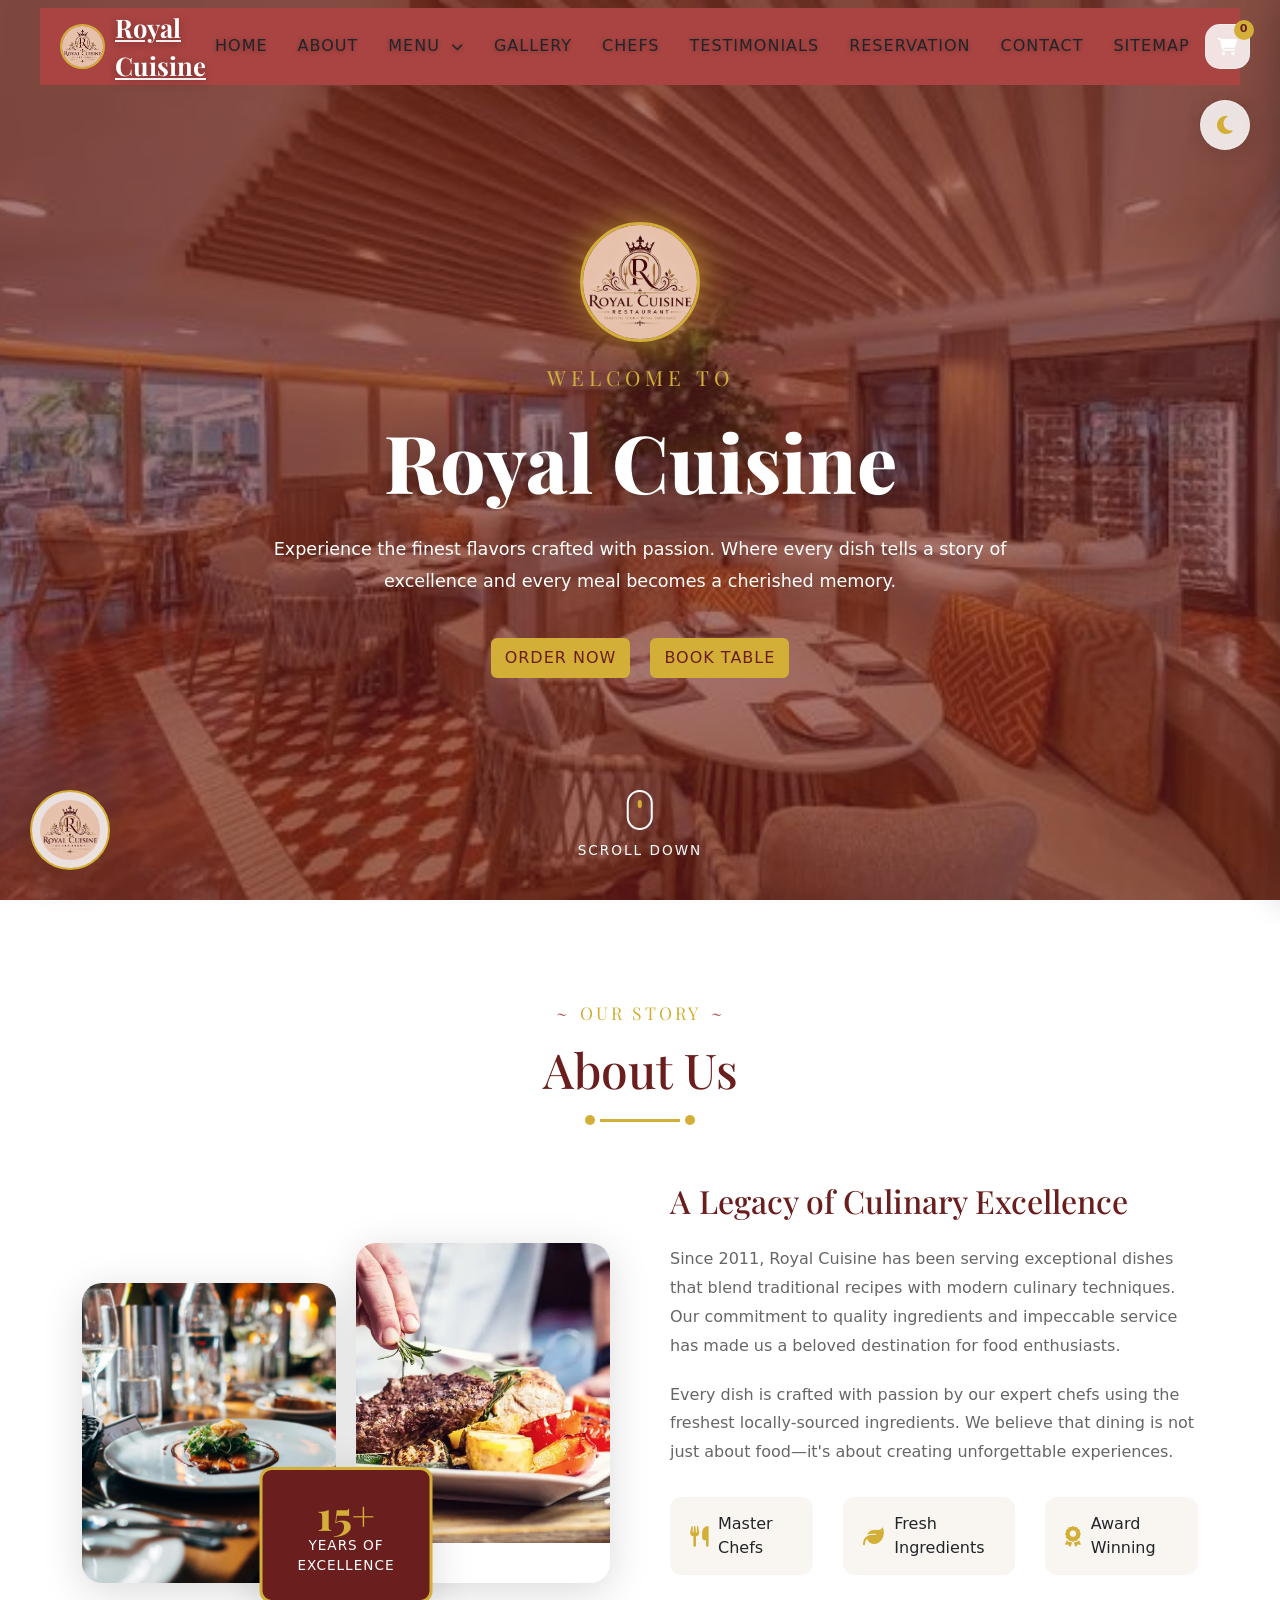
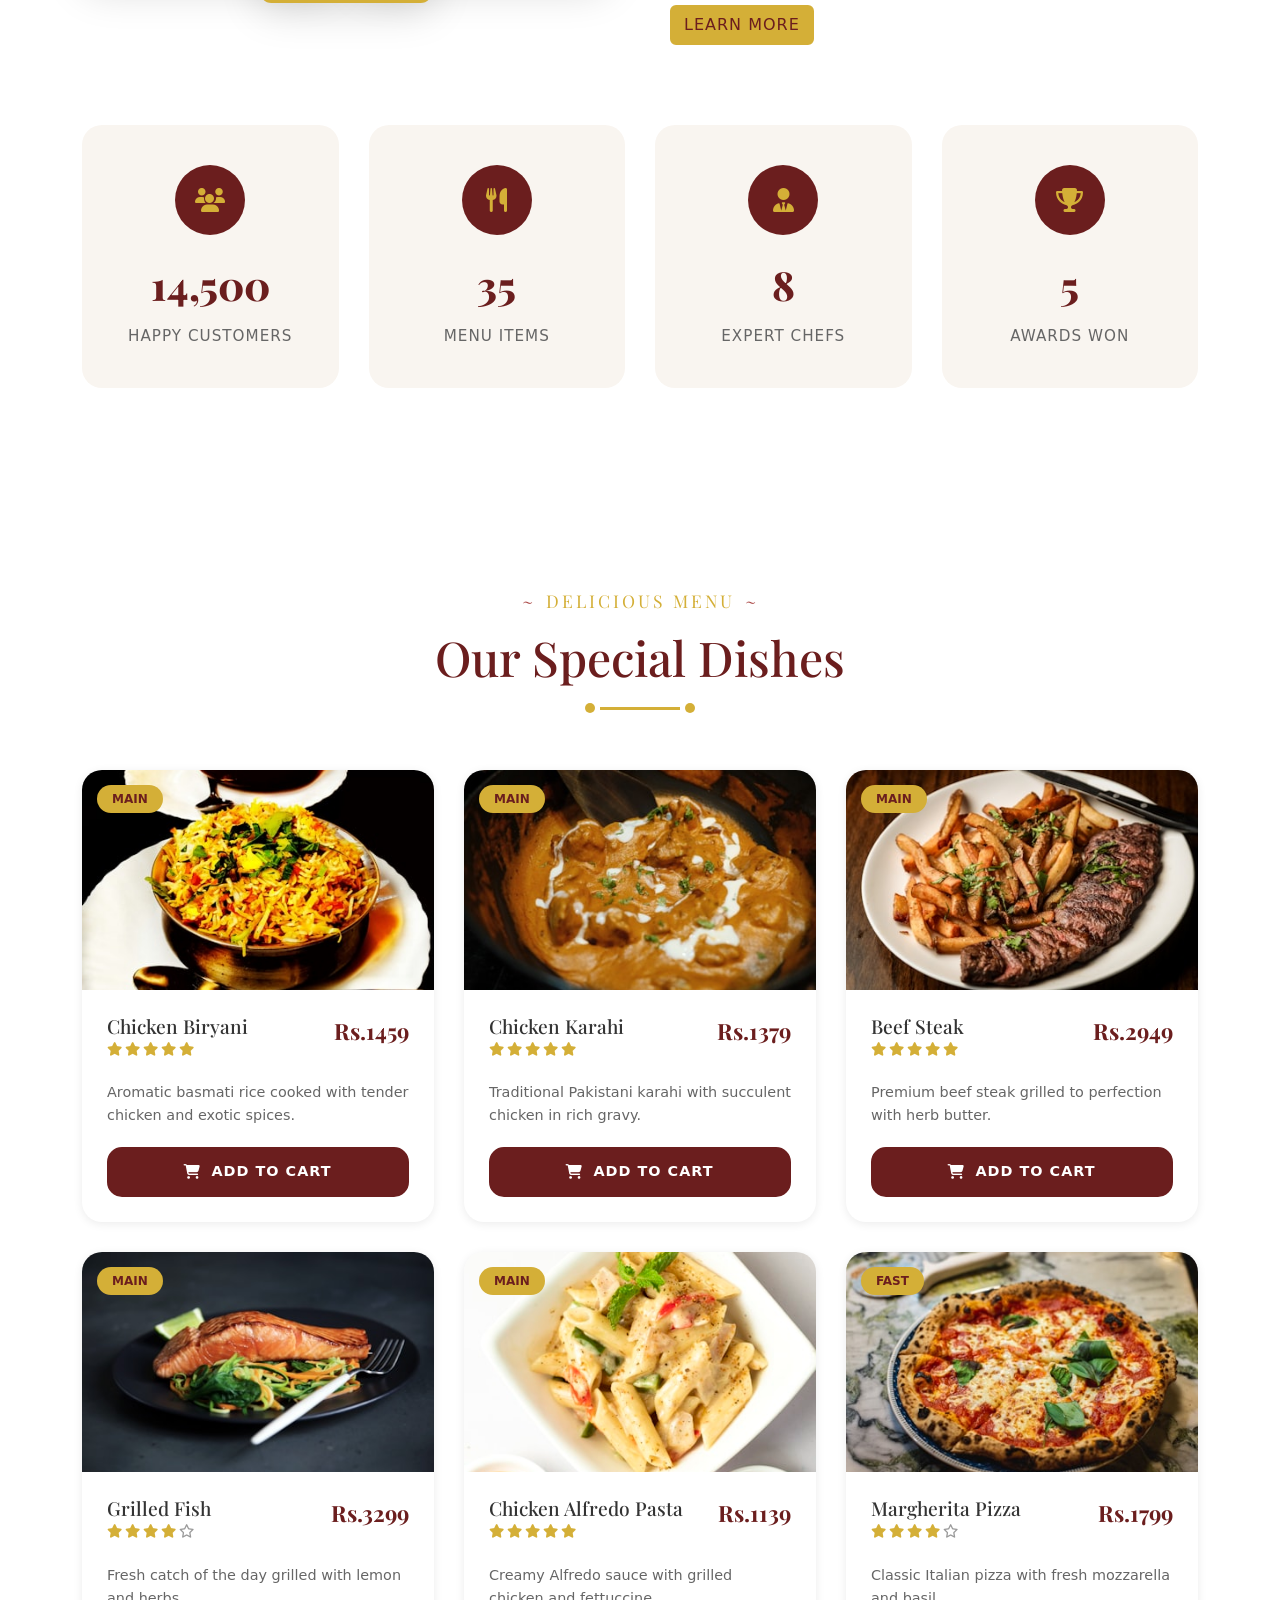
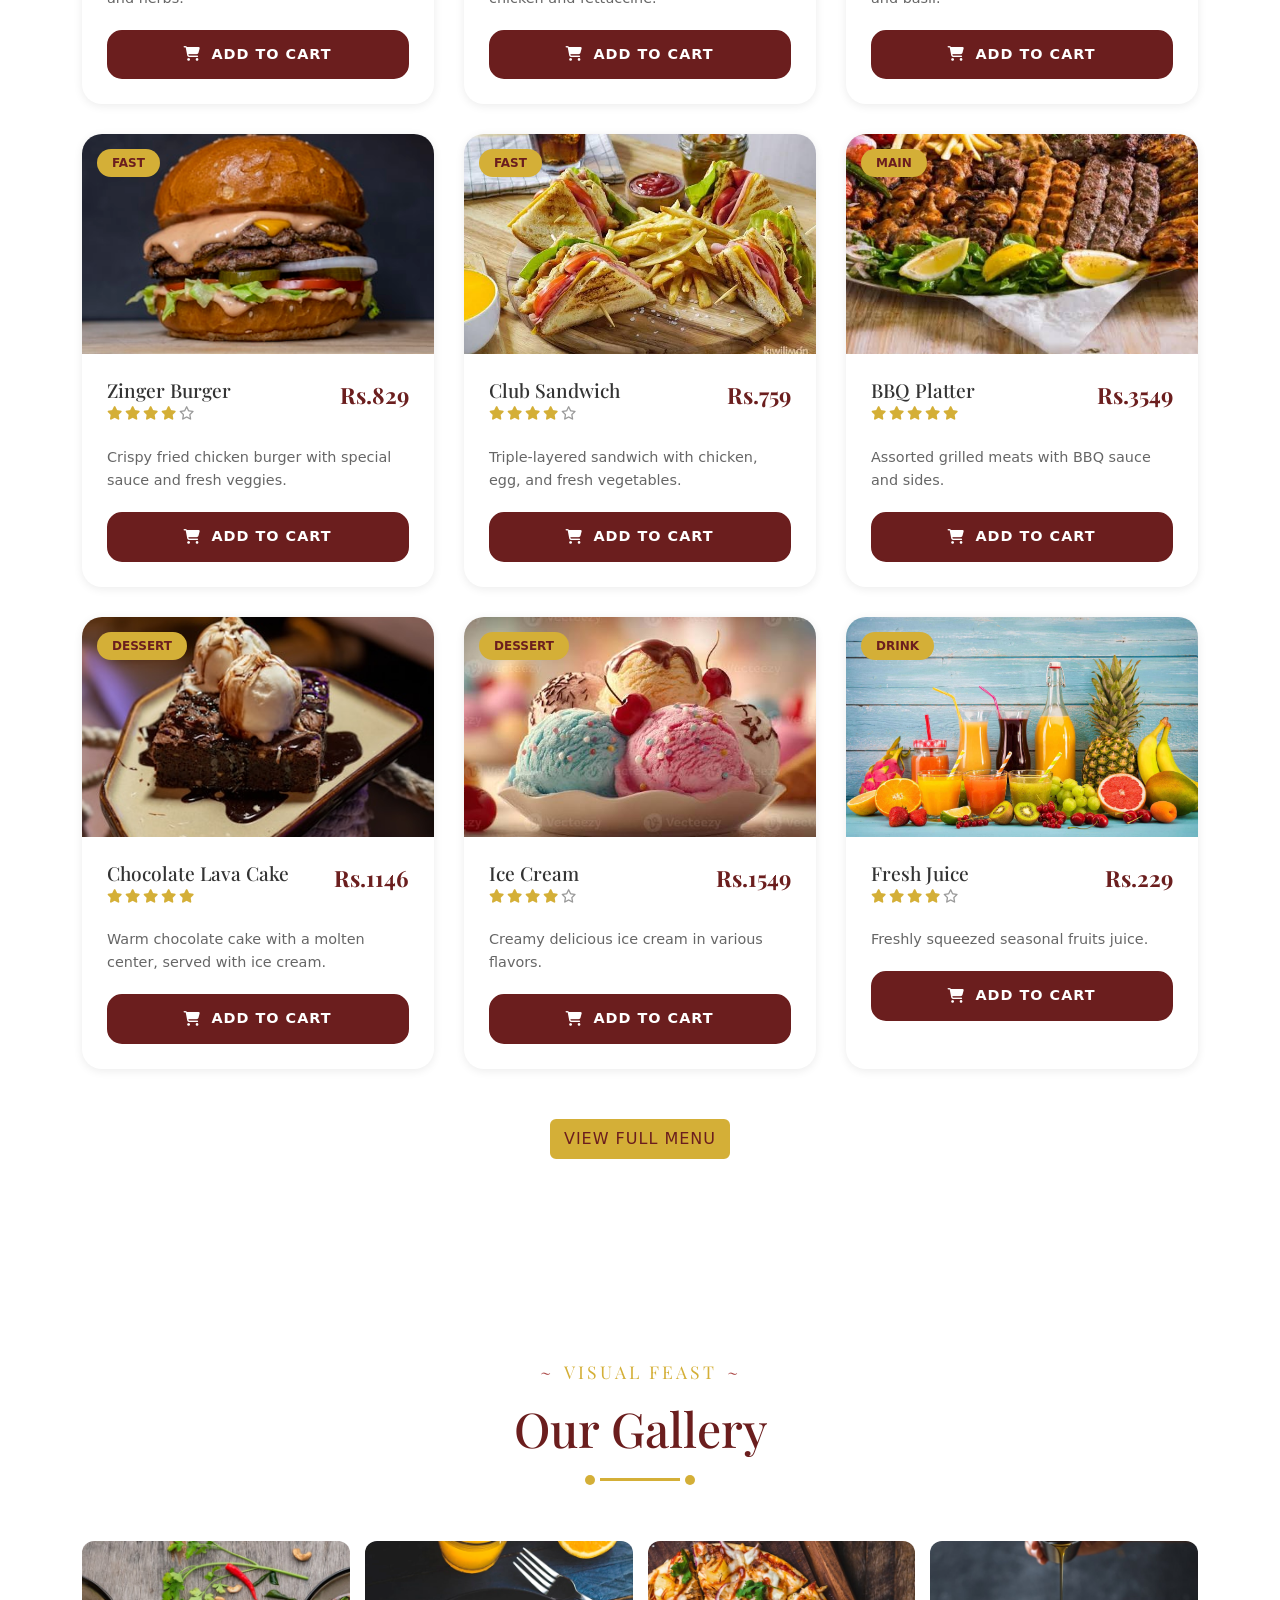
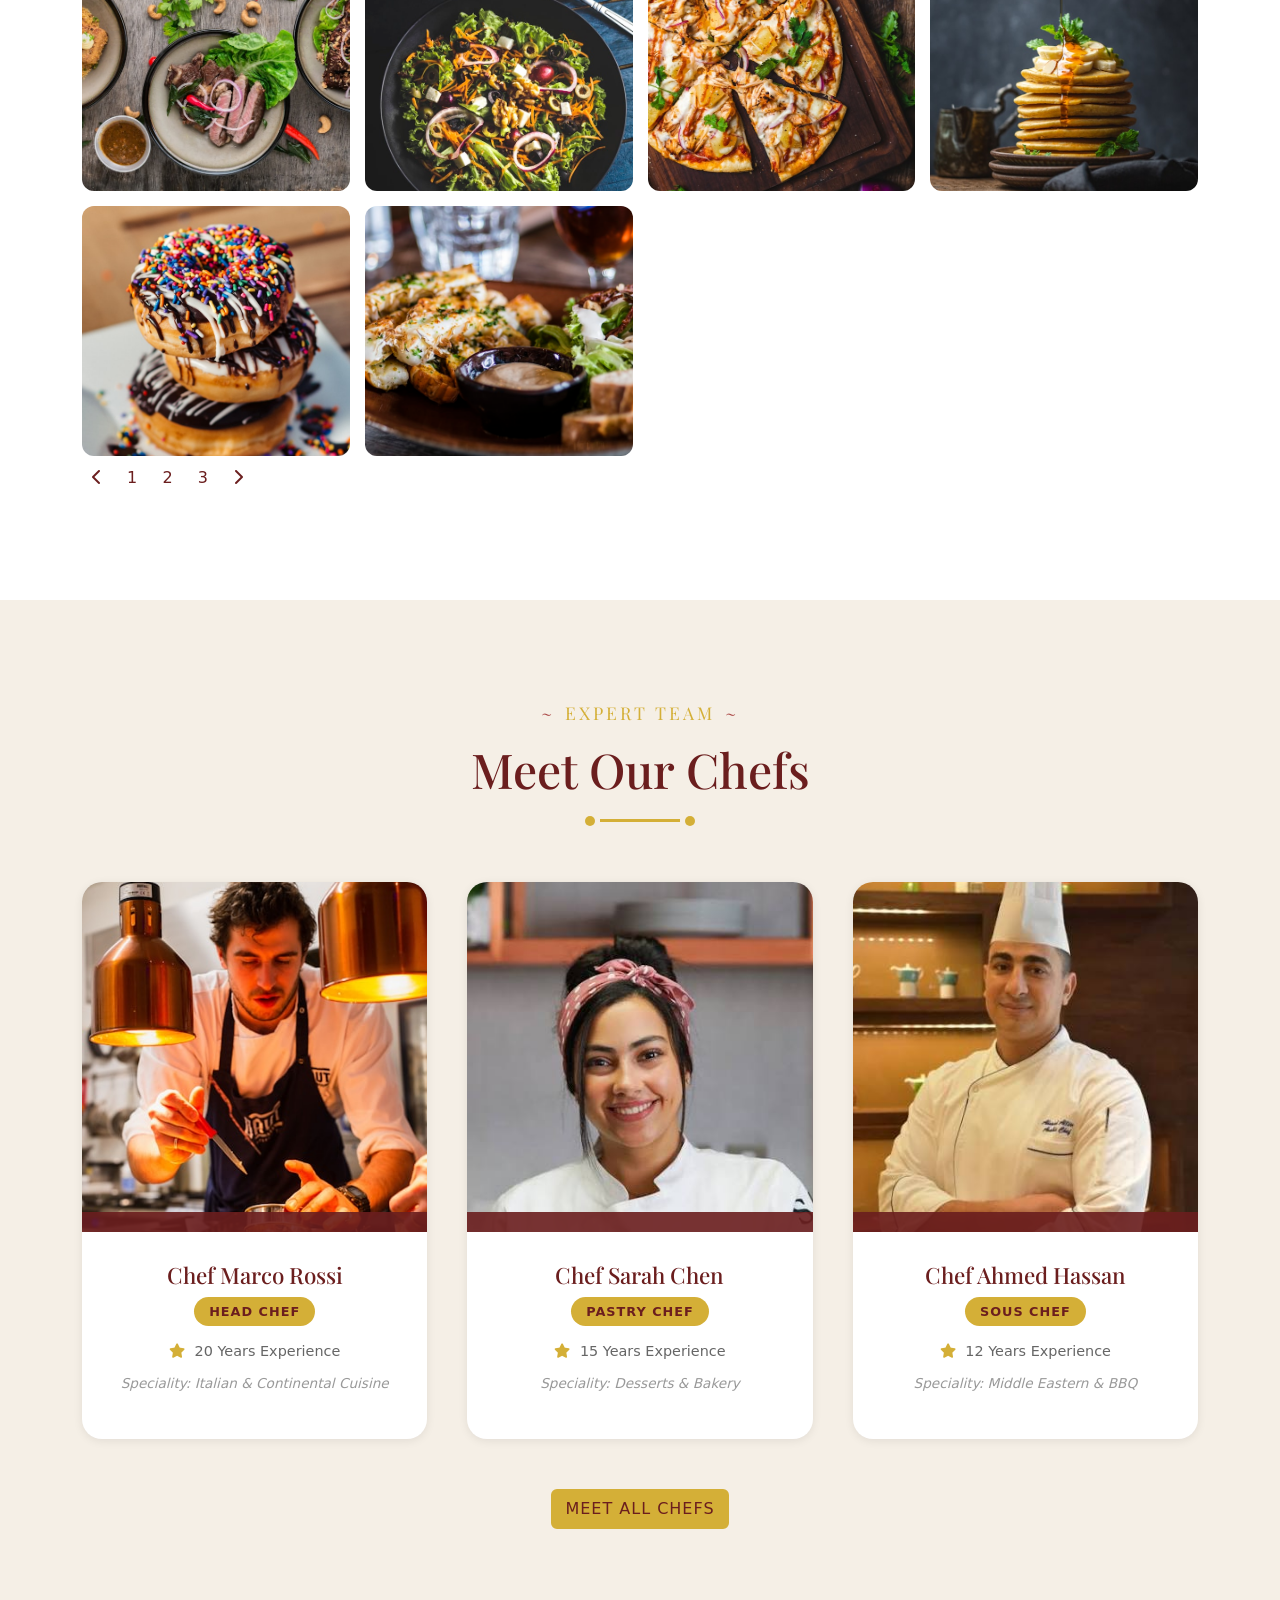
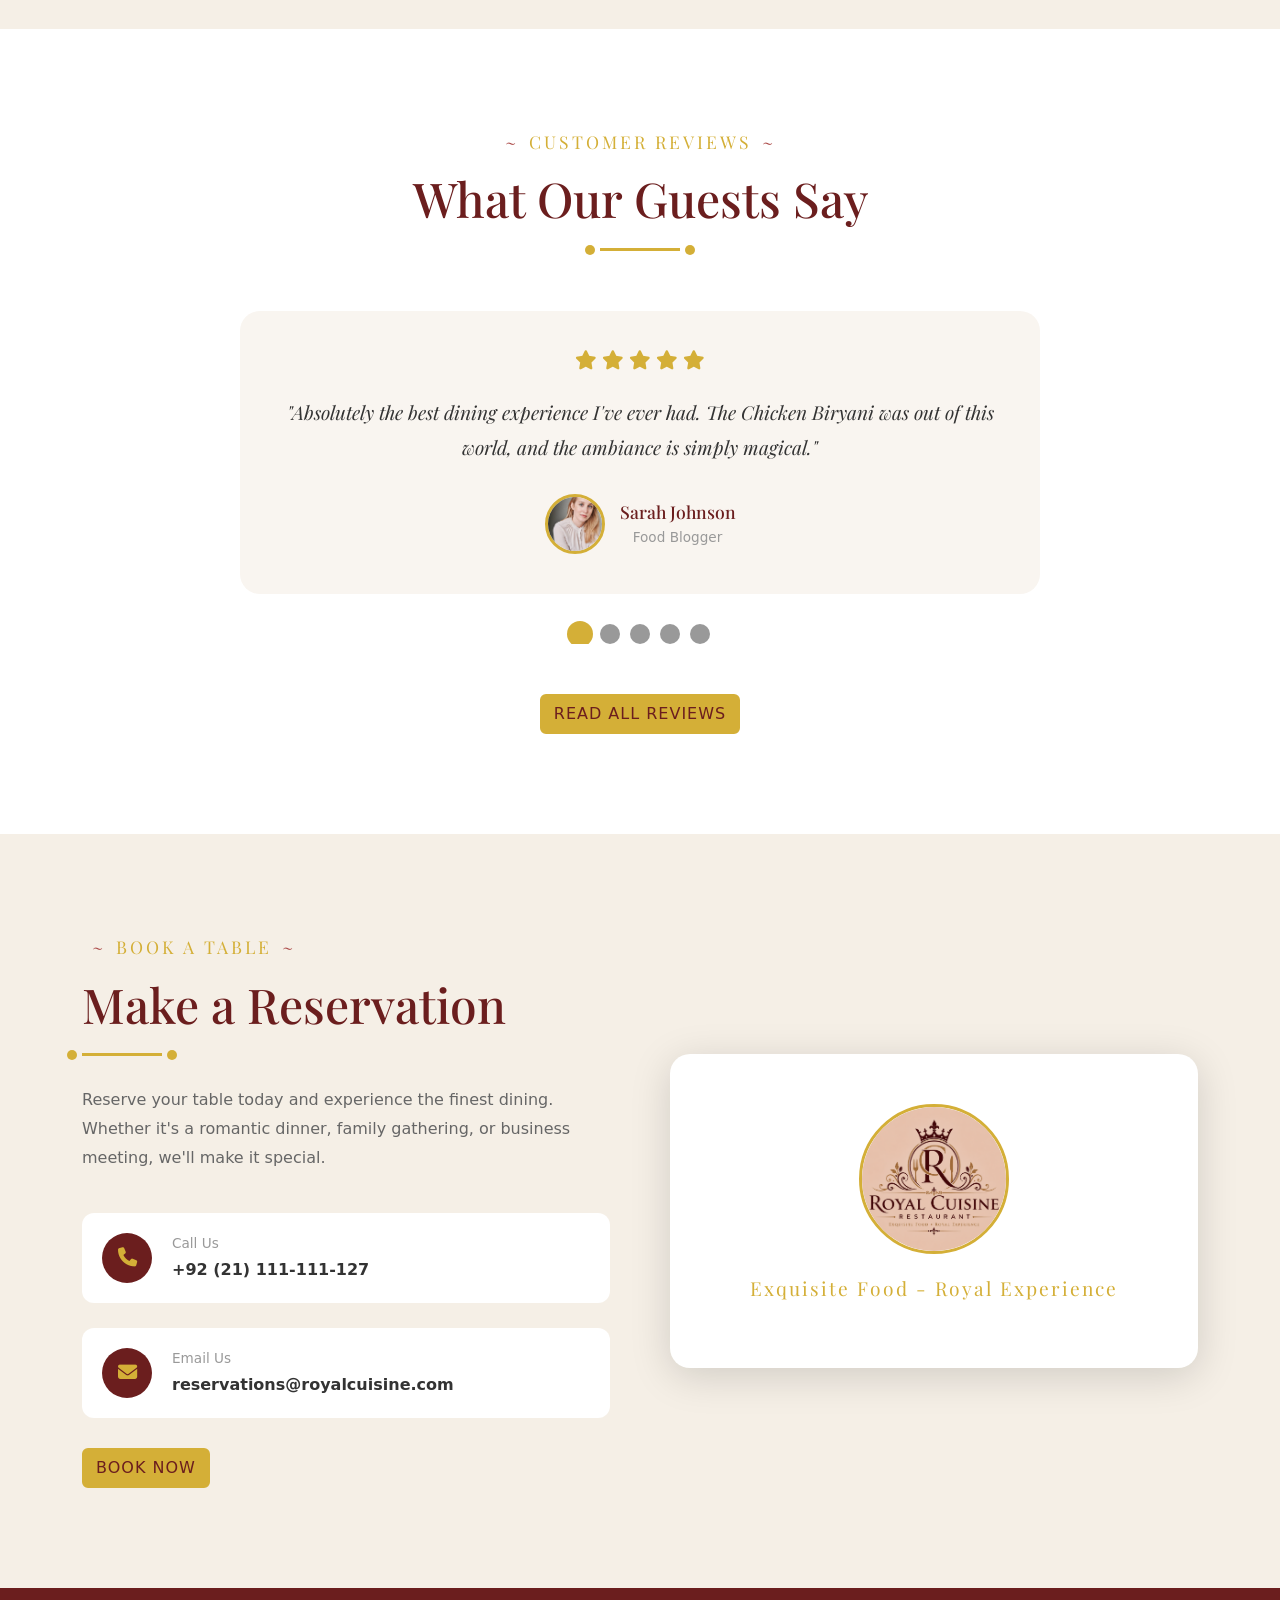
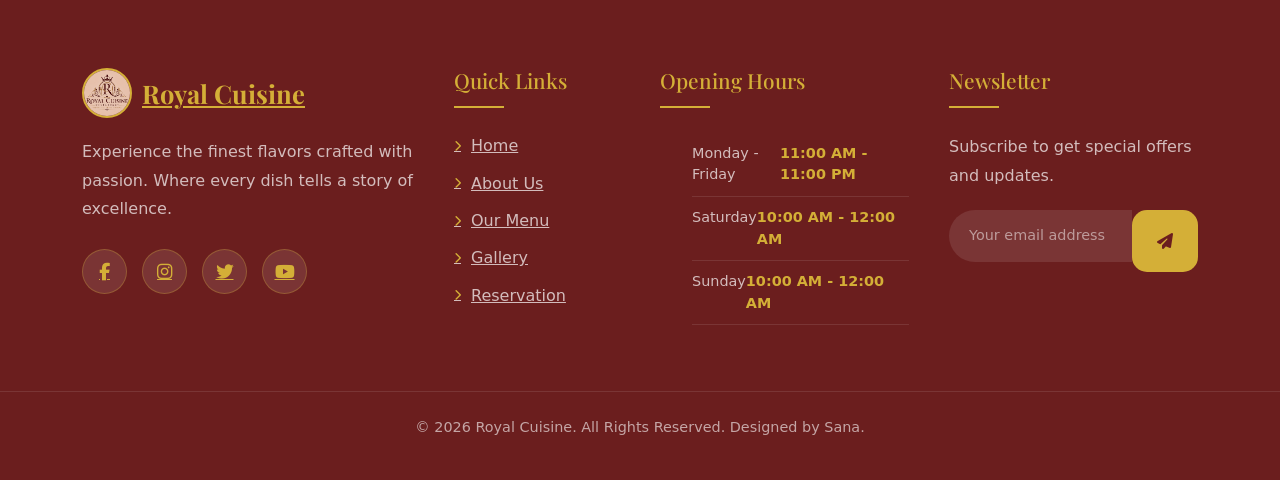
<file: index.html>
<html lang="en">
  <head>
    <meta charset="UTF-8">
    <meta name="viewport" content="width=device-width, initial-scale=1.0">
    <title>Royal Cuisine Restaurant in Clifton Karachi | Fine Dining & Menu</title>
    <meta name="google-site-verification" content="aUrO9_MdHEktl6XEZCIQ7eMukyVHiwr_DQrRZIympH4" />
    <meta name="description" content="Royal Cuisine offers a premium dining experience with delicious food, quality ingredients, and exceptional service.">
<meta name="keywords" content="Royal Cuisine, restaurant, premium dining, delicious food, quality food, restaurant in Pakistan">
<meta name="author" content="Royal Cuisine">
    <link rel="stylesheet" href="css/about.css">
    <link rel="stylesheet" href="css/animations.css">
    <link rel="stylesheet" href="css/buttons.css">
    <link rel="stylesheet" href="css/hero.css">
    <link rel="stylesheet" href="css/navbar.css">
    <link rel="stylesheet" href="css/cards.css">
    <link rel="stylesheet" href="css/menu.css">
    <link rel="stylesheet" href="css/cart.css">
    <link rel="stylesheet" href="css/chefs.css">
    <link rel="stylesheet" href="css/contact.css">
    <link rel="stylesheet" href="css/forms.css">
    <link rel="stylesheet" href="css/gallery.css">
    <link rel="stylesheet" href="css/layout.css">
    <link rel="stylesheet" href="css/notification.css">
    <link rel="stylesheet" href="css/reset.css">
    <link rel="stylesheet" href="css/testimonials.css">
    <link rel="stylesheet" href="css/utilities.css">
    <link rel="stylesheet" href="css/variables.css">
    <link rel="stylesheet" href="css/reservation.css">
    <link rel="stylesheet" href="css/footer.css">
    <link rel="stylesheet" href="css/responsive.css">
    <link rel="preconnect" href="https://fonts.googleapis.com">
    <link rel="preconnect" href="https://fonts.gstatic.com" crossorigin>
    <link
      href="https://fonts.googleapis.com/css2?family=Playfair+Display:wght@400;500;600;700;800&family=Montserrat:wght@300;400;500;600;700&display=swap"
      rel="stylesheet"
    />
    <link
      rel="stylesheet"
      href="https://cdnjs.cloudflare.com/ajax/libs/font-awesome/6.4.0/css/all.min.css"
    />
    <link
      href="https://cdn.jsdelivr.net/npm/bootstrap@5.3.8/dist/css/bootstrap.min.css"
      rel="stylesheet"
      integrity="sha384-sRIl4kxILFvY47J16cr9ZwB07vP4J8+LH7qKQnuqkuIAvNWLzeN8tE5YBujZqJLB"
      crossorigin="anonymous"
    />
  </head>
  <body>
    <!-- Loading Screen -->
    <div class="loading-screen" id="loading-screen">
      <div class="loader">
        <div class="loader-circle"></div>
        <div class="loader-text">Royal Cuisine</div>
      </div>
    </div>

    <!-- Fixed Logo -->
    <div class="fixed-logo" id="fixed-logo">
      <img src="images/royal-logo.png" alt="Royal Cuisine Logo"/>
    </div>

    <!-- Scroll to Top Button -->
    <button class="scroll-top" id="scroll-top">
      <i class="fas fa-arrow-up"></i>
    </button>

    <!-- Dark Mode Toggle -->
    <div class="dark-mode-toggle" id="dark-mode-toggle">
      <i class="fas fa-moon"></i>
    </div>

    <!-- Navigation-->
    <nav class="navbar navbar-expand-lg navbar-dark fixed-top" id="navbar">
      <div class="nav-container">
        <a href="index.html" class="logo">
          <img src="images/royal-logo.png" alt="Royal Cuisine"/>
          <span>Royal Cuisine</span>
        </a>
        <ul class="nav-links" id="nav-links">
          <li><a href="index.html" class="nav-link active">Home</a></li>
          <li><a href="about.html" class="nav-link">About</a></li>
          <li class="dropdown">
            <a href="#" class="nav-link dropdown-toggle">
              Menu <i class="fas fa-chevron-down"></i></a>
            <ul class="dropdown-menu">
              <li><a href="menu.html#main" data-menu="main">Main Course</a></li>
              <li><a href="menu.html#fast" data-menu="fast">Fast Food</a></li>
              <li>
                <a href="menu.html#dessert" data-menu="dessert">Desserts</a>
              </li>
              <li><a href="menu.html#drinks" data-menu="drink">Drinks</a></li>
            </ul>
          </li>
          <li><a href="gallery.html" class="nav-link">Gallery</a></li>
          <li><a href="chefs.html" class="nav-link">Chefs</a></li>
          <li><a href="testimonials.html" class="nav-link">Testimonials</a></li>
          <li><a href="reservation.html" class="nav-link">Reservation</a></li>
          <li><a href="contact.html" class="nav-link">Contact</a></li>
          <li><a href="sitemap.html" class="nav-link">Sitemap</a></li>
        </ul>
        <div class="nav-actions">
          <button class="cart-btn" id="cart-btn">
            <i class="fas fa-shopping-cart"></i>
            <span class="cart-count" id="cart-count">0</span>
          </button>
          <button class="mobile-toggle" id="mobile-toggle">
            <span></span>
            <span></span>
            <span></span>
          </button>
        </div>
      </div>
    </nav>

    <!-- Cart Sidebar -->
    <div class="cart-sidebar" id="cart-sidebar">
      <div class="cart-header">
        <h3>Your Cart</h3>
        <button class="cart-close" id="cart-close">
          <i class="fas fa-times"></i>
        </button>
      </div>
      <div class="cart-items" id="cart-items">
        <div class="cart-empty">
          <i class="fas fa-shopping-basket"></i>
          <p>Your cart is empty</p>
        </div>
      </div>
      <div class="cart-footer">
        <div class="cart-total">
          <span>Total:</span>
          <span id="cart-total-price">Rs0.00</span>
        </div>
        <button id="checkout-btn" class="btn btn-primary btn-full">
          Checkout
        </button>
      </div>
    </div>
    <div class="cart-overlay" id="cart-overlay"></div>

    <!-- Hero Section -->
    <section class="hero" id="home">
      <div class="hero-bg">
        <img src="images/restaurant.jpg" alt="Restaurant Interior" />
      </div>
      <div class="hero-overlay"></div>
      <div class="hero-content">
        <div class="hero-logo">
          <img src="images/royal-logo.png" alt="Royal Cuisine Logo"/>
        </div>
        <div class="hero-subtitle">Welcome to</div>
        <h1 class="hero-title">Royal Cuisine</h1>
        <p class="hero-description">
          Experience the finest flavors crafted with passion. Where every dish
          tells a story of excellence and every meal becomes a cherished memory.
        </p>
        <div class="hero-buttons">
          <a href="menu.html" class="btn btn-primary">Order Now</a>
          <a href="reservation.html" class="btn btn-primary">Book Table</a>
        </div>
      </div>
      <div class="scroll-indicator">
        <div class="mouse">
          <div class="wheel"></div>
        </div>
        <span>Scroll Down</span>
      </div>
    </section>

    <!-- About Preview Section -->
    <section class="about" id="about">
      <div class="container">
        <div class="section-header">
          <span class="section-subtitle">Our Story</span>
          <h2 class="section-title">About Us</h2>
          <div class="section-line"></div>
        </div>
        <div class="about-grid">
          <div class="about-images">
            <div class="about-img about-img-1">
              <img src="images/about1.jpg" alt="Restaurant Interior" />
            </div>
            <div class="about-img about-img-2">
              <img src="images/about2.webp" alt="Fine Dining" />
            </div>
            <div class="experience-badge">
              <span class="exp-number">15+</span>
              <span class="exp-text">Years of<br />Excellence</span>
            </div>
          </div>
          <div class="about-content">
            <h3>A Legacy of Culinary Excellence</h3>
            <p>
              Since 2011, Royal Cuisine has been serving exceptional dishes that
              blend traditional recipes with modern culinary techniques. Our
              commitment to quality ingredients and impeccable service has made
              us a beloved destination for food enthusiasts.
            </p>
            <p>
              Every dish is crafted with passion by our expert chefs using the
              freshest locally-sourced ingredients. We believe that dining is
              not just about food—it's about creating unforgettable experiences.
            </p>
            <div class="about-features">
              <div class="feature">
                <i class="fas fa-utensils"></i>
                <span>Master Chefs</span>
              </div>
              <div class="feature">
                <i class="fas fa-leaf"></i>
                <span>Fresh Ingredients</span>
              </div>
              <div class="feature">
                <i class="fas fa-award"></i>
                <span>Award Winning</span>
              </div>
            </div>
            <a href="about.html" class="btn btn-primary">Learn More</a>
          </div>
        </div>
        <div class="stats-grid">
          <div class="stat-item">
            <div class="stat-icon"><i class="fas fa-users"></i></div>
            <div class="stat-number" data-target="50000">0</div>
            <div class="stat-label">Happy Customers</div>
          </div>
          <div class="stat-item">
            <div class="stat-icon"><i class="fas fa-utensils"></i></div>
            <div class="stat-number" data-target="120">0</div>
            <div class="stat-label">Menu Items</div>
          </div>
          <div class="stat-item">
            <div class="stat-icon"><i class="fas fa-user-tie"></i></div>
            <div class="stat-number" data-target="25">0</div>
            <div class="stat-label">Expert Chefs</div>
          </div>
          <div class="stat-item">
            <div class="stat-icon"><i class="fas fa-trophy"></i></div>
            <div class="stat-number" data-target="15">0</div>
            <div class="stat-label">Awards Won</div>
          </div>
        </div>
      </div>
    </section>

    <!-- Special Dishes Preview -->
    <section class="menu-preview" id="menu">
      <div class="container">
        <div class="section-header">
          <span class="section-subtitle">Delicious Menu</span>
          <h2 class="section-title">Our Special Dishes</h2>
          <div class="section-line"></div>
        </div>
        <div class="menu-grid" id="menu-grid">
          <!-- Menu items rendered by JS -->
        </div>
        <div class="text-center" style="margin-top: 50px">
          <a href="menu.html" class="btn btn-primary">View Full Menu</a>
        </div>
      </div>
    </section>

    <!-- Gallery Section -->
    <section class="gallery" id="gallery">
      <div class="container">
        <div class="section-header">
          <span class="section-subtitle">Visual Feast</span>
          <h2 class="section-title">Our Gallery</h2>
          <div class="section-line"></div>
        </div>

        <div class="gallery-grid">
          <!-- 1 -->
          <div class="gallery-item">
            <img src="images/gallery1.jpg" alt="Variety of Dishes" />
            <div class="gallery-overlay">
              <i class="fas fa-search-plus"></i>
            </div>
          </div>

          <!-- 2 -->
          <div class="gallery-item">
            <img src="images/gallery2.jpg" alt="Salad" /><span class="new-badge"
              >new</span
            >
            <div class="gallery-overlay">
              <i class="fas fa-search-plus"></i>
            </div>
          </div>

          <!-- 3 -->
          <div class="gallery-item">
            <img src="images/gallery3.jpg" alt="Italian Pizza" />
            <div class="gallery-overlay">
              <i class="fas fa-search-plus"></i>
            </div>
          </div>

          <!-- 4 -->
          <div class="gallery-item">
            <img src="images/gallery4.jpg" alt="stack of Pancakes" />
            <div class="gallery-overlay">
              <i class="fas fa-search-plus"></i>
            </div>
          </div>

          <!-- 5 -->
          <div class="gallery-item">
            <img src="images/gallery5.jpg" alt="Donuts" />
            <div class="gallery-overlay">
              <i class="fas fa-search-plus"></i>
            </div>
          </div>

          <!-- 6 -->
          <div class="gallery-item">
            <img
              src="images/gallery6.jpg"
              alt="Slices of crusty artisan bread"
            />
            <div class="gallery-overlay">
              <i class="fas fa-search-plus"></i>
            </div>
          </div>

          <!-- 7 -->
          <div class="gallery-item">
            <img src="images/gallery7.jpg" alt="French toast" />
            <div class="gallery-overlay">
              <i class="fas fa-search-plus"></i>
            </div>
          </div>

          <!-- 8 -->
          <div class="gallery-item">
            <img src="images/gallery8.jpg" alt=" Toast with egg" />
            <div class="gallery-overlay">
              <i class="fas fa-search-plus"></i>
            </div>
          </div>

          <!-- 9 -->
          <div class="gallery-item">
            <img src="images/margherita pizza.jpg" alt="Pizza" />
            <div class="gallery-overlay">
              <i class="fas fa-search-plus"></i>
            </div>
          </div>

          <!-- 10 -->
          <div class="gallery-item">
            <img src="images/images10.jpg" alt="Couscous" />
            <div class="gallery-overlay">
              <i class="fas fa-search-plus"></i>
            </div>
          </div>

          <!-- 11 -->
          <div class="gallery-item">
            <img src="images/images11.jpg" alt="BBQ Platter" />
            <div class="gallery-overlay">
              <i class="fas fa-search-plus"></i>
            </div>
          </div>

          <!-- 12 -->
          <div class="gallery-item">
            <img src="images/images12.jpg" alt=" Shahi Handi" />
            <div class="gallery-overlay">
              <i class="fas fa-search-plus"></i>
            </div>
          </div>

          <!-- 13 -->
          <div class="gallery-item">
            <img src="images/soups.jpg" alt="soup"/>
            <div class="gallery-overlay">
              <i class="fas fa-search-plus"></i>
            </div>
          </div>

          <!-- 14 -->
          <div class="gallery-item">
            <img src="images/signature icecream delight.jpg" alt="Ice Cream" />
            <div class="gallery-overlay">
              <i class="fas fa-search-plus"></i>
            </div>
          </div>

          <!-- 15 -->
          <div class="gallery-item">
            <img src="images/images15.jpg" alt="Cocktail" />
            <div class="gallery-overlay">
              <i class="fas fa-search-plus"></i>
            </div>
          </div>

          <!-- 16 -->
          <div class="gallery-item">
            <img src="images/images16.jpg" alt="Coffee" />
            <div class="gallery-overlay">
              <i class="fas fa-search-plus"></i>
            </div>
          </div>

          <!-- 17 -->
          <div class="gallery-item">
            <img src="images/images17.jpg" alt="Cakes" />
            <div class="gallery-overlay">
              <i class="fas fa-search-plus"></i>
            </div>
          </div>

          <!-- 18 -->
          <div class="gallery-item">
            <img src="images/images18.jpg" alt="Sweets" />
            <div class="gallery-overlay">
              <i class="fas fa-search-plus"></i>
            </div>
          </div>
        </div>

        <!-- Pagination -->

        <div class="gallery-pagination">
          <button id="prevPage" class="page-btn">
            <i class="fas fa-chevron-left"></i>
          </button>

          <button class="page-btn active" data-page="1">1</button>
          <button class="page-btn" data-page="2">2</button>
          <button class="page-btn" data-page="3">3</button>

          <button id="nextPage" class="page-btn">
            <i class="fas fa-chevron-right"></i>
          </button>
        </div>
      </div>
    </section>

    <!-- Chefs Preview -->
    <section class="chefs" id="chefs">
      <div class="container">
        <div class="section-header">
          <span class="section-subtitle">Expert Team</span>
          <h2 class="section-title">Meet Our Chefs</h2>
          <div class="section-line"></div>
        </div>
        <div class="chefs-grid">
          <div class="chef-card">
            <div class="chef-img">
              <img src="images/marco.jpg" alt="Chef Marco" />
              <div class="chef-social">
                <a href="#"><i class="fab fa-facebook-f"></i></a>
                <a href="#"><i class="fab fa-instagram"></i></a>
                <a href="#"><i class="fab fa-twitter"></i></a>
              </div>
            </div>
            <div class="chef-info">
              <h3>Chef Marco Rossi</h3>
              <span class="chef-role">Head Chef</span>
              <p class="chef-exp">
                <i class="fas fa-star"></i> 20 Years Experience
              </p>
              <p class="chef-specialty">
                Speciality: Italian & Continental Cuisine
              </p>
            </div>
          </div>
          <div class="chef-card">
            <div class="chef-img">
              <img src="images/chef sarah.jpg" alt="Chef Sarah" />
              <div class="chef-social">
                <a href="#"><i class="fab fa-facebook-f"></i></a>
                <a href="#"><i class="fab fa-instagram"></i></a>
                <a href="#"><i class="fab fa-twitter"></i></a>
              </div>
            </div>
            <div class="chef-info">
              <h3>Chef Sarah Chen</h3>
              <span class="chef-role">Pastry Chef</span>
              <p class="chef-exp">
                <i class="fas fa-star"></i> 15 Years Experience
              </p>
              <p class="chef-specialty">Speciality: Desserts & Bakery</p>
            </div>
          </div>
          <div class="chef-card">
            <div class="chef-img">
              <img src="images/chef ahmed.jpg" alt="Chef Ahmed" />
              <div class="chef-social">
                <a href="#"><i class="fab fa-facebook-f"></i></a>
                <a href="#"><i class="fab fa-instagram"></i></a>
                <a href="#"><i class="fab fa-twitter"></i></a>
              </div>
            </div>
            <div class="chef-info">
              <h3>Chef Ahmed Hassan</h3>
              <span class="chef-role">Sous Chef</span>
              <p class="chef-exp">
                <i class="fas fa-star"></i> 12 Years Experience
              </p>
              <p class="chef-specialty">Speciality: Middle Eastern & BBQ</p>
            </div>
          </div>
        </div>
        <div class="text-center" style="margin-top: 50px">
          <a href="chefs.html" class="btn btn-primary">Meet All Chefs</a>
        </div>
      </div>
    </section>

    <!-- Testimonials Preview -->
    <section class="testimonials" id="testimonials">
      <div class="container">
        <div class="section-header">
          <span class="section-subtitle">Customer Reviews</span>
          <h2 class="section-title">What Our Guests Say</h2>
          <div class="section-line"></div>
        </div>
        <div class="testimonials-slider" id="testimonials-slider">
          <div class="testimonials-track" id="testimonials-track">
            <div class="testimonial-card">
              <div class="testimonial-rating">
                <i class="fas fa-star"></i><i class="fas fa-star"></i
                ><i class="fas fa-star"></i><i class="fas fa-star"></i
                ><i class="fas fa-star"></i>
              </div>
              <p class="testimonial-text">
                "Absolutely the best dining experience I've ever had. The
                Chicken Biryani was out of this world, and the ambiance is
                simply magical."
              </p>
              <div class="testimonial-author">
                <img src="images/testimonial1.jpg" alt="Sarah Johnson" />
                <div>
                  <h4>Sarah Johnson</h4>
                  <span>Food Blogger</span>
                </div>
              </div>
            </div>
            <div class="testimonial-card">
              <div class="testimonial-rating">
                <i class="fas fa-star"></i><i class="fas fa-star"></i
                ><i class="fas fa-star"></i><i class="fas fa-star"></i
                ><i class="fas fa-star"></i>
              </div>
              <p class="testimonial-text">
                "The attention to detail in every dish is remarkable. The
                Chocolate Lava Cake is a dessert lover's dream come true!"
              </p>
              <div class="testimonial-author">
                <img src="images/tesimonial2.jpg" alt="Michael Brown" />
                <div>
                  <h4>Michael Brown</h4>
                  <span>Restaurant Critic</span>
                </div>
              </div>
            </div>
            <div class="testimonial-card">
              <div class="testimonial-rating">
                <i class="fas fa-star"></i><i class="fas fa-star"></i
                ><i class="fas fa-star"></i><i class="fas fa-star"></i
                ><i class="fas fa-star-half-alt"></i>
              </div>
              <p class="testimonial-text">
                "Celebrated our anniversary here and it was unforgettable. The
                staff made us feel so special, and the Beef Steak was cooked to
                perfection."
              </p>
              <div class="testimonial-author">
                <img src="images/testimonial3.webp" alt="Emily Davis" />
                <div>
                  <h4>Emily Davis</h4>
                  <span>Regular Customer</span>
                </div>
              </div>
            </div>
            <div class="testimonial-card">
              <div class="testimonial-rating">
                <i class="fas fa-star"></i><i class="fas fa-star"></i
                ><i class="fas fa-star"></i><i class="fas fa-star"></i
                ><i class="fas fa-star"></i>
              </div>
              <p class="testimonial-text">
                "As a chef myself, I have high standards. Royal Cuisine exceeded
                all my expectations. The fusion of flavors is truly innovative."
              </p>
              <div class="testimonial-author">
                <img src="images/testimonial4.jpg" alt="David Wilson" />
                <div>
                  <h4>David Wilson</h4>
                  <span>Professional Chef</span>
                </div>
              </div>
            </div>
            <div class="testimonial-card">
              <div class="testimonial-rating">
                <i class="fas fa-star"></i><i class="fas fa-star"></i
                ><i class="fas fa-star"></i><i class="fas fa-star"></i
                ><i class="fas fa-star"></i>
              </div>
              <p class="testimonial-text">
                "The BBQ Platter is legendary! Perfectly smoked meats with
                amazing sides. The service is impeccable and the atmosphere is
                warm."
              </p>
              <div class="testimonial-author">
                <img src="images/testimonials5.jpg" alt="James Miller" />
                <div>
                  <h4>James Miller</h4>
                  <span>Business Owner</span>
                </div>
              </div>
            </div>
          </div>
          <div class="testimonial-dots" id="testimonial-dots"></div>
        </div>
        <div class="text-center" style="margin-top: 50px">
          <a href="testimonials.html" class="btn btn-primary"
            >Read All Reviews</a
          >
        </div>
      </div>
    </section>

    <!-- Reservation CTA -->
    <section class="reservation-cta" id="reservation">
      <div class="container">
        <div class="reservation-wrapper">
          <div class="reservation-info">
            <span class="section-subtitle">Book a Table</span>
            <h2 class="section-title">Make a Reservation</h2>
            <div class="section-line"></div>
            <p>
              Reserve your table today and experience the finest dining. Whether
              it's a romantic dinner, family gathering, or business meeting,
              we'll make it special.
            </p>
            <div class="reservation-contact">
              <div class="res-contact-item">
                <i class="fas fa-phone"></i>
                <div>
                  <span>Call Us</span><strong>+92 (21) 111-111-127</strong>
                </div>
              </div>
              <div class="res-contact-item">
                <i class="fas fa-envelope"></i>
                <div>
                  <span>Email Us</span
                  ><strong>reservations@royalcuisine.com</strong>
                </div>
              </div>
            </div>
            <a href="reservation.html" class="btn btn-primary">Book Now</a>
          </div>
          <div class="reservation-form-wrapper">
            <div class="reservation-logo">
              <img src="images/royal-logo.png" alt="Royal Cuisine" />
            </div>
            <p class="reservation-tagline">Exquisite Food - Royal Experience</p>
          </div>
        </div>
      </div>
    </section>

    <!-- Footer -->
    <footer class="footer">
      <div class="footer-top">
        <div class="container">
          <div class="footer-grid">
            <div class="footer-brand">
              <a href="index.html" class="footer-logo">
                <img src="images/royal-logo.png" alt="Royal Cuisine" />
                <span>Royal Cuisine</span>
              </a>
              <p>
                Experience the finest flavors crafted with passion. Where every
                dish tells a story of excellence.
              </p>
              <div class="footer-social">
                <a href="#"><i class="fab fa-facebook-f"></i></a>
                <a href="#"><i class="fab fa-instagram"></i></a>
                <a href="#"><i class="fab fa-twitter"></i></a>
                <a href="#"><i class="fab fa-youtube"></i></a>
              </div>
            </div>
            <div class="footer-links">
              <h3>Quick Links</h3>
              <ul>
                <li><a href="index.html">Home</a></li>
                <li><a href="about.html">About Us</a></li>
                <li><a href="menu.html">Our Menu</a></li>
                <li><a href="gallery.html">Gallery</a></li>
                <li><a href="reservation.html">Reservation</a></li>
              </ul>
            </div>
            <div class="footer-hours">
              <h3>Opening Hours</h3>
              <ul>
                <li>
                  <span>Monday - Friday</span><span>11:00 AM - 11:00 PM</span>
                </li>
                <li><span>Saturday</span><span>10:00 AM - 12:00 AM</span></li>
                <li><span>Sunday</span><span>10:00 AM - 12:00 AM</span></li>
              </ul>
            </div>
            <div class="footer-newsletter">
              <h3>Newsletter</h3>
              <p>Subscribe to get special offers and updates.</p>
              <form class="newsletter-form" id="newsletter-form">
                <input type="email" placeholder="Your email address" required />
                <button type="submit">
                  <i class="fas fa-paper-plane"></i>
                </button>
              </form>
            </div>
          </div>
        </div>
      </div>
      <div class="footer-bottom">
        <div class="container">
          <p>
            &copy; 2026 Royal Cuisine. All Rights Reserved. Designed by Sana.
          </p>
        </div>
      </div>
    </footer>

    <script
      src="https://cdn.jsdelivr.net/npm/bootstrap@5.3.8/dist/js/bootstrap.bundle.min.js"
      integrity="sha384-FKyoEForCGlyvwx9Hj09JcYn3nv7wiPVlz7YYwJrWVcXK/BmnVDxM+D2scQbITxI"
      crossorigin="anonymous"
    ></script>
    <script src="js/helper.js"></script>
    <script src="js/navbar.js"></script>
    <script src="js/gallery.js"></script>
    <script src="js/animations.js"></script>
    <script src="js/scroll.js"></script>
    <script src="js/cart.js"></script>
    <script src="js/theme.js"></script>
    <script src="js/menu.js"></script>
    <script src="js/checkout.js"></script>
    <script src="js/validation.js"></script>
  
  </body>
</html>
</file>
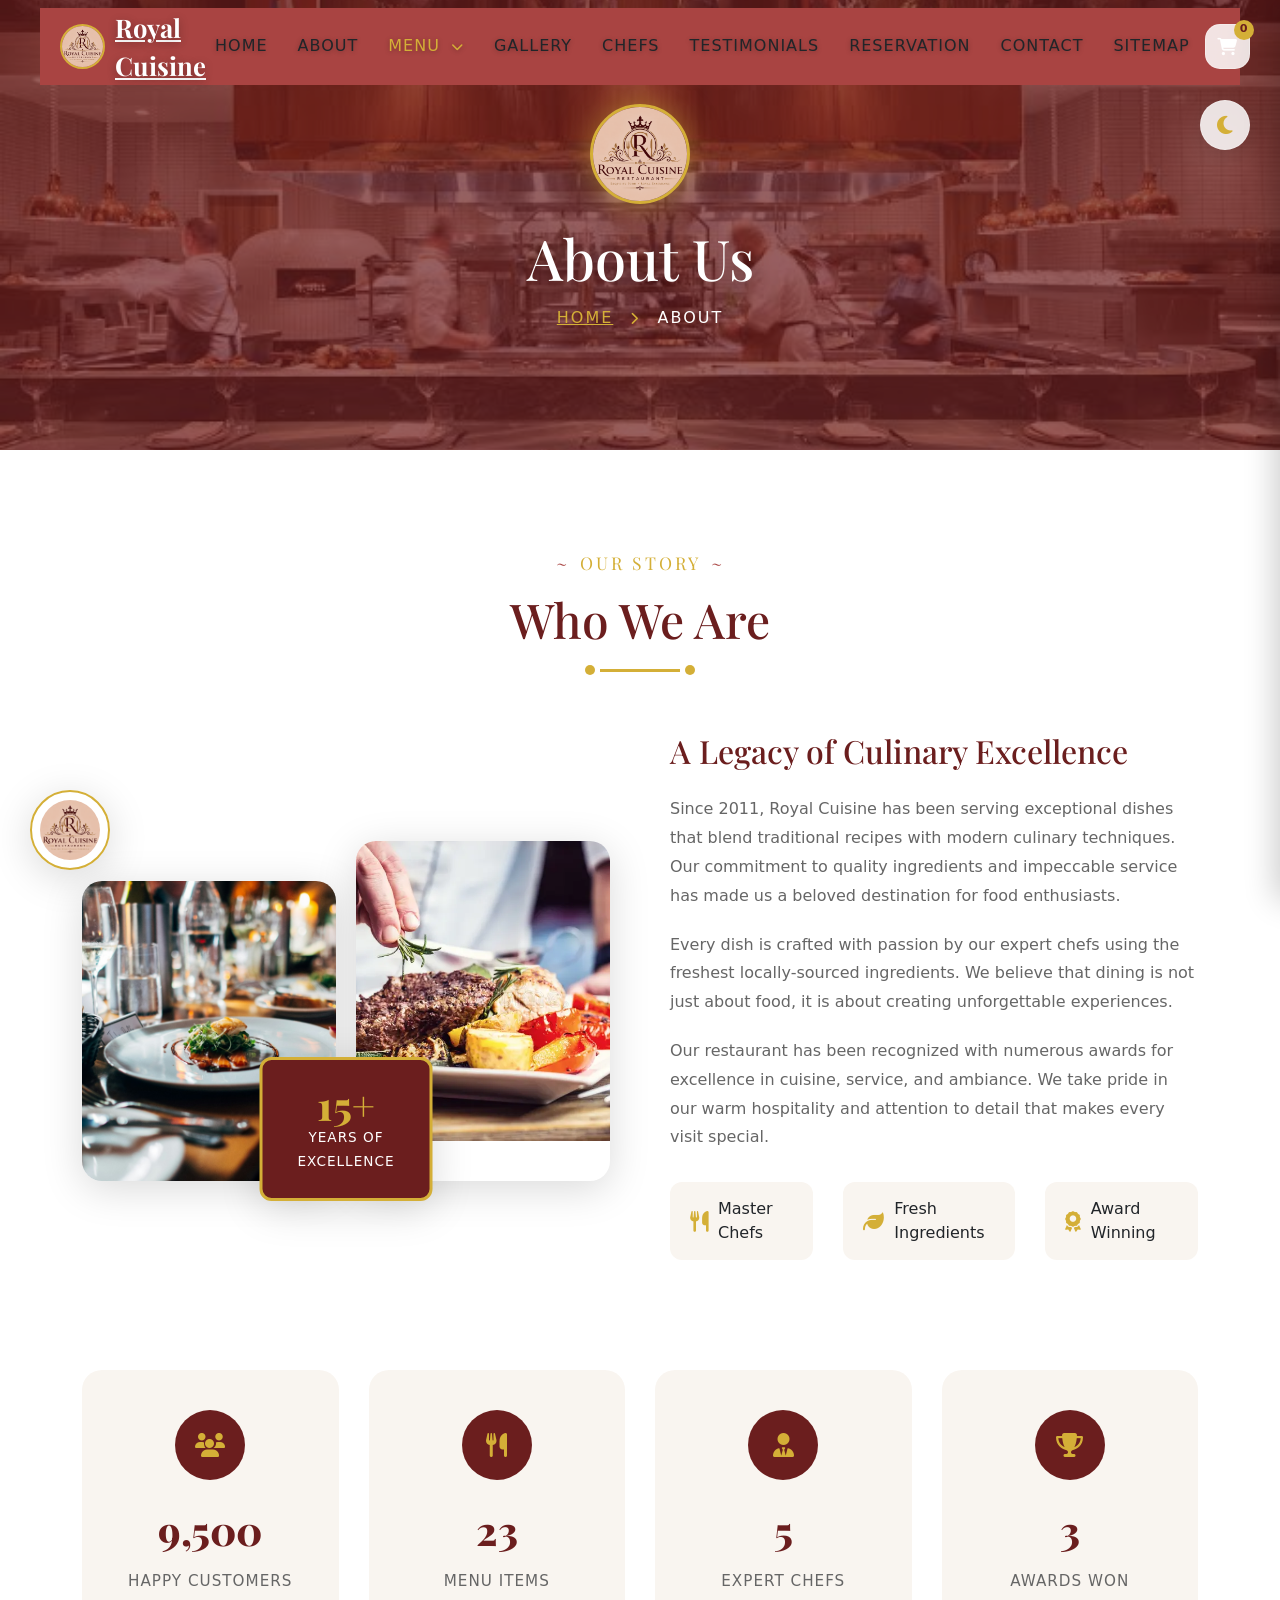
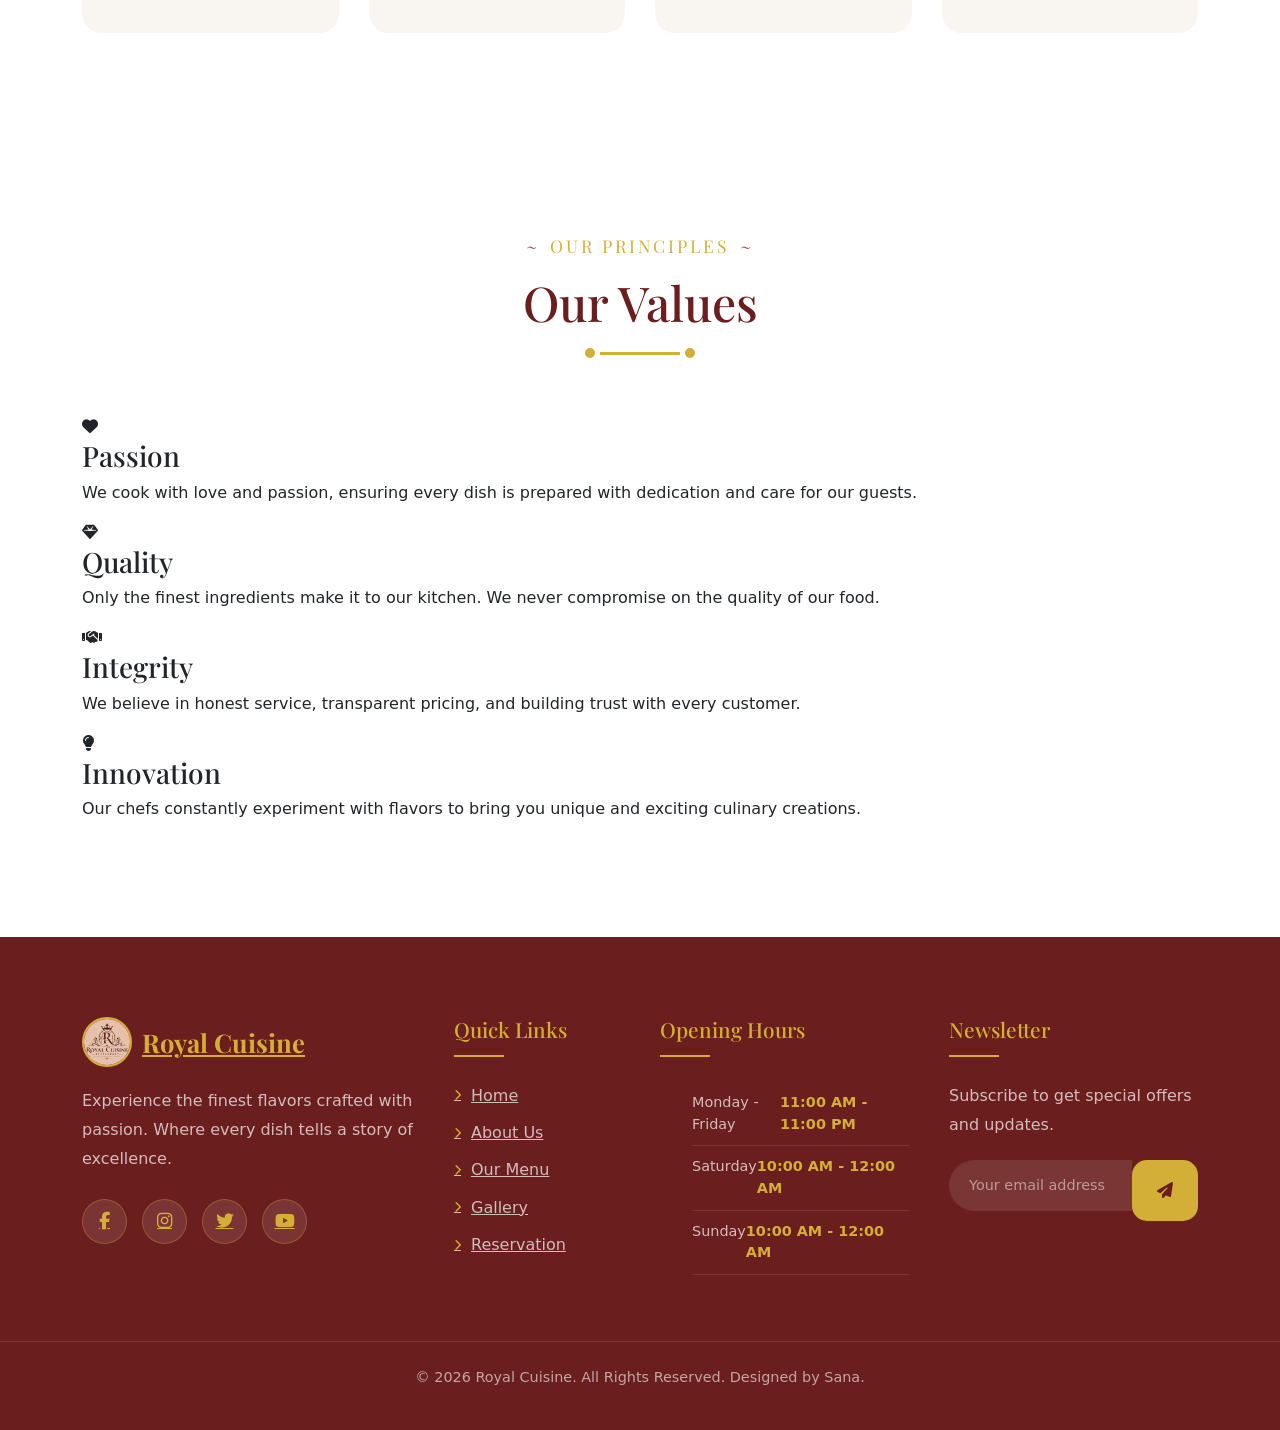
<file: about.html>
<!doctype html>
<html lang="en">
  <head>
    <meta charset="UTF-8" />
    <meta name="viewport" content="width=device-width, initial-scale=1.0" />
    <title>Royal Cuisine - Premium Dining Experience</title>
    <meta name="description" content="Royal Cuisine offers a premium dining experience with delicious food, quality ingredients, and exceptional service.">
<meta name="keywords" content="Royal Cuisine, restaurant, premium dining, delicious food, quality food, restaurant in Pakistan">
<meta name="author" content="Royal Cuisine">
    <link rel="stylesheet" href="css/about.css" />
    <link rel="stylesheet" href="css/animations.css" />
    <link rel="stylesheet" href="css/buttons.css" />
    <link rel="stylesheet" href="css/hero.css" />
    <link rel="stylesheet" href="css/navbar.css" />
    <link rel="stylesheet" href="css/cards.css" />
    <link rel="stylesheet" href="css/menu.css" />
    <link rel="stylesheet" href="css/cart.css" />
    <link rel="stylesheet" href="css/chefs.css" />
    <link rel="stylesheet" href="css/contact.css" />
    <link rel="stylesheet" href="css/forms.css" />
    <link rel="stylesheet" href="css/gallery.css" />
    <link rel="stylesheet" href="css/layout.css" />
    <link rel="stylesheet" href="css/notification.css" />
    <link rel="stylesheet" href="css/reservation.css" />
    <link rel="stylesheet" href="css/reset.css" />
    <link rel="stylesheet" href="css/testimonials.css" />
    <link rel="stylesheet" href="css/utilities.css" />
    <link rel="stylesheet" href="css/variables.css" />
    <link rel="stylesheet" href="css/footer.css" />
    <link rel="stylesheet" href="css/responsive.css" />
    <link rel="preconnect" href="https://fonts.googleapis.com" />
    <link rel="preconnect" href="https://fonts.gstatic.com" crossorigin />
    <link
      href="https://fonts.googleapis.com/css2?family=Playfair+Display:wght@400;500;600;700;800&family=Montserrat:wght@300;400;500;600;700&display=swap"
      rel="stylesheet"
    />
    <link
      rel="stylesheet"
      href="https://cdnjs.cloudflare.com/ajax/libs/font-awesome/6.4.0/css/all.min.css"
    />
    <link
      href="https://cdn.jsdelivr.net/npm/bootstrap@5.3.8/dist/css/bootstrap.min.css"
      rel="stylesheet"
      integrity="sha384-sRIl4kxILFvY47J16cr9ZwB07vP4J8+LH7qKQnuqkuIAvNWLzeN8tE5YBujZqJLB"
      crossorigin="anonymous"
    />
  </head>
  <body>
    <!-- Loading Screen -->
    <div class="loading-screen" id="loading-screen">
      <div class="loader">
        <div class="loader-circle"></div>
        <div class="loader-text">Royal Cuisine</div>
      </div>
    </div>

    <!-- Fixed Logo -->
    <div class="fixed-logo" id="fixed-logo">
      <img src="images/royal-logo.png" alt="Royal Cuisine Logo" />
    </div>

    <!-- Scroll to Top Button -->
    <button class="scroll-top" id="scroll-top">
      <i class="fas fa-arrow-up"></i>
    </button>

    <!-- Dark Mode Toggle -->
    <div class="dark-mode-toggle" id="dark-mode-toggle">
      <i class="fas fa-moon"></i>
    </div>

    <!-- Navigation -->
    <nav class="navbar navbar-expand-lg navbar-dark fixed-top" id="navbar">
      <div class="nav-container">
        <a href="index.html" class="logo">
          <img src="images/royal-logo.png" alt="Royal Cuisine" />
          <span>Royal Cuisine</span>
        </a>
        <ul class="nav-links" id="nav-links">
          <li><a href="index.html" class="nav-link">Home</a></li>
          <li><a href="about.html" class="nav-link active">About</a></li>
          <li class="dropdown">
            <a href="#" class="nav-link dropdown-toggle">
              Menu <i class="fas fa-chevron-down"></i>
            </a>
            <ul class="dropdown-menu">
              <li><a href="menu.html#main" data-menu="main">Main Course</a></li>
              <li><a href="menu.html#fast" data-menu="fast">Fast Food</a></li>
              <li>
                <a href="menu.html#dessert" data-menu="dessert">Desserts</a>
              </li>
              <li><a href="menu.html#drinks" data-menu="drink">Drinks</a></li>
            </ul>
          </li>
          <li><a href="gallery.html" class="nav-link">Gallery</a></li>
          <li><a href="chefs.html" class="nav-link">Chefs</a></li>
          <li><a href="testimonials.html" class="nav-link">Testimonials</a></li>
          <li><a href="reservation.html" class="nav-link">Reservation</a></li>
          <li><a href="contact.html" class="nav-link">Contact</a></li>
          <li><a href="sitemap.html" class="nav-link">Sitemap</a></li>
        </ul>
        <div class="nav-actions">
          <button class="cart-btn" id="cart-btn">
            <i class="fas fa-shopping-cart"></i>
            <span class="cart-count" id="cart-count">0</span>
          </button>
          <button class="mobile-toggle" id="mobile-toggle">
            <span></span><span></span><span></span>
          </button>
        </div>
      </div>
    </nav>

    <!-- Cart Sidebar -->
    <div class="cart-sidebar" id="cart-sidebar">
      <div class="cart-header">
        <h3>Your Cart</h3>
        <button class="cart-close" id="cart-close">
          <i class="fas fa-times"></i>
        </button>
      </div>
      <div class="cart-items" id="cart-items">
        <div class="cart-empty">
          <i class="fas fa-shopping-basket"></i>
          <p>Your cart is empty</p>
        </div>
      </div>
      <div class="cart-footer">
        <div class="cart-total">
          <span>Total:</span>
          <span id="cart-total-price">Rs0.00</span>
        </div>
        <button class="btn btn-primary btn-full">Checkout</button>
      </div>
    </div>
    <div class="cart-overlay" id="cart-overlay"></div>

    <!-- Page Header -->
    <section class="page-header">
      <div class="page-header-bg">
        <img src="images/about3.jpg" alt="About" />
      </div>
      <div class="page-header-overlay"></div>
      <div class="page-header-content">
        <div class="page-logo">
          <img src="images/royal-logo.png" alt="Royal Cuisine Logo" />
        </div>
        <h1>About Us</h1>
        <p>
          <a href="index.html">Home</a>
          <i class="fas fa-chevron-right"></i> About
        </p>
      </div>
    </section>

    <!-- About Section -->
    <section class="about">
      <div class="container">
        <div class="section-header">
          <span class="section-subtitle">Our Story</span>
          <h2 class="section-title">Who We Are</h2>
          <div class="section-line"></div>
        </div>
        <div class="about-grid">
          <div class="about-images">
            <div class="about-img about-img-1">
              <img src="images/about1.jpg" alt="Restaurant Interior" />
            </div>
            <div class="about-img about-img-2">
              <img src="images/about2.webp" alt="Fine Dining" />
            </div>
            <div class="experience-badge">
              <span class="exp-number">15+</span>
              <span class="exp-text">Years of<br />Excellence</span>
            </div>
          </div>
          <div class="about-content">
            <h3>A Legacy of Culinary Excellence</h3>
            <p>
              Since 2011, Royal Cuisine has been serving exceptional dishes that
              blend traditional recipes with modern culinary techniques. Our
              commitment to quality ingredients and impeccable service has made
              us a beloved destination for food enthusiasts.
            </p>
            <p>
              Every dish is crafted with passion by our expert chefs using the
              freshest locally-sourced ingredients. We believe that dining is
              not just about food, it is about creating unforgettable
              experiences.
            </p>
            <p>
              Our restaurant has been recognized with numerous awards for
              excellence in cuisine, service, and ambiance. We take pride in our
              warm hospitality and attention to detail that makes every visit
              special.
            </p>
            <div class="about-features">
              <div class="feature">
                <i class="fas fa-utensils"></i>
                <span>Master Chefs</span>
              </div>
              <div class="feature">
                <i class="fas fa-leaf"></i>
                <span>Fresh Ingredients</span>
              </div>
              <div class="feature">
                <i class="fas fa-award"></i>
                <span>Award Winning</span>
              </div>
            </div>
          </div>
        </div>
        <div class="stats-grid">
          <div class="stat-item">
            <div class="stat-icon"><i class="fas fa-users"></i></div>
            <div class="stat-number" data-target="50000">0</div>
            <div class="stat-label">Happy Customers</div>
          </div>
          <div class="stat-item">
            <div class="stat-icon"><i class="fas fa-utensils"></i></div>
            <div class="stat-number" data-target="120">0</div>
            <div class="stat-label">Menu Items</div>
          </div>
          <div class="stat-item">
            <div class="stat-icon"><i class="fas fa-user-tie"></i></div>
            <div class="stat-number" data-target="25">0</div>
            <div class="stat-label">Expert Chefs</div>
          </div>
          <div class="stat-item">
            <div class="stat-icon"><i class="fas fa-trophy"></i></div>
            <div class="stat-number" data-target="15">0</div>
            <div class="stat-label">Awards Won</div>
          </div>
        </div>
      </div>
    </section>

    <!-- Our Values -->
    <section class="values">
      <div class="container">
        <div class="section-header">
          <span class="section-subtitle">Our Principles</span>
          <h2 class="section-title">Our Values</h2>
          <div class="section-line"></div>
        </div>
        <div class="values-grid">
          <div class="value-card">
            <div class="value-icon"><i class="fas fa-heart"></i></div>
            <h3>Passion</h3>
            <p>
              We cook with love and passion, ensuring every dish is prepared
              with dedication and care for our guests.
            </p>
          </div>
          <div class="value-card">
            <div class="value-icon"><i class="fas fa-gem"></i></div>
            <h3>Quality</h3>
            <p>
              Only the finest ingredients make it to our kitchen. We never
              compromise on the quality of our food.
            </p>
          </div>
          <div class="value-card">
            <div class="value-icon"><i class="fas fa-handshake"></i></div>
            <h3>Integrity</h3>
            <p>
              We believe in honest service, transparent pricing, and building
              trust with every customer.
            </p>
          </div>
          <div class="value-card">
            <div class="value-icon"><i class="fas fa-lightbulb"></i></div>
            <h3>Innovation</h3>
            <p>
              Our chefs constantly experiment with flavors to bring you unique
              and exciting culinary creations.
            </p>
          </div>
        </div>
      </div>
    </section>

    <!-- Footer -->
    <footer class="footer">
      <div class="footer-top">
        <div class="container">
          <div class="footer-grid">
            <div class="footer-brand">
              <a href="index.html" class="footer-logo">
                <img src="images/royal-logo.png" alt="Royal Cuisine" />
                <span>Royal Cuisine</span>
              </a>
              <p>
                Experience the finest flavors crafted with passion. Where every
                dish tells a story of excellence.
              </p>
              <div class="footer-social">
                <a href="#"><i class="fab fa-facebook-f"></i></a>
                <a href="#"><i class="fab fa-instagram"></i></a>
                <a href="#"><i class="fab fa-twitter"></i></a>
                <a href="#"><i class="fab fa-youtube"></i></a>
              </div>
            </div>
            <div class="footer-links">
              <h3>Quick Links</h3>
              <ul>
                <li><a href="index.html">Home</a></li>
                <li><a href="about.html">About Us</a></li>
                <li><a href="menu.html">Our Menu</a></li>
                <li><a href="gallery.html">Gallery</a></li>
                <li><a href="reservation.html">Reservation</a></li>
              </ul>
            </div>
            <div class="footer-hours">
              <h3>Opening Hours</h3>
              <ul>
                <li>
                  <span>Monday - Friday</span><span>11:00 AM - 11:00 PM</span>
                </li>
                <li><span>Saturday</span><span>10:00 AM - 12:00 AM</span></li>
                <li><span>Sunday</span><span>10:00 AM - 12:00 AM</span></li>
              </ul>
            </div>
            <div class="footer-newsletter">
              <h3>Newsletter</h3>
              <p>Subscribe to get special offers and updates.</p>
              <form class="newsletter-form" id="newsletter-form">
                <input type="email" placeholder="Your email address" required />
                <button type="submit">
                  <i class="fas fa-paper-plane"></i>
                </button>
              </form>
            </div>
          </div>
        </div>
      </div>
      <div class="footer-bottom">
        <div class="container">
          <p>
            &copy; 2026 Royal Cuisine. All Rights Reserved. Designed by Sana.
          </p>
        </div>
      </div>
    </footer>
    <script
      src="https://cdn.jsdelivr.net/npm/bootstrap@5.3.8/dist/js/bootstrap.bundle.min.js"
      integrity="sha384-FKyoEForCGlyvwx9Hj09JcYn3nv7wiPVlz7YYwJrWVcXK/BmnVDxM+D2scQbITxI"
      crossorigin="anonymous"
    ></script>
    <script src="js/helper.js"></script>
    <script src="js/navbar.js"></script>
    <script src="js/gallery.js"></script>
    <script src="js/animations.js"></script>
    <script src="js/scroll.js"></script>
    <script src="js/cart.js"></script>
    <script src="js/theme.js"></script>
    <script src="js/menu.js"></script>
    <script src="js/checkout.js"></script>
    <script src="js/validation.js"></script>
  
  </body>
</html>
</file>
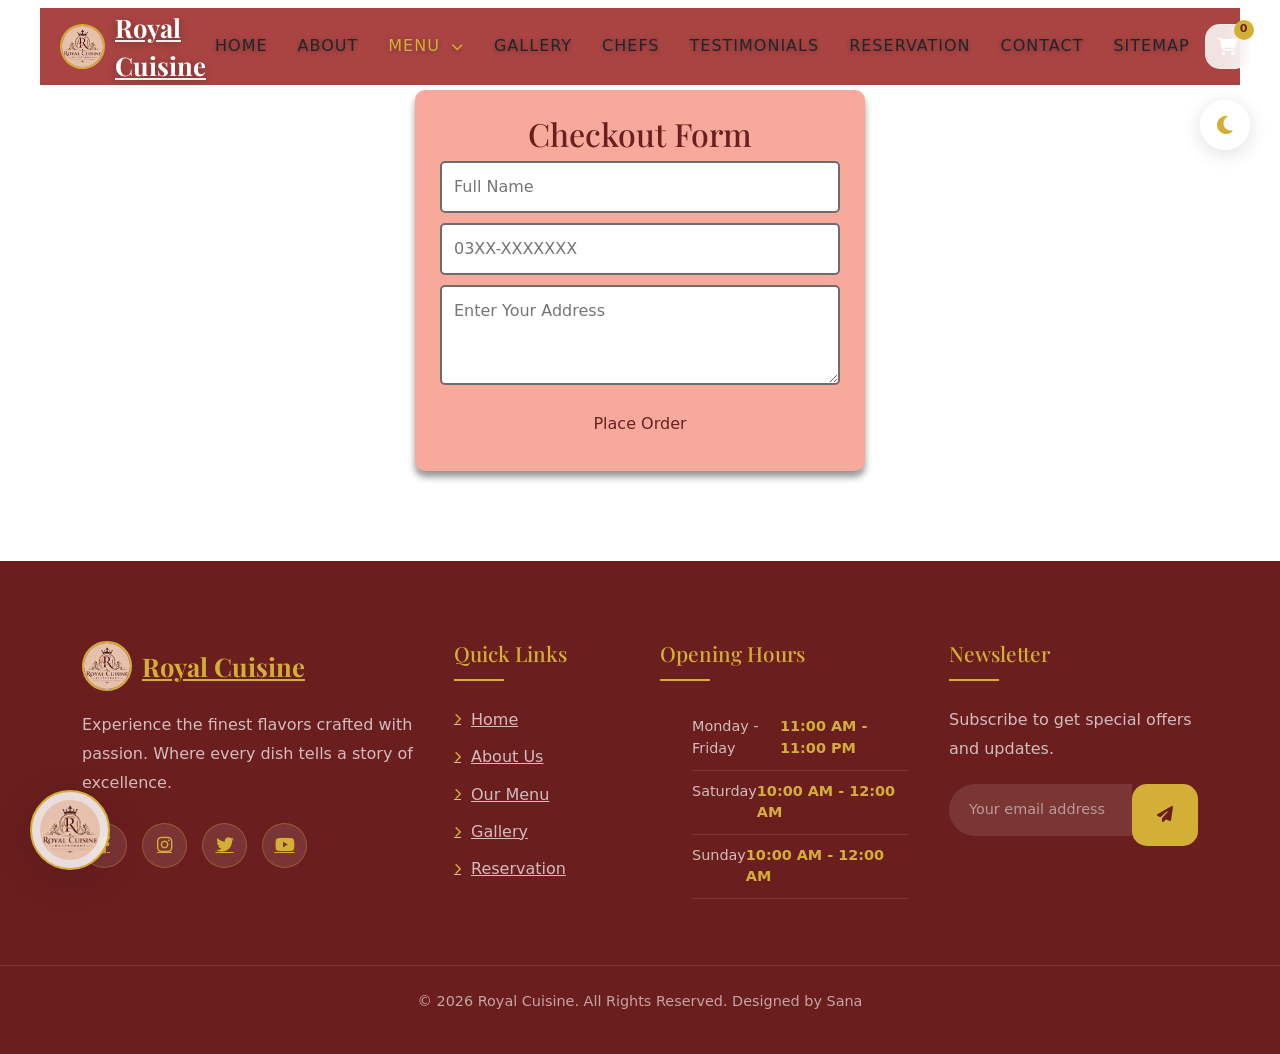
<file: checkout.html>
<!doctype html>
<html lang="en">
  <head>
    <meta charset="UTF-8" />
    <meta name="viewport" content="width=device-width, initial-scale=1.0" />
    <title>Royal Cuisine - Premium Dining Experience</title>
    <meta name="description" content="Royal Cuisine offers a premium dining experience with delicious food, quality ingredients, and exceptional service.">
<meta name="keywords" content="Royal Cuisine, restaurant, premium dining, delicious food, quality food, restaurant in Pakistan">
<meta name="author" content="Royal Cuisine">
    <link rel="stylesheet" href="css/about.css" />
    <link rel="stylesheet" href="css/animations.css" />
    <link rel="stylesheet" href="css/buttons.css" />
    <link rel="stylesheet" href="css/hero.css" />
    <link rel="stylesheet" href="css/navbar.css" />
    <link rel="stylesheet" href="css/cards.css" />
    <link rel="stylesheet" href="css/menu.css" />
    <link rel="stylesheet" href="css/cart.css" />
    <link rel="stylesheet" href="css/chefs.css" />
    <link rel="stylesheet" href="css/contact.css" />
    <link rel="stylesheet" href="css/forms.css" />
    <link rel="stylesheet" href="css/gallery.css" />
    <link rel="stylesheet" href="css/layout.css" />
    <link rel="stylesheet" href="css/notification.css" />
    <link rel="stylesheet" href="css/reset.css" />
    <link rel="stylesheet" href="css/testimonials.css" />
    <link rel="stylesheet" href="css/reservation.css" />
    <link rel="stylesheet" href="css/utilities.css" />
    <link rel="stylesheet" href="css/variables.css" />
    <link rel="stylesheet" href="css/footer.css" />
    <link rel="stylesheet" href="css/responsive.css" />
    <link rel="preconnect" href="https://fonts.googleapis.com" />
    <link rel="preconnect" href="https://fonts.gstatic.com" crossorigin />
    <link
      href="https://fonts.googleapis.com/css2?family=Playfair+Display:wght@400;500;600;700;800&family=Montserrat:wght@300;400;500;600;700&display=swap"
      rel="stylesheet"
    />
    <link
      rel="stylesheet"
      href="https://cdnjs.cloudflare.com/ajax/libs/font-awesome/6.4.0/css/all.min.css"
    />
    <link
      href="https://cdn.jsdelivr.net/npm/bootstrap@5.3.8/dist/css/bootstrap.min.css"
      rel="stylesheet"
      integrity="sha384-sRIl4kxILFvY47J16cr9ZwB07vP4J8+LH7qKQnuqkuIAvNWLzeN8tE5YBujZqJLB"
      crossorigin="anonymous"
    />
  </head>
  <body>
    <!-- Fixed Logo -->
    <div class="fixed-logo" id="fixed-logo">
      <img src="images/royal-logo.png" alt="Royal Cuisine Logo" />
    </div>

    <!-- Scroll to Top Button -->
    <button class="scroll-top" id="scroll-top">
      <i class="fas fa-arrow-up"></i>
    </button>

    <!-- Dark Mode Toggle -->
    <div class="dark-mode-toggle" id="dark-mode-toggle">
      <i class="fas fa-moon"></i>
    </div>

    <!-- Navigation -->
    <nav class="navbar navbar-expand-lg navbar-dark fixed-top" id="navbar">
      <div class="nav-container">
        <a href="index.html" class="logo">
          <img src="images/royal-logo.png" alt="Royal Cuisine" />
          <span>Royal Cuisine</span>
        </a>
        <ul class="nav-links" id="nav-links">
          <li><a href="index.html" class="nav-link active">Home</a></li>
          <li><a href="about.html" class="nav-link">About</a></li>
          <li class="dropdown">
            <a href="#" class="nav-link dropdown-toggle">
              Menu <i class="fas fa-chevron-down"></i>
            </a>
            <ul class="dropdown-menu">
              <li><a href="menu.html#main" data-menu="main">Main Course</a></li>
              <li><a href="menu.html#fast" data-menu="fast">Fast Food</a></li>
              <li>
                <a href="menu.html#dessert" data-menu="dessert">Desserts</a>
              </li>
              <li><a href="menu.html#drinks" data-menu="drink">Drinks</a></li>
            </ul>
          </li>
          <li><a href="gallery.html" class="nav-link">Gallery</a></li>
          <li><a href="chefs.html" class="nav-link">Chefs</a></li>
          <li><a href="testimonials.html" class="nav-link">Testimonials</a></li>
          <li><a href="reservation.html" class="nav-link">Reservation</a></li>
          <li><a href="contact.html" class="nav-link">Contact</a></li>
          <li><a href="sitemap.html" class="nav-link">Sitemap</a></li>
        </ul>
        <div class="nav-actions">
          <button class="cart-btn" id="cart-btn">
            <i class="fas fa-shopping-cart"></i>
            <span class="cart-count" id="cart-count">0</span>
          </button>
          <button class="mobile-toggle" id="mobile-toggle">
            <span></span>
            <span></span>
            <span></span>
          </button>
        </div>
      </div>
    </nav>
    <div class="checkout-container">
      <h2>Checkout Form</h2>
      <form id="checkoutForm">
        <input type="text" id="name" placeholder="Full Name" required />
        <input type="tel" id="phone" placeholder="03XX-XXXXXXX" required />
        <textarea
          id="address"
          placeholder="Enter Your Address"
          required
        ></textarea>

        <button type="submit">Place Order</button>
      </form>
    </div>
    <footer class="footer">
      <div class="footer-top">
        <div class="container">
          <div class="footer-grid">
            <div class="footer-brand">
              <a href="index.html" class="footer-logo">
                <img src="images/royal-logo.png" alt="Royal Cuisine" />
                <span>Royal Cuisine</span>
              </a>
              <p>
                Experience the finest flavors crafted with passion. Where every
                dish tells a story of excellence.
              </p>
              <div class="footer-social">
                <a href="#"><i class="fab fa-facebook-f"></i></a>
                <a href="#"><i class="fab fa-instagram"></i></a>
                <a href="#"><i class="fab fa-twitter"></i></a>
                <a href="#"><i class="fab fa-youtube"></i></a>
              </div>
            </div>
            <div class="footer-links">
              <h3>Quick Links</h3>
              <ul>
                <li><a href="index.html">Home</a></li>
                <li><a href="about.html">About Us</a></li>
                <li><a href="menu.html">Our Menu</a></li>
                <li><a href="gallery.html">Gallery</a></li>
                <li><a href="reservation.html">Reservation</a></li>
              </ul>
            </div>
            <div class="footer-hours">
              <h3>Opening Hours</h3>
              <ul>
                <li>
                  <span>Monday - Friday</span><span>11:00 AM - 11:00 PM</span>
                </li>
                <li><span>Saturday</span><span>10:00 AM - 12:00 AM</span></li>
                <li><span>Sunday</span><span>10:00 AM - 12:00 AM</span></li>
              </ul>
            </div>
            <div class="footer-newsletter">
              <h3>Newsletter</h3>
              <p>Subscribe to get special offers and updates.</p>
              <form class="newsletter-form" id="newsletter-form">
                <input type="email" placeholder="Your email address" required/>
                <button type="submit">
                  <i class="fas fa-paper-plane"></i>
                </button>
              </form>
            </div>
          </div>
        </div>
      </div>
      <div class="footer-bottom">
        <div class="container">
          <p>
            &copy; 2026 Royal Cuisine. All Rights Reserved. Designed by Sana
          </p>
        </div>
      </div>
    </footer>
    <script
      src="https://cdn.jsdelivr.net/npm/bootstrap@5.3.8/dist/js/bootstrap.bundle.min.js"
      integrity="sha384-FKyoEForCGlyvwx9Hj09JcYn3nv7wiPVlz7YYwJrWVcXK/BmnVDxM+D2scQbITxI"
      crossorigin="anonymous"
    ></script>
    <script src="js/helper.js"></script>
    <script src="js/navbar.js"></script>
    <script src="js/gallery.js"></script>
    <script src="js/animations.js"></script>
    <script src="js/scroll.js"></script>
    <script src="js/cart.js"></script>
    <script src="js/theme.js"></script>
    <script src="js/menu.js"></script>
    <script src="js/checkout.js"></script>
    <script src="js/validation.js"></script>
    
  </body>
</html>
</file>
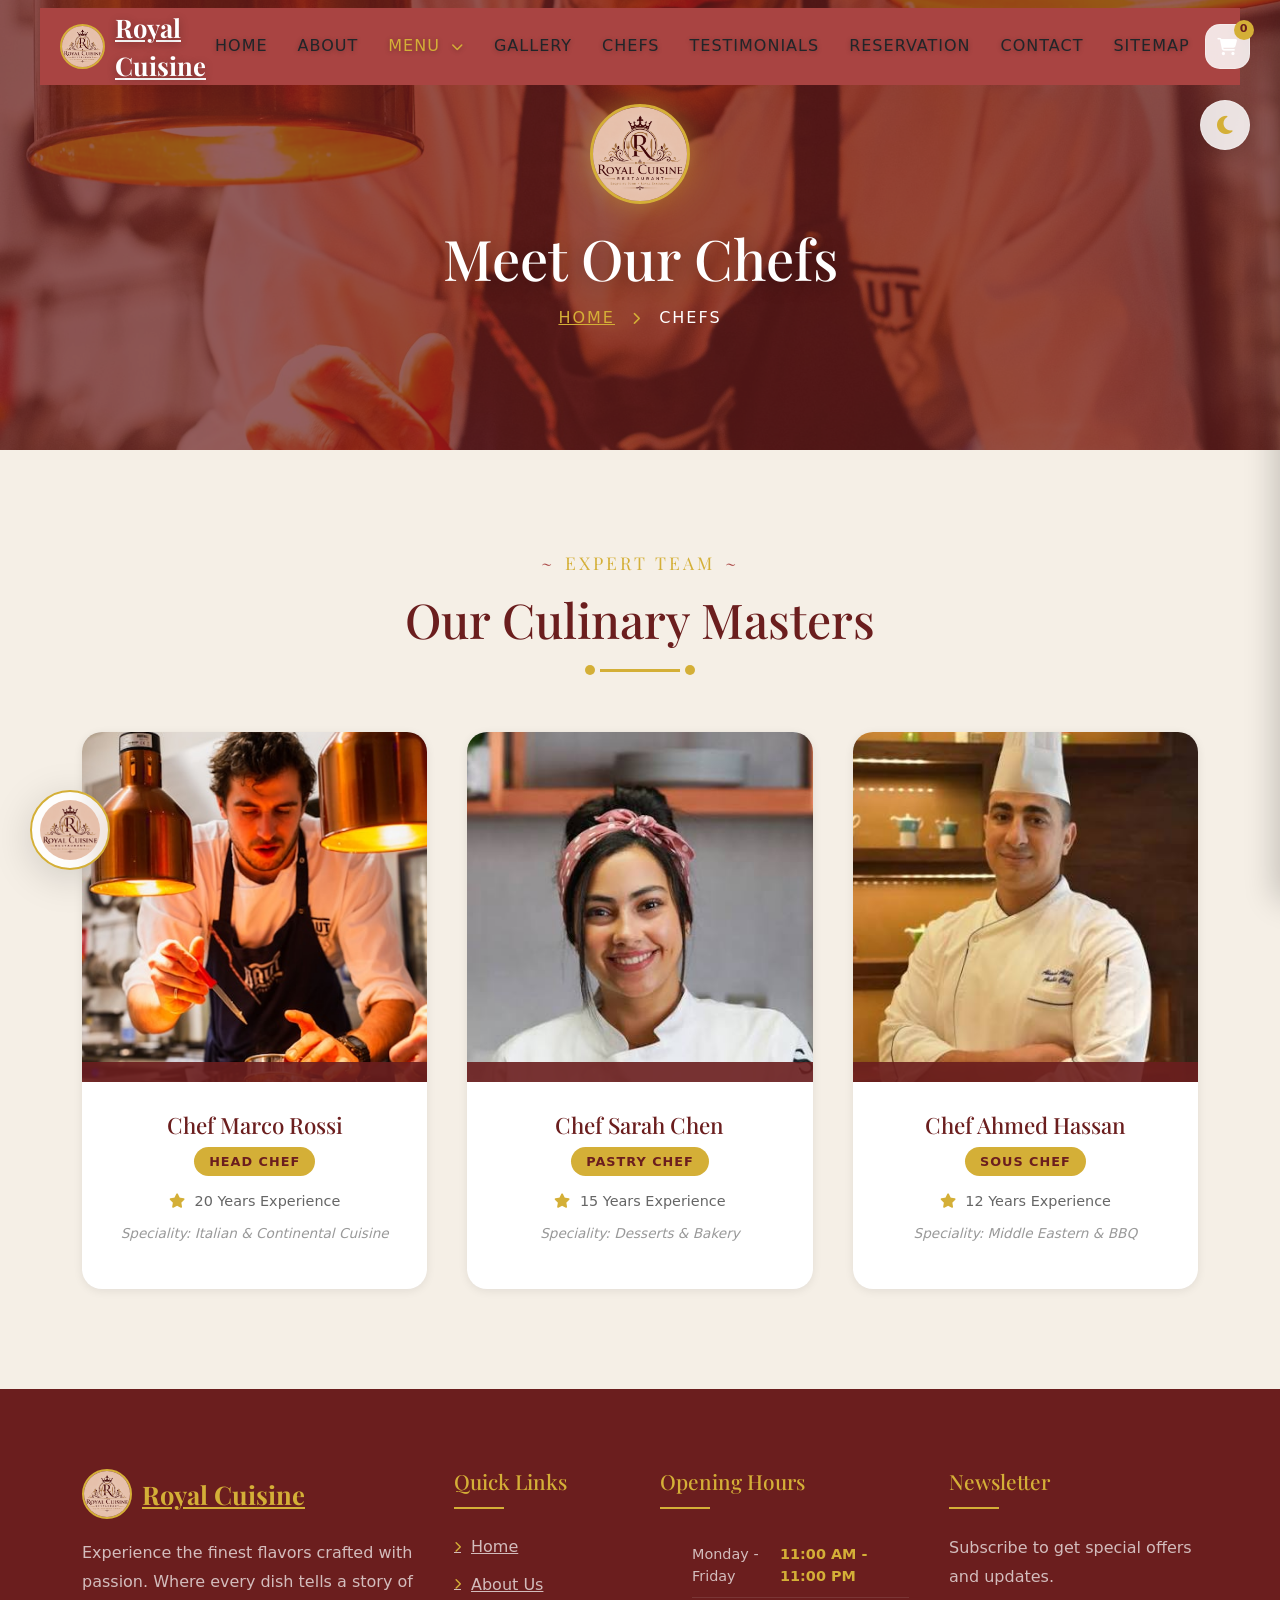
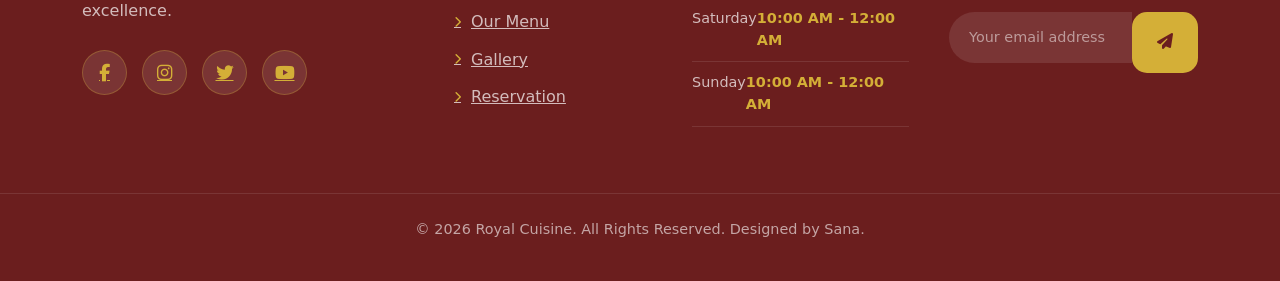
<file: chefs.html>
<!doctype html>
<html lang="en">
  <head>
    <meta charset="UTF-8" />
    <meta name="viewport" content="width=device-width, initial-scale=1.0" />
    <title>Royal Cuisine - Premium Dining Experience</title>
    <meta name="description" content="Royal Cuisine offers a premium dining experience with delicious food, quality ingredients, and exceptional service.">
<meta name="keywords" content="Royal Cuisine, restaurant, premium dining, delicious food, quality food, restaurant in Pakistan">
<meta name="author" content="Royal Cuisine">
    <link rel="stylesheet" href="css/about.css" />
    <link rel="stylesheet" href="css/animations.css" />
    <link rel="stylesheet" href="css/buttons.css" />
    <link rel="stylesheet" href="css/hero.css" />
    <link rel="stylesheet" href="css/navbar.css" />
    <link rel="stylesheet" href="css/cards.css" />
    <link rel="stylesheet" href="css/menu.css" />
    <link rel="stylesheet" href="css/cart.css" />
    <link rel="stylesheet" href="css/chefs.css" />
    <link rel="stylesheet" href="css/contact.css" />
    <link rel="stylesheet" href="css/forms.css" />
    <link rel="stylesheet" href="css/gallery.css" />
    <link rel="stylesheet" href="css/layout.css" />
    <link rel="stylesheet" href="css/notification.css" />
    <link rel="stylesheet" href="css/reset.css" />
    <link rel="stylesheet" href="css/testimonials.css" />
    <link rel="stylesheet" href="css/utilities.css" />
    <link rel="stylesheet" href="css/variables.css" />
    <link rel="stylesheet" href="css/footer.css" />
    <link rel="stylesheet" href="css/responsive.css" />
    <link rel="preconnect" href="https://fonts.googleapis.com" />
    <link rel="preconnect" href="https://fonts.gstatic.com" crossorigin />
    <link
      href="https://fonts.googleapis.com/css2?family=Playfair+Display:wght@400;500;600;700;800&family=Montserrat:wght@300;400;500;600;700&display=swap"
      rel="stylesheet"
    />
    <link
      rel="stylesheet"
      href="https://cdnjs.cloudflare.com/ajax/libs/font-awesome/6.4.0/css/all.min.css"
    />
    <link
      href="https://cdn.jsdelivr.net/npm/bootstrap@5.3.8/dist/css/bootstrap.min.css"
      rel="stylesheet"
      integrity="sha384-sRIl4kxILFvY47J16cr9ZwB07vP4J8+LH7qKQnuqkuIAvNWLzeN8tE5YBujZqJLB"
      crossorigin="anonymous"
    />
  </head>
  <body>
    <!-- Loading Screen -->
    <div class="loading-screen" id="loading-screen">
      <div class="loader">
        <div class="loader-circle"></div>
        <div class="loader-text">Royal Cuisine</div>
      </div>
    </div>

    <!-- Fixed Logo -->
    <div class="fixed-logo" id="fixed-logo">
      <img src="images/royal-logo.png" alt="Royal Cuisine Logo" />
    </div>

    <!-- Scroll to Top Button -->
    <button class="scroll-top" id="scroll-top">
      <i class="fas fa-arrow-up"></i>
    </button>

    <!-- Dark Mode Toggle -->
    <div class="dark-mode-toggle" id="dark-mode-toggle">
      <i class="fas fa-moon"></i>
    </div>

    <!-- Navigation -->
    <nav class="navbar navbar-expand-lg navbar-dark fixed-top" id="navbar">
      <div class="nav-container">
        <a href="index.html" class="logo">
          <img src="images/royal-logo.png" alt="Royal Cuisine" />
          <span>Royal Cuisine</span>
        </a>
        <ul class="nav-links" id="nav-links">
          <li><a href="index.html" class="nav-link">Home</a></li>
          <li><a href="about.html" class="nav-link">About</a></li>
          <li class="dropdown">
            <a href="#" class="nav-link dropdown-toggle">
              Menu <i class="fas fa-chevron-down"></i>
            </a>
            <ul class="dropdown-menu">
              <li><a href="menu.html#main" data-menu="main">Main Course</a></li>
              <li><a href="menu.html#fast" data-menu="fast">Fast Food</a></li>
              <li>
                <a href="menu.html#dessert" data-menu="dessert">Desserts</a>
              </li>
              <li><a href="menu.html#drinks" data-menu="drink">Drinks</a></li>
            </ul>
          </li>
          <li><a href="gallery.html" class="nav-link">Gallery</a></li>
          <li><a href="chefs.html" class="nav-link active">Chefs</a></li>
          <li><a href="testimonials.html" class="nav-link">Testimonials</a></li>
          <li><a href="reservation.html" class="nav-link">Reservation</a></li>
          <li><a href="contact.html" class="nav-link">Contact</a></li>
          <li><a href="sitemap.html" class="nav-link">Sitemap</a></li>
        </ul>
        <div class="nav-actions">
          <button class="cart-btn" id="cart-btn">
            <i class="fas fa-shopping-cart"></i>
            <span class="cart-count" id="cart-count">0</span>
          </button>
          <button class="mobile-toggle" id="mobile-toggle">
            <span></span><span></span><span></span>
          </button>
        </div>
      </div>
    </nav>

    <!-- Cart Sidebar -->
    <div class="cart-sidebar" id="cart-sidebar">
      <div class="cart-header">
        <h3>Your Cart</h3>
        <button class="cart-close" id="cart-close">
          <i class="fas fa-times"></i>
        </button>
      </div>
      <div class="cart-items" id="cart-items">
        <div class="cart-empty">
          <i class="fas fa-shopping-basket"></i>
          <p>Your cart is empty</p>
        </div>
      </div>
      <div class="cart-footer">
        <div class="cart-total">
          <span>Total:</span>
          <span id="cart-total-price">Rs0.00</span>
        </div>
        <button class="btn btn-primary btn-full">Checkout</button>
      </div>
    </div>
    <div class="cart-overlay" id="cart-overlay"></div>

    <!-- Page Header -->
    <section class="page-header">
      <div class="page-header-bg">
        <img src="images/chef1.jpg" alt="Chefs" />
      </div>
      <div class="page-header-overlay"></div>
      <div class="page-header-content">
        <div class="page-logo">
          <img src="images/royal-logo.png" alt="Royal Cuisine Logo" />
        </div>
        <h1>Meet Our Chefs</h1>
        <p>
          <a href="index.html">Home</a>
          <i class="fas fa-chevron-right"></i> Chefs
        </p>
      </div>
    </section>

    <!-- Chefs Section -->
    <section class="chefs" id="chefs">
      <div class="container">
        <div class="section-header">
          <span class="section-subtitle">Expert Team</span>
          <h2 class="section-title">Our Culinary Masters</h2>
          <div class="section-line"></div>
        </div>
        <div class="chefs-grid">
          <div class="chef-card">
            <div class="chef-img">
              <img src="images/marco.jpg" alt="Chef Marco" />
              <div class="chef-social">
                <a href="#"><i class="fab fa-facebook-f"></i></a>
                <a href="#"><i class="fab fa-instagram"></i></a>
                <a href="#"><i class="fab fa-twitter"></i></a>
              </div>
            </div>
            <div class="chef-info">
              <h3>Chef Marco Rossi</h3>
              <span class="chef-role">Head Chef</span>
              <p class="chef-exp">
                <i class="fas fa-star"></i> 20 Years Experience
              </p>
              <p class="chef-specialty">
                Speciality: Italian & Continental Cuisine
              </p>
            </div>
          </div>
          <div class="chef-card">
            <div class="chef-img">
              <img src="images/chef sarah.jpg" alt="Chef Sarah" />
              <div class="chef-social">
                <a href="#"><i class="fab fa-facebook-f"></i></a>
                <a href="#"><i class="fab fa-instagram"></i></a>
                <a href="#"><i class="fab fa-twitter"></i></a>
              </div>
            </div>
            <div class="chef-info">
              <h3>Chef Sarah Chen</h3>
              <span class="chef-role">Pastry Chef</span>
              <p class="chef-exp">
                <i class="fas fa-star"></i> 15 Years Experience
              </p>
              <p class="chef-specialty">Speciality: Desserts & Bakery</p>
            </div>
          </div>
          <div class="chef-card">
            <div class="chef-img">
              <img src="images/chef ahmed.jpg" alt="Chef Ahmed" />
              <div class="chef-social">
                <a href="#"><i class="fab fa-facebook-f"></i></a>
                <a href="#"><i class="fab fa-instagram"></i></a>
                <a href="#"><i class="fab fa-twitter"></i></a>
              </div>
            </div>
            <div class="chef-info">
              <h3>Chef Ahmed Hassan</h3>
              <span class="chef-role">Sous Chef</span>
              <p class="chef-exp">
                <i class="fas fa-star"></i> 12 Years Experience
              </p>
              <p class="chef-specialty">Speciality: Middle Eastern & BBQ</p>
            </div>
          </div>
        </div>
      </div>
    </section>

    <!-- Footer -->
    <footer class="footer">
      <div class="footer-top">
        <div class="container">
          <div class="footer-grid">
            <div class="footer-brand">
              <a href="index.html" class="footer-logo">
                <img src="images/royal-logo.png" alt="Royal Cuisine" />
                <span>Royal Cuisine</span>
              </a>
              <p>
                Experience the finest flavors crafted with passion. Where every
                dish tells a story of excellence.
              </p>
              <div class="footer-social">
                <a href="#"><i class="fab fa-facebook-f"></i></a>
                <a href="#"><i class="fab fa-instagram"></i></a>
                <a href="#"><i class="fab fa-twitter"></i></a>
                <a href="#"><i class="fab fa-youtube"></i></a>
              </div>
            </div>
            <div class="footer-links">
              <h3>Quick Links</h3>
              <ul>
                <li><a href="index.html">Home</a></li>
                <li><a href="about.html">About Us</a></li>
                <li><a href="menu.html">Our Menu</a></li>
                <li><a href="gallery.html">Gallery</a></li>
                <li><a href="reservation.html">Reservation</a></li>
              </ul>
            </div>
            <div class="footer-hours">
              <h3>Opening Hours</h3>
              <ul>
                <li>
                  <span>Monday - Friday</span><span>11:00 AM - 11:00 PM</span>
                </li>
                <li><span>Saturday</span><span>10:00 AM - 12:00 AM</span></li>
                <li><span>Sunday</span><span>10:00 AM - 12:00 AM</span></li>
              </ul>
            </div>
            <div class="footer-newsletter">
              <h3>Newsletter</h3>
              <p>Subscribe to get special offers and updates.</p>
              <form class="newsletter-form" id="newsletter-form">
                <input type="email" placeholder="Your email address" required />
                <button type="submit">
                  <i class="fas fa-paper-plane"></i>
                </button>
              </form>
            </div>
          </div>
        </div>
      </div>
      <div class="footer-bottom">
        <div class="container">
          <p>
            &copy; 2026 Royal Cuisine. All Rights Reserved. Designed by Sana.
          </p>
        </div>
      </div>
    </footer>
    <script
      src="https://cdn.jsdelivr.net/npm/bootstrap@5.3.8/dist/js/bootstrap.bundle.min.js"
      integrity="sha384-FKyoEForCGlyvwx9Hj09JcYn3nv7wiPVlz7YYwJrWVcXK/BmnVDxM+D2scQbITxI"
      crossorigin="anonymous"
    ></script>
    <script src="js/helper.js"></script>
    <script src="js/navbar.js"></script>
    <script src="js/gallery.js"></script>
    <script src="js/animations.js"></script>
    <script src="js/scroll.js"></script>
    <script src="js/cart.js"></script>
    <script src="js/theme.js"></script>
    <script src="js/menu.js"></script>
    <script src="js/checkout.js"></script>
    <script src="js/validation.js"></script>
    
  </body>
</html>
</file>
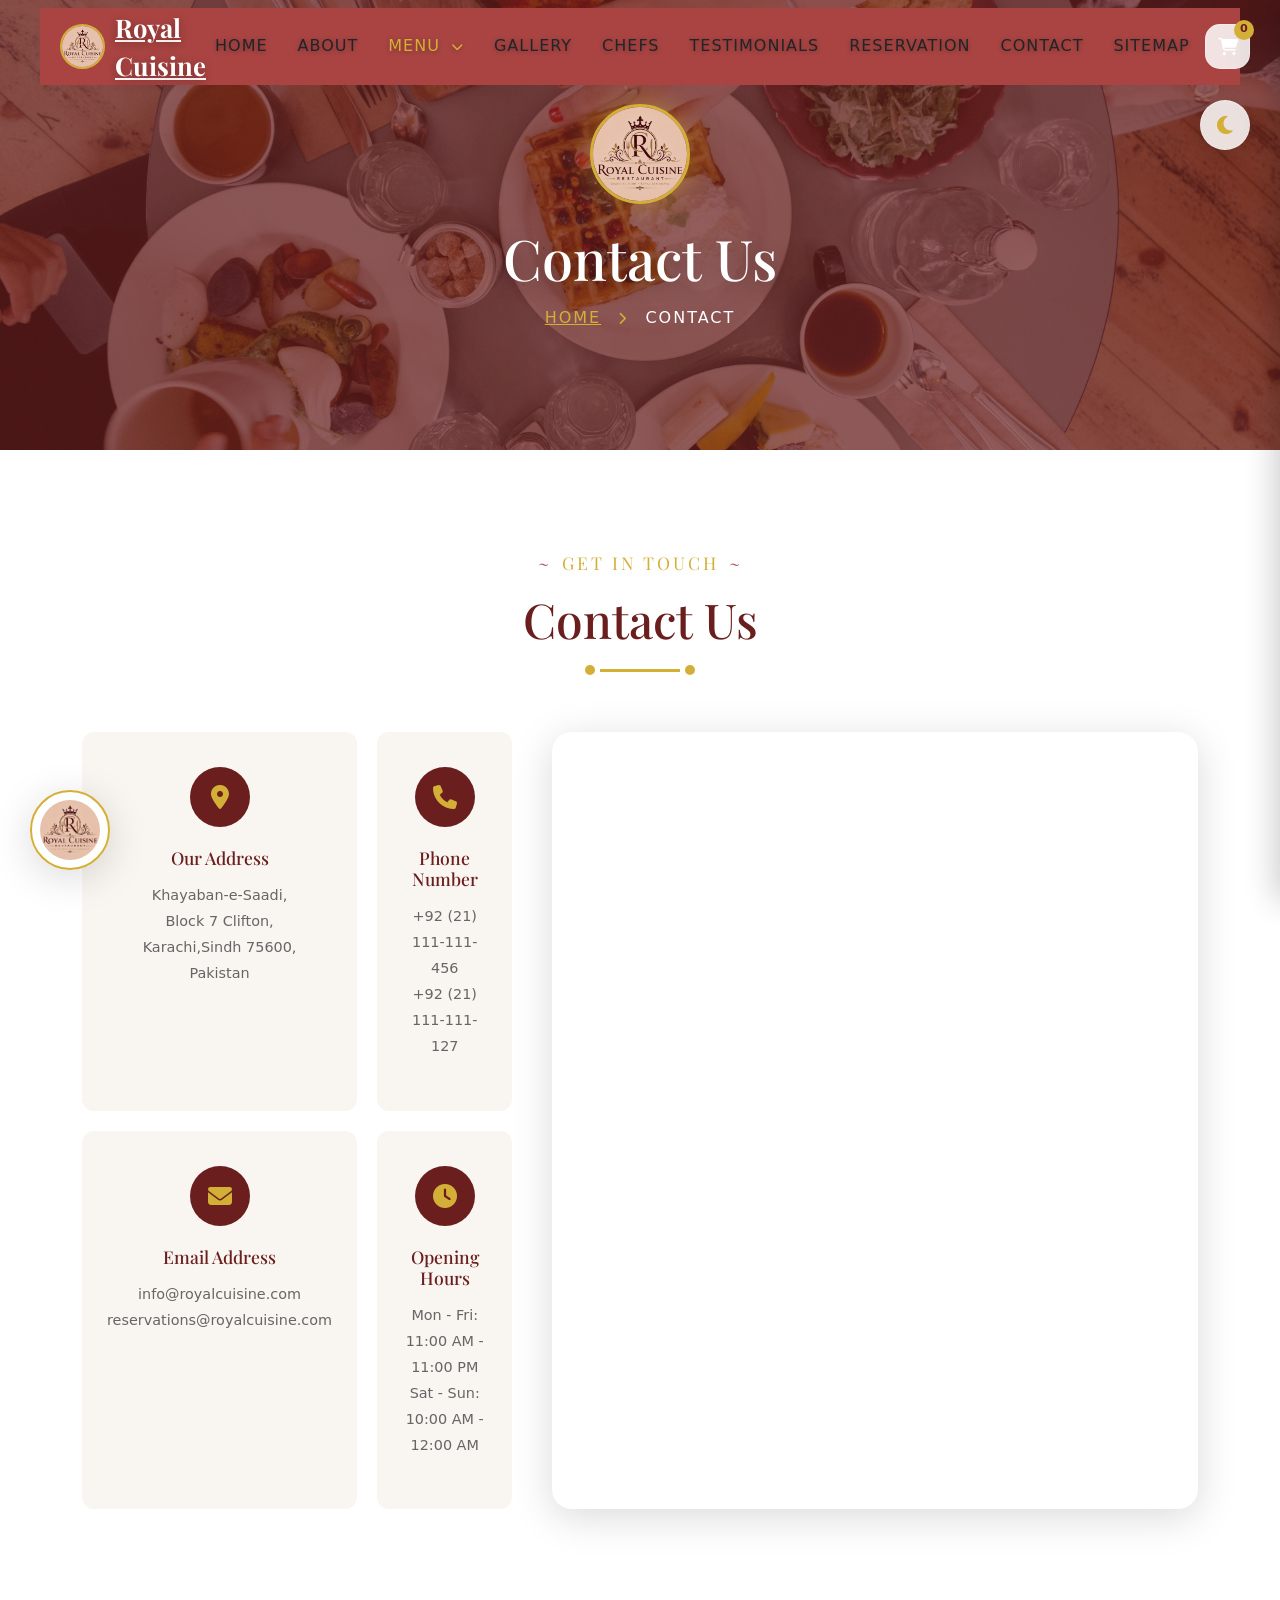
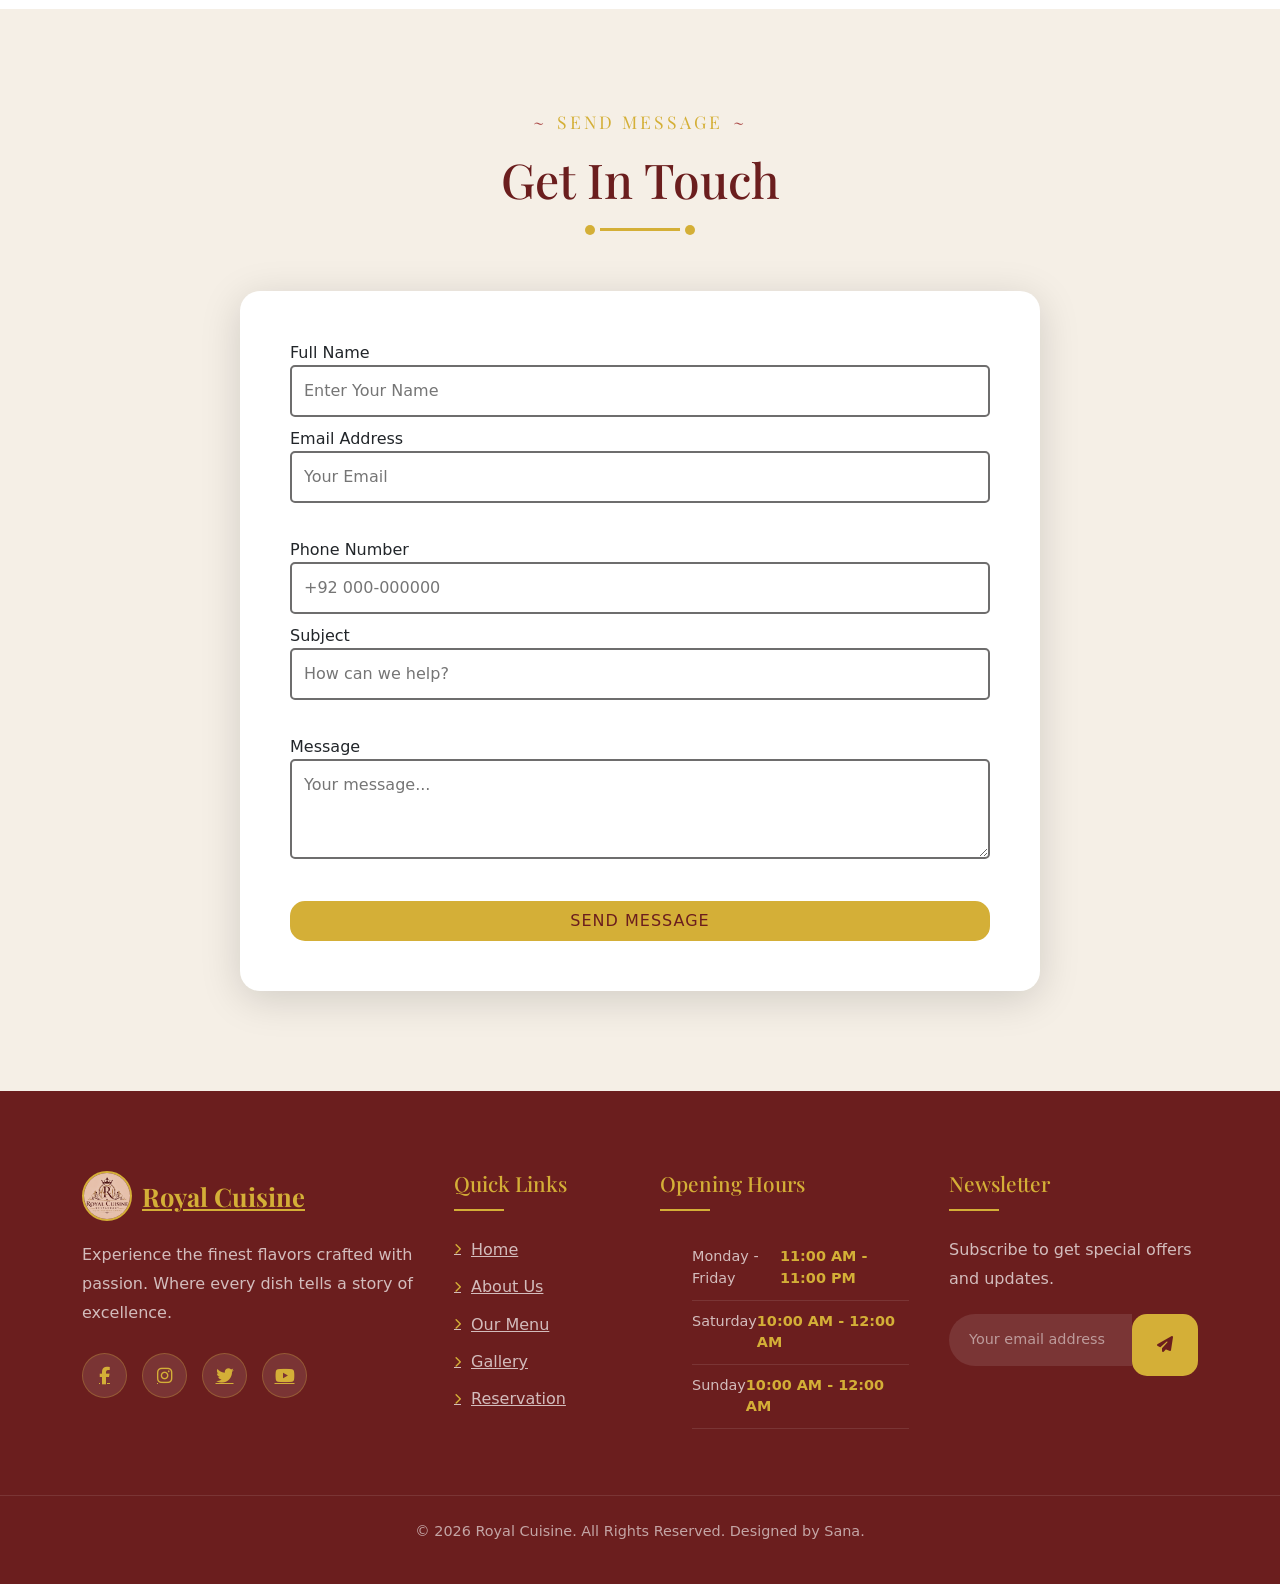
<file: contact.html>
<!doctype html>
<html lang="en">
  <head>
    <meta charset="UTF-8" />
    <meta name="viewport" content="width=device-width, initial-scale=1.0" />
    <title>Royal Cuisine - Premium Dining Experience</title>
    <meta name="description" content="Royal Cuisine offers a premium dining experience with delicious food, quality ingredients, and exceptional service.">
<meta name="keywords" content="Royal Cuisine, restaurant, premium dining, delicious food, quality food, restaurant in Pakistan">
<meta name="author" content="Royal Cuisine">
    <link rel="stylesheet" href="css/about.css" />
    <link rel="stylesheet" href="css/animations.css" />
    <link rel="stylesheet" href="css/buttons.css" />
    <link rel="stylesheet" href="css/hero.css" />
    <link rel="stylesheet" href="css/navbar.css" />
    <link rel="stylesheet" href="css/cards.css" />
    <link rel="stylesheet" href="css/menu.css" />
    <link rel="stylesheet" href="css/cart.css" />
    <link rel="stylesheet" href="css/chefs.css" />
    <link rel="stylesheet" href="css/contact.css" />
    <link rel="stylesheet" href="css/forms.css" />
    <link rel="stylesheet" href="css/gallery.css" />
    <link rel="stylesheet" href="css/layout.css" />
    <link rel="stylesheet" href="css/notification.css" />
    <link rel="stylesheet" href="css/reset.css" />
    <link rel="stylesheet" href="css/testimonials.css" />
    <link rel="stylesheet" href="css/utilities.css" />
    <link rel="stylesheet" href="css/variables.css" />
    <link rel="stylesheet" href="css/footer.css" />
    <link rel="stylesheet" href="css/responsive.css" />
    <link rel="preconnect" href="https://fonts.googleapis.com" />
    <link rel="preconnect" href="https://fonts.gstatic.com" crossorigin />
    <link
      href="https://fonts.googleapis.com/css2?family=Playfair+Display:wght@400;500;600;700;800&family=Montserrat:wght@300;400;500;600;700&display=swap"
      rel="stylesheet"
    />
    <link
      rel="stylesheet"
      href="https://cdnjs.cloudflare.com/ajax/libs/font-awesome/6.4.0/css/all.min.css"
    />
    <link
      href="https://cdn.jsdelivr.net/npm/bootstrap@5.3.8/dist/css/bootstrap.min.css"
      rel="stylesheet"
      integrity="sha384-sRIl4kxILFvY47J16cr9ZwB07vP4J8+LH7qKQnuqkuIAvNWLzeN8tE5YBujZqJLB"
      crossorigin="anonymous"
    />
  </head>
  <body>
    <!-- Loading Screen -->
    <div class="loading-screen" id="loading-screen">
      <div class="loader">
        <div class="loader-circle"></div>
        <div class="loader-text">Royal Cuisine</div>
      </div>
    </div>

    <!-- Fixed Logo -->
    <div class="fixed-logo" id="fixed-logo">
      <img src="images/royal-logo.png" alt="Royal Cuisine Logo" />
    </div>

    <!-- Scroll to Top Button -->
    <button class="scroll-top" id="scroll-top">
      <i class="fas fa-arrow-up"></i>
    </button>

    <!-- Dark Mode Toggle -->
    <div class="dark-mode-toggle" id="dark-mode-toggle">
      <i class="fas fa-moon"></i>
    </div>

    <!-- Navigation -->
    <nav class="navbar navbar-expand-lg navbar-dark fixed-top" id="navbar">
      <div class="nav-container">
        <a href="index.html" class="logo">
          <img src="images/royal-logo.png" alt="Royal Cuisine"><span>Royal Cuisine</span> </a>
        <ul class="nav-links" id="nav-links">
          <li><a href="index.html" class="nav-link">Home</a></li>
          <li><a href="about.html" class="nav-link">About</a></li>
          <li class="dropdown">
            <a href="#" class="nav-link dropdown-toggle">
              Menu <i class="fas fa-chevron-down"></i></a>
            <ul class="dropdown-menu">
              <li><a href="menu.html#main" data-menu="main">Main Course</a></li>
              <li><a href="menu.html#fast" data-menu="fast">Fast Food</a></li>
              <li>
                <a href="menu.html#dessert" data-menu="dessert">Desserts</a>
              </li>
              <li><a href="menu.html#drinks" data-menu="drink">Drinks</a></li>
            </ul>
          </li>
          <li><a href="gallery.html" class="nav-link">Gallery</a></li>
          <li><a href="chefs.html" class="nav-link">Chefs</a></li>
          <li><a href="testimonials.html" class="nav-link">Testimonials</a></li>
          <li><a href="reservation.html" class="nav-link">Reservation</a></li>
          <li><a href="contact.html" class="nav-link active">Contact</a></li>
          <li><a href="sitemap.html" class="nav-link">Sitemap</a></li>
        </ul>
        <div class="nav-actions">
          <button class="cart-btn" id="cart-btn">
            <i class="fas fa-shopping-cart"></i>
            <span class="cart-count" id="cart-count">0</span>
          </button>
          <button class="mobile-toggle" id="mobile-toggle">
            <span></span><span></span><span></span>
          </button>
        </div>
      </div>
    </nav>

    <!-- Cart Sidebar -->
    <div class="cart-sidebar" id="cart-sidebar">
      <div class="cart-header">
        <h3>Your Cart</h3>
        <button class="cart-close" id="cart-close">
          <i class="fas fa-times"></i>
        </button>
      </div>
      <div class="cart-items" id="cart-items">
        <div class="cart-empty">
          <i class="fas fa-shopping-basket"></i>
          <p>Your cart is empty</p>
        </div>
      </div>
      <div class="cart-footer">
        <div class="cart-total">
          <span>Total:</span>
          <span id="cart-total-price">Rs0.00</span>
        </div>
        <button class="btn btn-primary btn-full">Checkout</button>
      </div>
    </div>
    <div class="cart-overlay" id="cart-overlay"></div>

    <!-- Page Header -->
    <section class="page-header">
      <div class="page-header-bg">
        <img src="images/contact1.jpg" alt="Contact" />
      </div>
      <div class="page-header-overlay"></div>
      <div class="page-header-content">
        <div class="page-logo">
          <img src="images/royal-logo.png" alt="Royal Cuisine Logo" />
        </div>
        <h1>Contact Us</h1>
        <p>
          <a href="index.html">Home</a>
          <i class="fas fa-chevron-right"></i> Contact
        </p>
      </div>
    </section>

    <!-- Contact Section -->
    <section class="contact" id="contact">
      <div class="container">
        <div class="section-header">
          <span class="section-subtitle">Get in Touch</span>
          <h2 class="section-title">Contact Us</h2>
          <div class="section-line"></div>
        </div>
        <div class="contact-grid">
          <div class="contact-info">
            <div class="contact-card">
              <div class="contact-icon">
                <i class="fas fa-map-marker-alt"></i>
              </div>
              <h3>Our Address</h3>
              <p>
                Khayaban-e-Saadi,<br>Block 7 Clifton,<br/>Karachi,Sindh 75600,<br/>Pakistan
              </p>
            </div>
            <div class="contact-card">
              <div class="contact-icon">
                <i class="fas fa-phone"></i>
              </div>
              <h3>Phone Number</h3>
              <p>+92 (21) 111-111-456<br>+92 (21) 111-111-127</p>
            </div>
            <div class="contact-card">
              <div class="contact-icon">
                <i class="fas fa-envelope"></i>
              </div>
              <h3>Email Address</h3>
              <p>info@royalcuisine.com<br />reservations@royalcuisine.com</p>
            </div>
            <div class="contact-card">
              <div class="contact-icon">
                <i class="fas fa-clock"></i>
              </div>
              <h3>Opening Hours</h3>
              <p>
                Mon - Fri: 11:00 AM - 11:00 PM<br>Sat - Sun: 10:00 AM - 12:00
                AM
              </p>
            </div>
          </div>
          <div class="contact-map">
            <iframe
    src="https://www.google.com/maps?q=Khayaban-e-Saadi,+Block+7,+Clifton,+Karachi,+Sindh+75600,+Pakistan&output=embed"
    width="100%"
    height="450"
    style="border:0;"
    allowfullscreen=""
    loading="lazy"
    referrerpolicy="no-referrer-when-downgrade">
    </iframe>
          </div>
        </div>
      </div>
    </section>

    <!-- Contact Form Section -->
    <section class="contact-form-section">
      <div class="container">
        <div class="section-header">
          <span class="section-subtitle">Send Message</span>
          <h2 class="section-title">Get In Touch</h2>
          <div class="section-line"></div>
        </div>
        <div class="contact-form-wrapper">
          <form class="contact-form" id="contact-form">
            <div class="form-row">
              <div class="form-group">
                <label for="contact-name">Full Name</label>
                <input
                  type="text"
                  id="contact-name"
                  placeholder="Enter Your Name"
                />
                <span class="error-msg" id="error-contact-name"></span>
              </div>
              <div class="form-group">
                <label for="contact-email">Email Address</label>
                <input
                  type="email"
                  id="contact-email"
                  placeholder="Your Email"
                />
                <span class="error-msg" id="error-contact-email"></span>
              </div>
            </div>
            <div class="form-row">
              <div class="form-group">
                <label for="contact-phone">Phone Number</label>
                <input
                  type="tel"
                  id="contact-phone"
                  placeholder="+92 000-000000"
                />
                <span class="error-msg" id="error-contact-phone"></span>
              </div>
              <div class="form-group">
                <label for="contact-subject">Subject</label>
                <input
                  type="text"
                  id="contact-subject"
                  placeholder="How can we help?"
                />
                <span class="error-msg" id="error-contact-subject"></span>
              </div>
            </div>
            <div class="form-group">
              <label for="contact-message">Message</label>
              <textarea
                id="contact-message"
                rows="5"
                placeholder="Your message..."
              ></textarea>
              <span class="error-msg" id="error-contact-message"></span>
            </div>
            <button type="submit" class="btn btn-primary btn-full">
              Send Message
            </button>
          </form>
        </div>
      </div>
    </section>

    <!-- Footer -->
    <footer class="footer">
      <div class="footer-top">
        <div class="container">
          <div class="footer-grid">
            <div class="footer-brand">
              <a href="index.html" class="footer-logo">
                <img src="images/royal-logo.png" alt="Royal Cuisine" />
                <span>Royal Cuisine</span>
              </a>
              <p>
                Experience the finest flavors crafted with passion. Where every
                dish tells a story of excellence.
              </p>
              <div class="footer-social">
                <a href="#"><i class="fab fa-facebook-f"></i></a>
                <a href="#"><i class="fab fa-instagram"></i></a>
                <a href="#"><i class="fab fa-twitter"></i></a>
                <a href="#"><i class="fab fa-youtube"></i></a>
              </div>
            </div>
            <div class="footer-links">
              <h3>Quick Links</h3>
              <ul>
                <li><a href="index.html">Home</a></li>
                <li><a href="about.html">About Us</a></li>
                <li><a href="menu.html">Our Menu</a></li>
                <li><a href="gallery.html">Gallery</a></li>
                <li><a href="reservation.html">Reservation</a></li>
              </ul>
            </div>
            <div class="footer-hours">
              <h3>Opening Hours</h3>
              <ul>
                <li>
                  <span>Monday - Friday</span><span>11:00 AM - 11:00 PM</span>
                </li>
                <li><span>Saturday</span><span>10:00 AM - 12:00 AM</span></li>
                <li><span>Sunday</span><span>10:00 AM - 12:00 AM</span></li>
              </ul>
            </div>
            <div class="footer-newsletter">
              <h3>Newsletter</h3>
              <p>Subscribe to get special offers and updates.</p>
              <form class="newsletter-form" id="newsletter-form">
                <input type="email" placeholder="Your email address" required />
                <button type="submit">
                  <i class="fas fa-paper-plane"></i>
                </button>
              </form>
            </div>
          </div>
        </div>
      </div>
      <div class="footer-bottom">
        <div class="container">
          <p>
            &copy; 2026 Royal Cuisine. All Rights Reserved. Designed by Sana.
          </p>
        </div>
      </div>
    </footer>
    <script
      src="https://cdn.jsdelivr.net/npm/bootstrap@5.3.8/dist/js/bootstrap.bundle.min.js"
      integrity="sha384-FKyoEForCGlyvwx9Hj09JcYn3nv7wiPVlz7YYwJrWVcXK/BmnVDxM+D2scQbITxI"
      crossorigin="anonymous"
    ></script>
    <script src="js/helper.js"></script>
    <script src="js/navbar.js"></script>
    <script src="js/gallery.js"></script>
    <script src="js/animations.js"></script>
    <script src="js/scroll.js"></script>
    <script src="js/cart.js"></script>
    <script src="js/theme.js"></script>
    <script src="js/menu.js"></script>
    <script src="js/checkout.js"></script>
    <script src="js/validation.js"></script>
   
  </body>
</html>
</file>
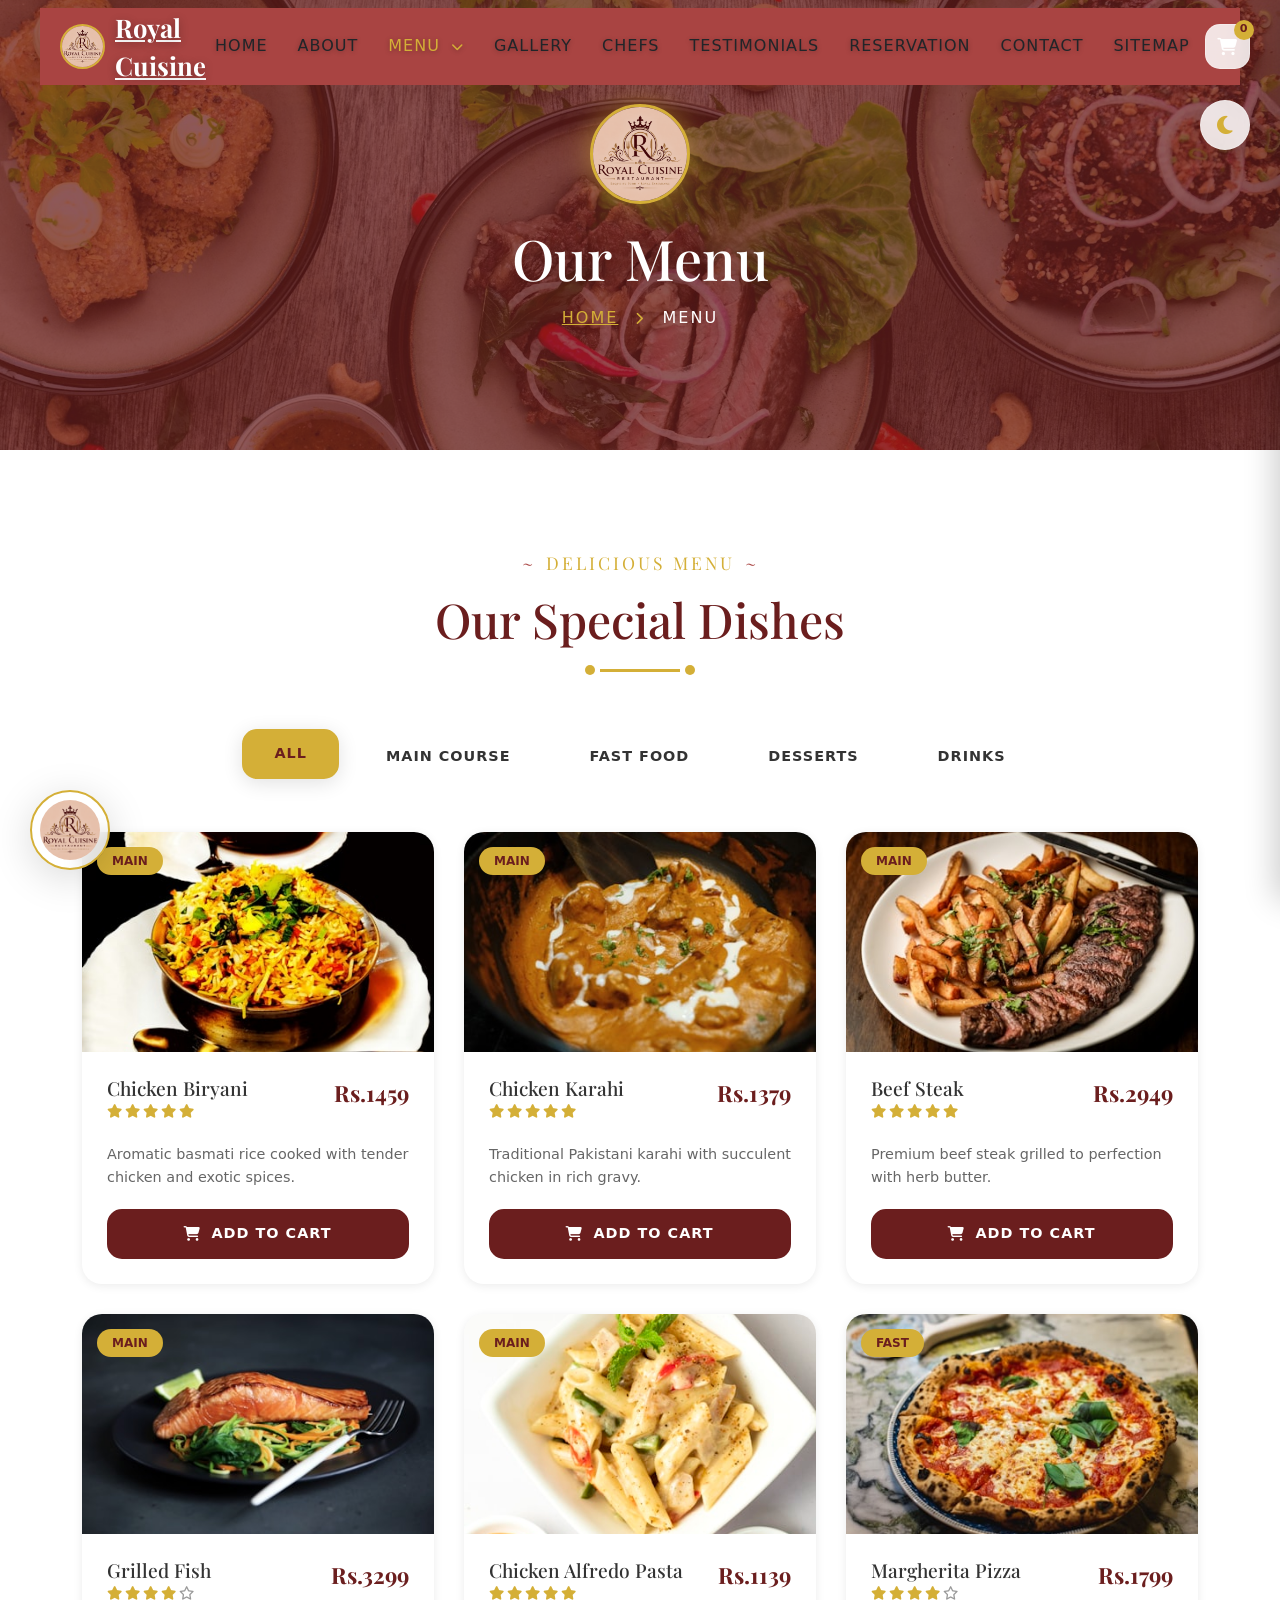
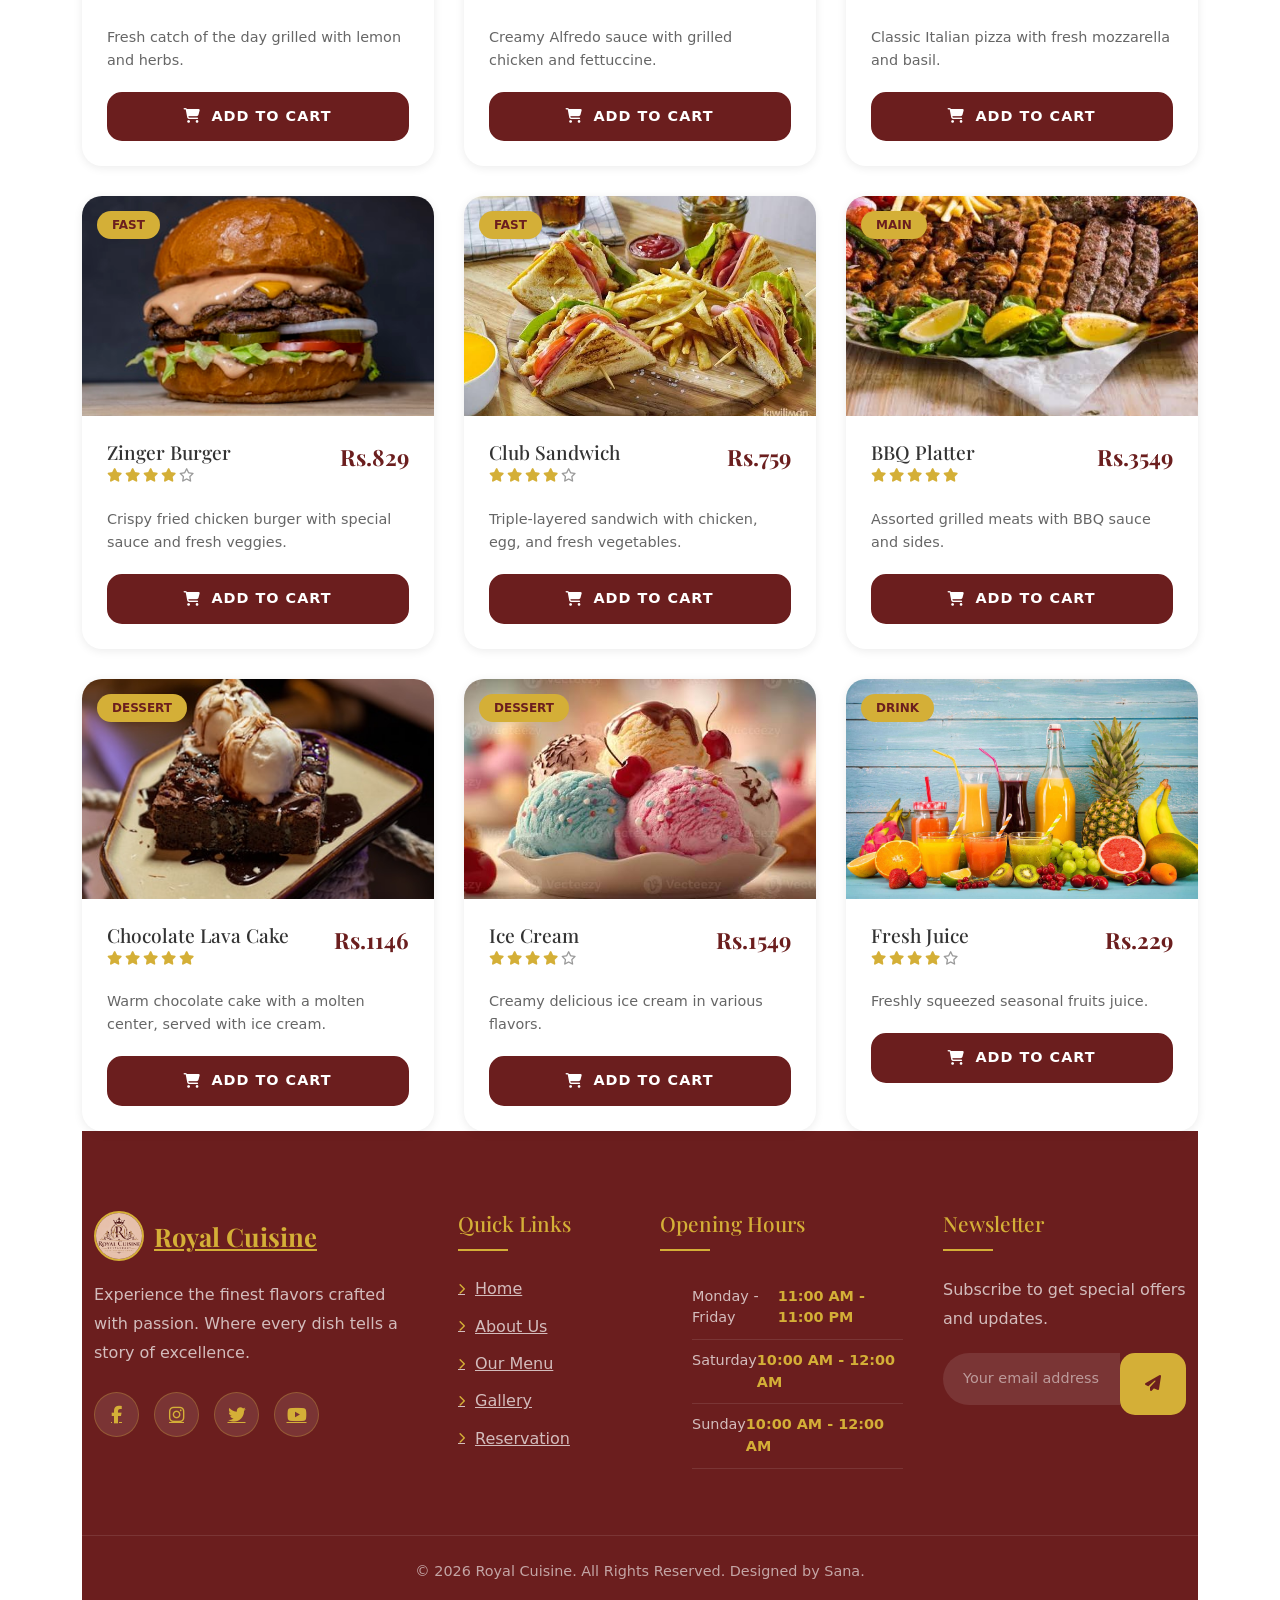
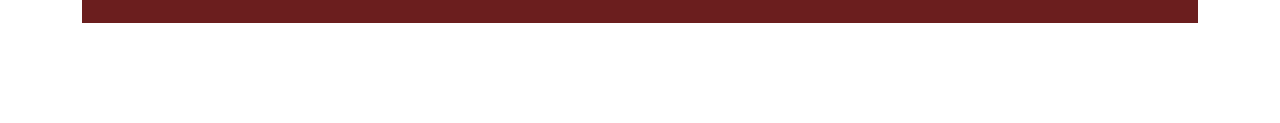
<file: menu.html>
<!DOCTYPE html>
<html lang="en">
<head>
    <meta charset="UTF-8">
    <meta name="viewport" content="width=device-width, initial-scale=1.0">
    <title>Royal Cuisine - Premium Dining Experience</title>
    <meta name="description" content="Royal Cuisine offers a premium dining experience with delicious food, quality ingredients, and exceptional service.">
<meta name="keywords" content="Royal Cuisine, restaurant, premium dining, delicious food, quality food, restaurant in Pakistan">
<meta name="author" content="Royal Cuisine">
    <link rel="stylesheet" href="css/about.css">
    <link rel="stylesheet" href="css/animations.css">
    <link rel="stylesheet" href="css/buttons.css">
    <link rel="stylesheet" href="css/hero.css">
    <link rel="stylesheet" href="css/navbar.css">
    <link rel="stylesheet" href="css/cards.css">
    <link rel="stylesheet" href="css/menu.css">
    <link rel="stylesheet" href="css/cart.css">
    <link rel="stylesheet" href="css/chefs.css">
    <link rel="stylesheet" href="css/contact.css"> 
    <link rel="stylesheet" href="css/forms.css">
    <link rel="stylesheet" href="css/gallery.css">
    <link rel="stylesheet" href="css/layout.css">
    <link rel="stylesheet" href="css/notification.css">
    <link rel="stylesheet" href="css/reset.css">
    <link rel="stylesheet" href="css/testimonials.css"> 
    <link rel="stylesheet" href="css/utilities.css">
    <link rel="stylesheet" href="css/variables.css">
    <link rel="stylesheet" href="css/footer.css" />
    <link rel="stylesheet" href="css/responsive.css">
    <link rel="preconnect" href="https://fonts.googleapis.com">
    <link rel="preconnect" href="https://fonts.gstatic.com" crossorigin>
    <link href="https://fonts.googleapis.com/css2?family=Playfair+Display:wght@400;500;600;700;800&family=Montserrat:wght@300;400;500;600;700&display=swap" rel="stylesheet">
    <link rel="stylesheet" href="https://cdnjs.cloudflare.com/ajax/libs/font-awesome/6.4.0/css/all.min.css">
    <link href="https://cdn.jsdelivr.net/npm/bootstrap@5.3.8/dist/css/bootstrap.min.css" rel="stylesheet" integrity="sha384-sRIl4kxILFvY47J16cr9ZwB07vP4J8+LH7qKQnuqkuIAvNWLzeN8tE5YBujZqJLB" crossorigin="anonymous">

  </head>
  <body>
    <!-- Loading Screen -->
    <div class="loading-screen" id="loading-screen">
      <div class="loader">
        <div class="loader-circle"></div>
        <div class="loader-text">Royal Cuisine</div>
      </div>
    </div>

    <!-- Fixed Logo -->
    <div class="fixed-logo" id="fixed-logo">
      <img src="images/royal-logo.png" alt="Royal Cuisine Logo">
    </div>

    <!-- Scroll to Top Button -->
    <button class="scroll-top" id="scroll-top">
      <i class="fas fa-arrow-up"></i>
    </button>

    <!-- Dark Mode Toggle -->
    <div class="dark-mode-toggle" id="dark-mode-toggle">
      <i class="fas fa-moon"></i>
    </div>

    <!-- Navigation -->
    <nav class="navbar navbar-expand-lg navbar-dark fixed-top" id="navbar">
      <div class="nav-container">
        <a href="index.html" class="logo">
          <img src="images/royal-logo.png" alt="Royal Cuisine" />
          <span>Royal Cuisine</span>
        </a>
        <ul class="nav-links" id="nav-links">
          <li><a href="index.html" class="nav-link">Home</a></li>
          <li><a href="about.html" class="nav-link">About</a></li>
          <li class="dropdown">
            <a href="#" class="nav-link dropdown-toggle">
              Menu <i class="fas fa-chevron-down"></i>
            </a>
            <ul class="dropdown-menu">
              <li><a href="menu.html#main" data-menu="main">Main Course</a></li>
              <li><a href="menu.html#fast" data-menu="fast">Fast Food</a></li>
              <li><a href="menu.html#dessert" data-menu="dessert">Desserts</a></li>
              <li><a href="menu.html#drinks" data-menu="drink">Drinks</a></li>
            </ul>
          </li>
          <li><a href="gallery.html" class="nav-link">Gallery</a></li>
          <li><a href="chefs.html" class="nav-link">Chefs</a></li>
          <li><a href="testimonials.html" class="nav-link">Testimonials</a></li>
          <li><a href="reservation.html" class="nav-link">Reservation</a></li>
          <li><a href="contact.html" class="nav-link">Contact</a></li>
          <li><a href="sitemap.html" class="nav-link">Sitemap</a></li>
        </ul>
        <div class="nav-actions">
          <button class="cart-btn" id="cart-btn">
            <i class="fas fa-shopping-cart"></i>
            <span class="cart-count" id="cart-count">0</span>
          </button>
          <button class="mobile-toggle" id="mobile-toggle">
            <span></span><span></span><span></span>
          </button>
        </div>
      </div>
    </nav>

    <!-- Cart Sidebar -->
    <div class="cart-sidebar" id="cart-sidebar">
      <div class="cart-header">
        <h3>Your Cart</h3>
        <button class="cart-close" id="cart-close">
          <i class="fas fa-times"></i>
        </button>
      </div>
      <div class="cart-items" id="cart-items">
        <div class="cart-empty">
          <i class="fas fa-shopping-basket"></i>
          <p>Your cart is empty</p>
        </div>
      </div>
      <div class="cart-footer">
        <div class="cart-total">
          <span>Total:</span>
          <span id="cart-total-price">Rs0.00</span>
        </div>
        <button id="checkout-btn" class="btn btn-primary btn-full">
          Checkout
        </button>
      </div>
    </div>
    <div class="cart-overlay" id="cart-overlay"></div>

    <!-- Page Header -->
    <section class="page-header">
      <div class="page-header-bg">
        <img
          src="images/menu page.jpg" alt="Menu"/>
      </div>
      <div class="page-header-overlay"></div>
      <div class="page-header-content">
        <div class="page-logo">
          <img src="images/royal-logo.png" alt="Royal Cuisine Logo">
        </div>
        <h1>Our Menu</h1>
        <p>
          <a href="index.html">Home</a>
          <i class="fas fa-chevron-right"></i> Menu
        </p>
      </div>
    </section>

    <!-- Menu Section -->
    <section class="menu" id="menu">
      <div class="container">
          <div class="section-header">
              <span class="section-subtitle">Delicious Menu</span>
              <h2 class="section-title">Our Special Dishes</h2>
              <div class="section-line"></div>
          </div>
          <div class="menu-filters">
              <button class="filter-btn active" data-filter="all">All</button>
              <button class="filter-btn" data-filter="main">Main Course</button>
              <button class="filter-btn" data-filter="fast">Fast Food</button>
              <button class="filter-btn" data-filter="dessert">Desserts</button>
              <button class="filter-btn" data-filter="drink">Drinks</button>
          </div>
          <div class="menu-grid" id="menu-grid">
              <!-- Menu items will be rendered by JavaScript -->
           </div>
           

    <!-- Footer -->
    <footer class="footer">
      <div class="footer-top">
        <div class="container">
          <div class="footer-grid">
            <div class="footer-brand">
              <a href="index.html" class="footer-logo">
                <img src="images/royal-logo.png" alt="Royal Cuisine">
                <span>Royal Cuisine</span>
              </a>
              <p>
                Experience the finest flavors crafted with passion. Where every
                dish tells a story of excellence.
              </p>
              <div class="footer-social">
                <a href="#"><i class="fab fa-facebook-f"></i></a>
                <a href="#"><i class="fab fa-instagram"></i></a>
                <a href="#"><i class="fab fa-twitter"></i></a>
                <a href="#"><i class="fab fa-youtube"></i></a>
              </div>
            </div>
            <div class="footer-links">
              <h3>Quick Links</h3>
              <ul>
                <li><a href="index.html">Home</a></li>
                <li><a href="about.html">About Us</a></li>
                <li><a href="menu.html">Our Menu</a></li>
                <li><a href="gallery.html">Gallery</a></li>
                <li><a href="reservation.html">Reservation</a></li>
              </ul>
            </div>
            <div class="footer-hours">
              <h3>Opening Hours</h3>
              <ul>
                <li>
                  <span>Monday - Friday</span><span>11:00 AM - 11:00 PM</span>
                </li>
                <li><span>Saturday</span><span>10:00 AM - 12:00 AM</span></li>
                <li><span>Sunday</span><span>10:00 AM - 12:00 AM</span></li>
              </ul>
            </div>
            <div class="footer-newsletter">
              <h3>Newsletter</h3>
              <p>Subscribe to get special offers and updates.</p>
              <form class="newsletter-form" id="newsletter-form">
                <input type="email" placeholder="Your email address" required />
                <button type="submit">
                  <i class="fas fa-paper-plane"></i>
                </button>
              </form>
            </div>
          </div>
        </div>
      </div>
      <div class="footer-bottom">
        <div class="container">
          <p>
            &copy; 2026 Royal Cuisine. All Rights Reserved. Designed by Sana.</p>
        </div>
      </div>
    </footer>
    
    <script
      src="https://cdn.jsdelivr.net/npm/bootstrap@5.3.8/dist/js/bootstrap.bundle.min.js" integrity="sha384-FKyoEForCGlyvwx9Hj09JcYn3nv7wiPVlz7YYwJrWVcXK/BmnVDxM+D2scQbITxI"
      crossorigin="anonymous"></script>
      <script src="js/helper.js"></script>
      <script src="js/navbar.js"></script>
      <script src="js/gallery.js"></script>
      <script src="js/animations.js"></script>
      <script src="js/scroll.js"></script>
      <script src="js/cart.js"></script>
      <script src="js/theme.js"></script>
      <script src="js/menu.js"></script>
      <script src="js/checkout.js"></script>
      <script src="js/validation.js"></script>
      
 </body>
</html>
</file>
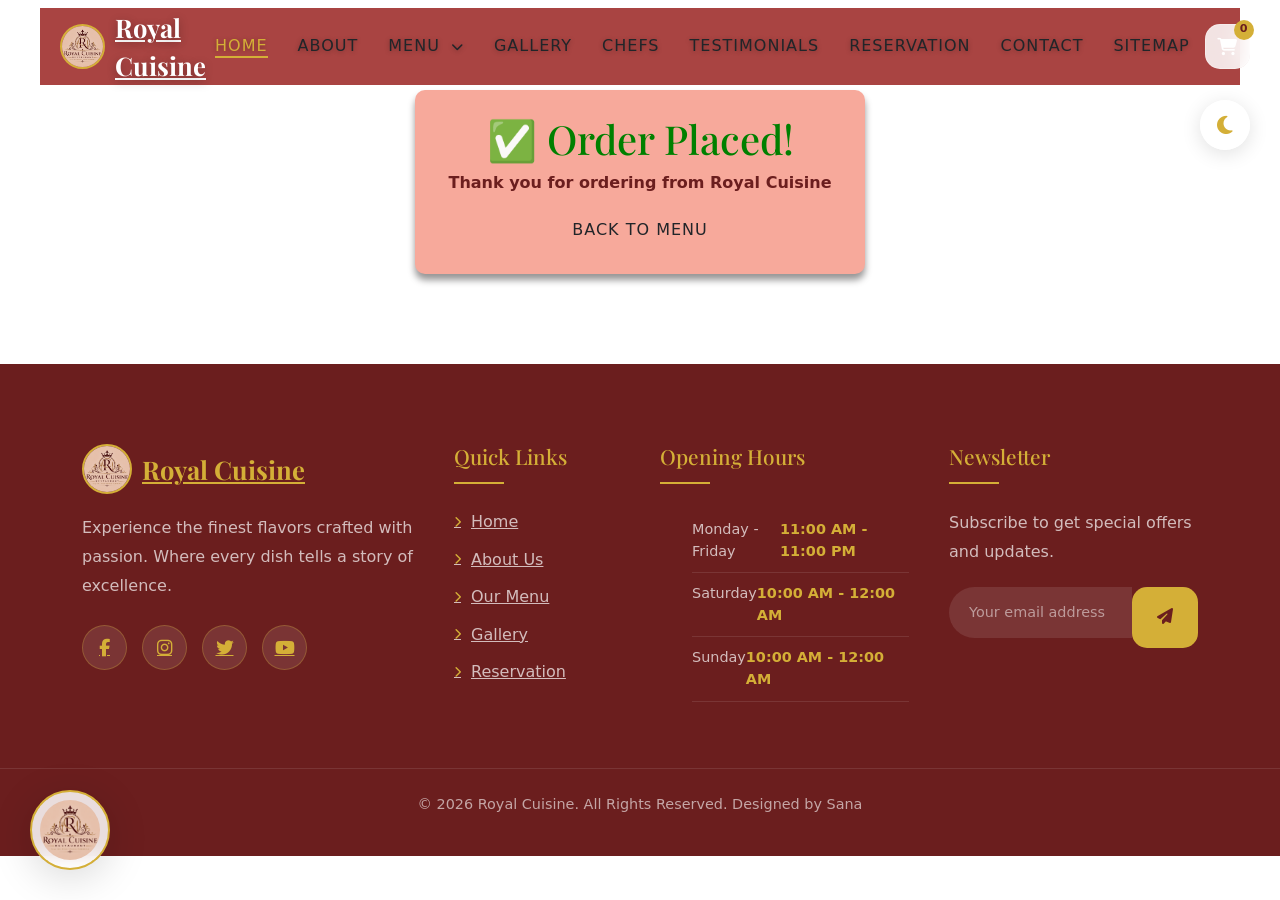
<file: order-success.html>
<!doctype html>
<html lang="en">
  <head>
    <meta charset="UTF-8" />
    <meta name="viewport" content="width=device-width, initial-scale=1.0" />
    <title>Royal Cuisine - Premium Dining Experience</title>
    <meta name="description" content="Royal Cuisine offers a premium dining experience with delicious food, quality ingredients, and exceptional service.">
<meta name="keywords" content="Royal Cuisine, restaurant, premium dining, delicious food, quality food, restaurant in Pakistan">
<meta name="author" content="Royal Cuisine">
    <link rel="stylesheet" href="css/about.css" />
    <link rel="stylesheet" href="css/animations.css" />
    <link rel="stylesheet" href="css/buttons.css" />
    <link rel="stylesheet" href="css/hero.css" />
    <link rel="stylesheet" href="css/navbar.css" />
    <link rel="stylesheet" href="css/cards.css" />
    <link rel="stylesheet" href="css/menu.css" />
    <link rel="stylesheet" href="css/cart.css" />
    <link rel="stylesheet" href="css/chefs.css" />
    <link rel="stylesheet" href="css/contact.css" />
    <link rel="stylesheet" href="css/forms.css" />
    <link rel="stylesheet" href="css/gallery.css" />
    <link rel="stylesheet" href="css/layout.css" />
    <link rel="stylesheet" href="css/notification.css" />
    <link rel="stylesheet" href="css/reset.css" />
    <link rel="stylesheet" href="css/testimonials.css" />
    <link rel="stylesheet" href="css/utilities.css" />
    <link rel="stylesheet" href="css/variables.css" />
    <link rel="stylesheet" href="css/footer.css" />
    <link rel="stylesheet" href="css/responsive.css" />
    <link rel="preconnect" href="https://fonts.googleapis.com" />
    <link rel="preconnect" href="https://fonts.gstatic.com" crossorigin />
    <link
      href="https://fonts.googleapis.com/css2?family=Playfair+Display:wght@400;500;600;700;800&family=Montserrat:wght@300;400;500;600;700&display=swap"
      rel="stylesheet"
    />
    <link
      rel="stylesheet"
      href="https://cdnjs.cloudflare.com/ajax/libs/font-awesome/6.4.0/css/all.min.css"
    />
    <link
      href="https://cdn.jsdelivr.net/npm/bootstrap@5.3.8/dist/css/bootstrap.min.css"
      rel="stylesheet"
      integrity="sha384-sRIl4kxILFvY47J16cr9ZwB07vP4J8+LH7qKQnuqkuIAvNWLzeN8tE5YBujZqJLB"
      crossorigin="anonymous"
    />
  </head>
  <body>
    <!-- Fixed Logo -->
    <div class="fixed-logo" id="fixed-logo">
      <img src="images/royal-logo.png" alt="Royal Cuisine Logo" />
    </div>

    <!-- Scroll to Top Button -->
    <button class="scroll-top" id="scroll-top">
      <i class="fas fa-arrow-up"></i>
    </button>

    <!-- Dark Mode Toggle -->
    <div class="dark-mode-toggle" id="dark-mode-toggle">
      <i class="fas fa-moon"></i>
    </div>

    <!-- Navigation -->
    <nav class="navbar navbar-expand-lg navbar-dark fixed-top" id="navbar">
      <div class="nav-container">
        <a href="index.html" class="logo">
          <img src="images/royal-logo.png" alt="Royal Cuisine" />
          <span>Royal Cuisine</span>
        </a>
        <ul class="nav-links" id="nav-links">
          <li><a href="index.html" class="nav-link active">Home</a></li>
          <li><a href="about.html" class="nav-link">About</a></li>
          <li class="dropdown">
            <a href="#" class="nav-link dropdown-toggle">
              Menu <i class="fas fa-chevron-down"></i>
            </a>
            <ul class="dropdown-menu">
              <li><a href="menu.html#main" data-menu="main">Main Course</a></li>
              <li><a href="menu.html#fast" data-menu="fast">Fast Food</a></li>
              <li>
                <a href="menu.html#dessert" data-menu="dessert">Desserts</a>
              </li>
              <li><a href="menu.html#drinks" data-menu="drink">Drinks</a></li>
            </ul>
          </li>
          <li><a href="gallery.html" class="nav-link">Gallery</a></li>
          <li><a href="chefs.html" class="nav-link">Chefs</a></li>
          <li><a href="testimonials.html" class="nav-link">Testimonials</a></li>
          <li><a href="reservation.html" class="nav-link">Reservation</a></li>
          <li><a href="contact.html" class="nav-link">Contact</a></li>
          <li><a href="sitemap.html" class="nav-link">Sitemap</a></li>
        </ul>
        <div class="nav-actions">
          <button class="cart-btn" id="cart-btn">
            <i class="fas fa-shopping-cart"></i>
            <span class="cart-count" id="cart-count">0</span>
          </button>
          <button class="mobile-toggle" id="mobile-toggle">
            <span></span>
            <span></span>
            <span></span>
          </button>
        </div>
      </div>
    </nav>
    
    <div class="success-box">
      <h1>✅ Order Placed!</h1>
      <p>Thank you for ordering from <b>Royal Cuisine</b></p>
      <a href="menu.html" class="btn"> Back to Menu</a>
    </div>

    <footer class="footer">
      <div class="footer-top">
        <div class="container">
          <div class="footer-grid">
            <div class="footer-brand">
              <a href="index.html" class="footer-logo">
                <img src="images/royal-logo.png" alt="Royal Cuisine" />
                <span>Royal Cuisine</span>
              </a>
              <p>
                Experience the finest flavors crafted with passion. Where every
                dish tells a story of excellence.
              </p>
              <div class="footer-social">
                <a href="#"><i class="fab fa-facebook-f"></i></a>
                <a href="#"><i class="fab fa-instagram"></i></a>
                <a href="#"><i class="fab fa-twitter"></i></a>
                <a href="#"><i class="fab fa-youtube"></i></a>
              </div>
            </div>
            <div class="footer-links">
              <h3>Quick Links</h3>
              <ul>
                <li><a href="index.html">Home</a></li>
                <li><a href="about.html">About Us</a></li>
                <li><a href="menu.html">Our Menu</a></li>
                <li><a href="gallery.html">Gallery</a></li>
                <li><a href="reservation.html">Reservation</a></li>
              </ul>
            </div>
            <div class="footer-hours">
              <h3>Opening Hours</h3>
              <ul>
                <li>
                  <span>Monday - Friday</span><span>11:00 AM - 11:00 PM</span>
                </li>
                <li><span>Saturday</span><span>10:00 AM - 12:00 AM</span></li>
                <li><span>Sunday</span><span>10:00 AM - 12:00 AM</span></li>
              </ul>
            </div>
            <div class="footer-newsletter">
              <h3>Newsletter</h3>
              <p>Subscribe to get special offers and updates.</p>
              <form class="newsletter-form" id="newsletter-form">
                <input type="email" placeholder="Your email address" required />
                <button type="submit">
                  <i class="fas fa-paper-plane"></i>
                </button>
              </form>
            </div>
          </div>
        </div>
      </div>
      <div class="footer-bottom">
        <div class="container">
          <p>
            &copy; 2026 Royal Cuisine. All Rights Reserved. Designed by Sana
          </p>
        </div>
      </div>
    </footer>
    <script
      src="https://cdn.jsdelivr.net/npm/bootstrap@5.3.8/dist/js/bootstrap.bundle.min.js"
      integrity="sha384-FKyoEForCGlyvwx9Hj09JcYn3nv7wiPVlz7YYwJrWVcXK/BmnVDxM+D2scQbITxI"
      crossorigin="anonymous"
    ></script>
    <script src="js/helper.js"></script>
    <script src="js/navbar.js"></script>
    <script src="js/gallery.js"></script>
    <script src="js/animations.js"></script>
    <script src="js/scroll.js"></script>
    <script src="js/cart.js"></script>
    <script src="js/theme.js"></script>
    <script src="js/menu.js"></script>
    <script src="js/checkout.js"></script>
    <script src="js/validation.js"></script>
   
  </body>
</html>
</file>
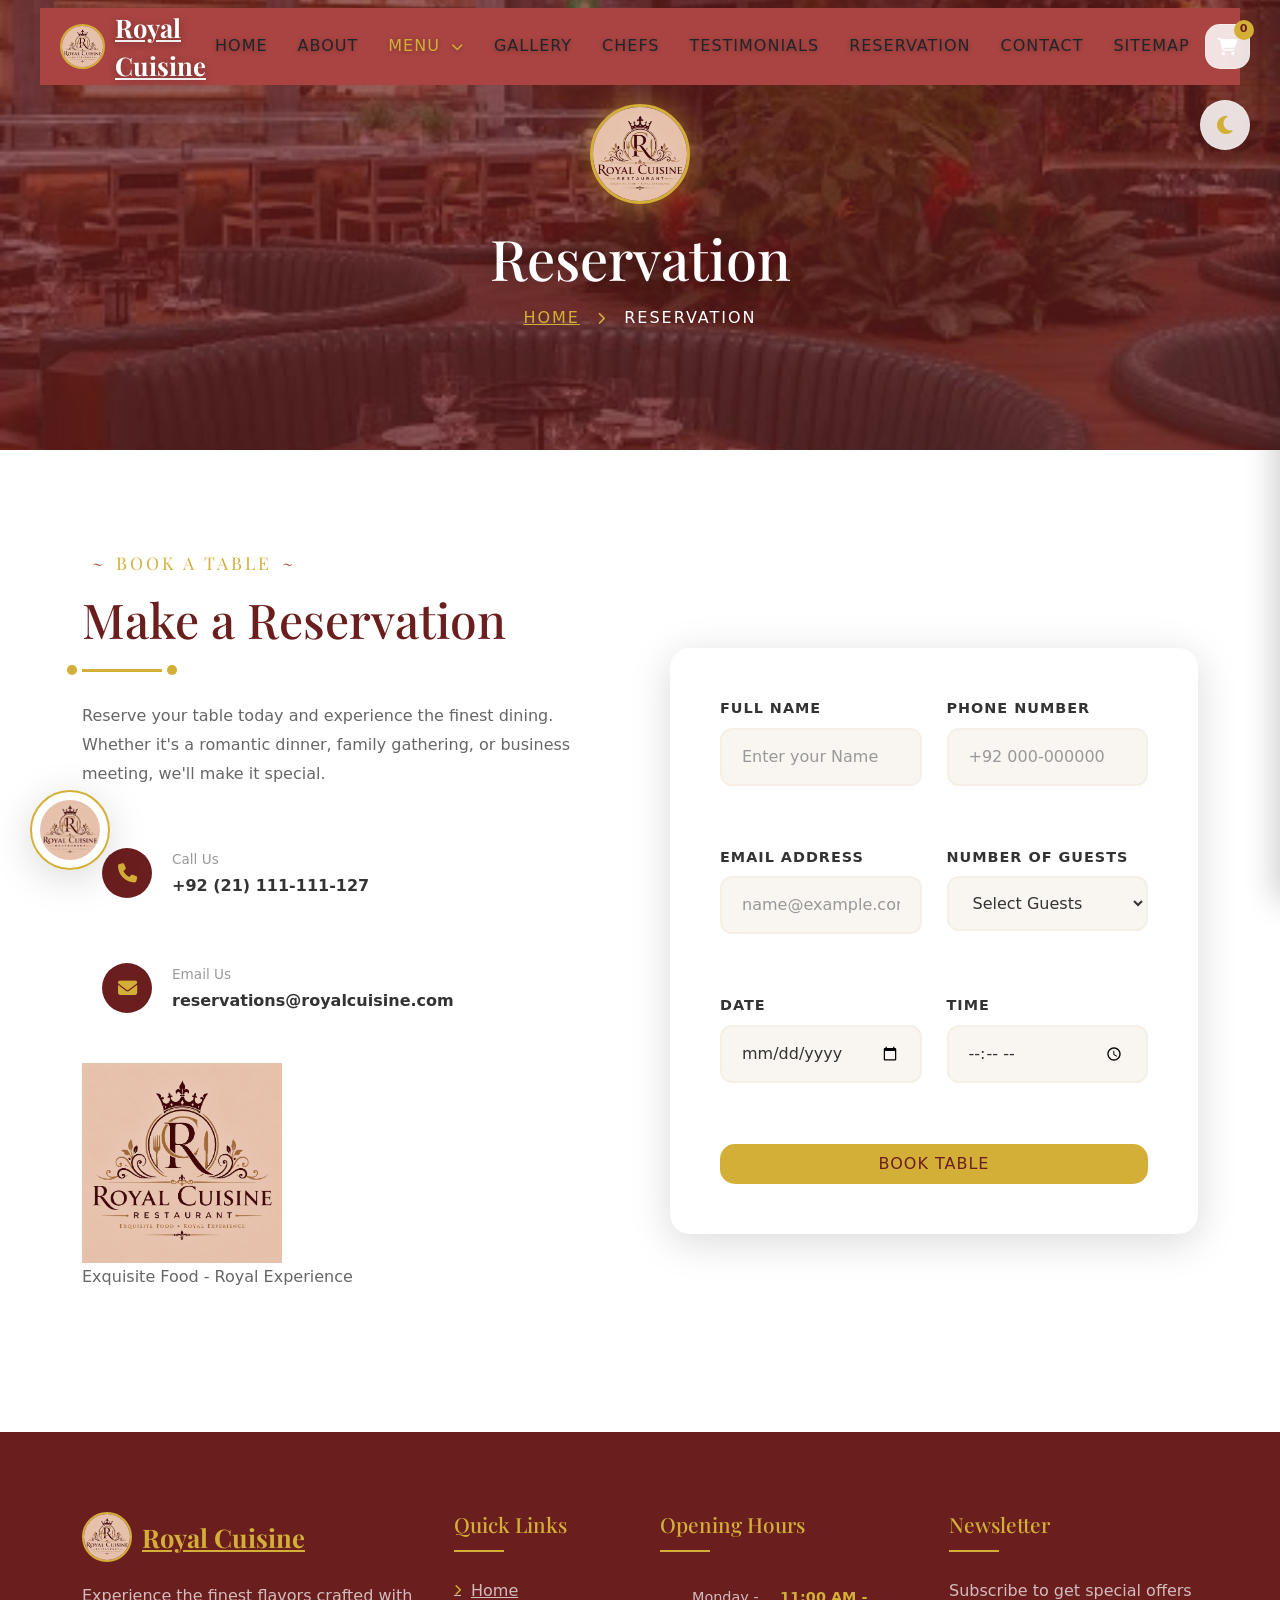
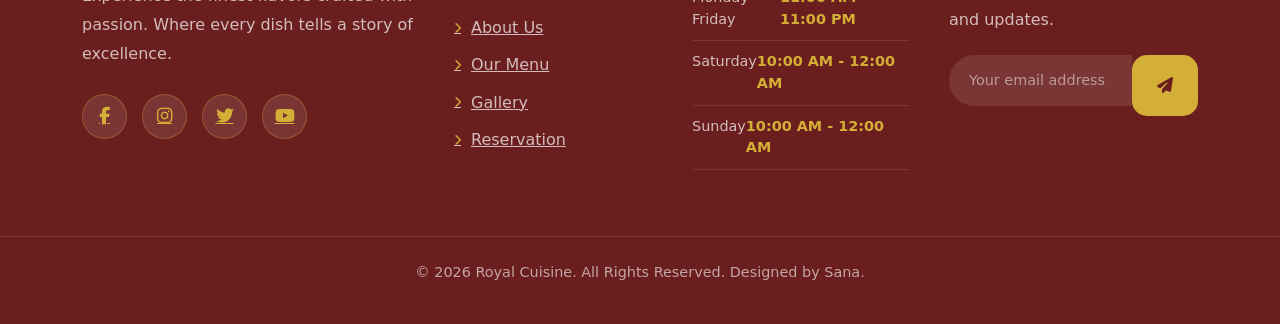
<file: reservation.html>
<!doctype html>
<html lang="en">
  <head>
    <meta charset="UTF-8">
    <meta name="viewport" content="width=device-width, initial-scale=1.0">
    <title>Royal Cuisine - Premium Dining Experience</title>
    <meta name="description" content="Royal Cuisine offers a premium dining experience with delicious food, quality ingredients, and exceptional service.">
<meta name="keywords" content="Royal Cuisine, restaurant, premium dining, delicious food, quality food, restaurant in Pakistan">
<meta name="author" content="Royal Cuisine">
    <link rel="stylesheet" href="css/about.css">
    <link rel="stylesheet" href="css/animations.css">
    <link rel="stylesheet" href="css/buttons.css">
    <link rel="stylesheet" href="css/hero.css">
    <link rel="stylesheet" href="css/navbar.css">
    <link rel="stylesheet" href="css/cards.css">
    <link rel="stylesheet" href="css/menu.css">
    <link rel="stylesheet" href="css/cart.css">
    <link rel="stylesheet" href="css/chefs.css">
    <link rel="stylesheet" href="css/contact.css"> 
    <link rel="stylesheet" href="css/forms.css">
    <link rel="stylesheet" href="css/gallery.css">
    <link rel="stylesheet" href="css/layout.css">
    <link rel="stylesheet" href="css/notification.css">
    <link rel="stylesheet" href="css/reset.css">
    <link rel="stylesheet" href="css/testimonials.css"> 
    <link rel="stylesheet" href="css/reservation.css" />
    <link rel="stylesheet" href="css/utilities.css">
    <link rel="stylesheet" href="css/variables.css">
    <link rel="stylesheet" href="css/footer.css" />
    <link rel="stylesheet" href="css/responsive.css">
    <link rel="preconnect" href="https://fonts.googleapis.com">
    <link rel="preconnect" href="https://fonts.gstatic.com" crossorigin>
    <link href="https://fonts.googleapis.com/css2?family=Playfair+Display:wght@400;500;600;700;800&family=Montserrat:wght@300;400;500;600;700&display=swap" rel="stylesheet">
    <link rel="stylesheet" href="https://cdnjs.cloudflare.com/ajax/libs/font-awesome/6.4.0/css/all.min.css">
    <link href="https://cdn.jsdelivr.net/npm/bootstrap@5.3.8/dist/css/bootstrap.min.css" rel="stylesheet" integrity="sha384-sRIl4kxILFvY47J16cr9ZwB07vP4J8+LH7qKQnuqkuIAvNWLzeN8tE5YBujZqJLB" crossorigin="anonymous"/>
  </head>
<body>

    <!-- Loading Screen -->
    <div class="loading-screen" id="loading-screen">
        <div class="loader">
            <div class="loader-circle"></div>
            <div class="loader-text">Royal Cuisine</div>
        </div>
    </div>

    <!-- Fixed Logo -->
    <div class="fixed-logo" id="fixed-logo">
        <img src="images/royal-logo.png" alt="Royal Cuisine Logo">
    </div>

    <!-- Scroll to Top Button -->
    <button class="scroll-top" id="scroll-top">
        <i class="fas fa-arrow-up"></i>
    </button>

    <!-- Dark Mode Toggle -->
    <div class="dark-mode-toggle" id="dark-mode-toggle">
        <i class="fas fa-moon"></i>
    </div>

    <!-- Navigation -->
    <nav class="navbar navbar-expand-lg navbar-dark fixed-top" id="navbar">
        <div class="nav-container">
            <a href="index.html" class="logo">
                <img src="images/royal-logo.png" alt="Royal Cuisine">
                <span>Royal Cuisine</span>
            </a>
            <ul class="nav-links" id="nav-links">
                <li><a href="index.html" class="nav-link">Home</a></li>
                <li><a href="about.html" class="nav-link">About</a></li>
                <li class="dropdown">
                    <a href="#" class="nav-link dropdown-toggle">
                      Menu <i class="fas fa-chevron-down"></i>
                    </a>
                    <ul class="dropdown-menu">
                      <li><a href="menu.html#main" data-menu="main">Main Course</a></li>
                      <li><a href="menu.html#fast" data-menu="fast">Fast Food</a></li>
                      <li><a href="menu.html#dessert" data-menu="dessert">Desserts</a></li>
                      <li><a href="menu.html#drinks" data-menu="drink">Drinks</a></li>
                    </ul>
                  </li>
                <li><a href="gallery.html" class="nav-link">Gallery</a></li>
                <li><a href="chefs.html" class="nav-link">Chefs</a></li>
                <li><a href="testimonials.html" class="nav-link">Testimonials</a></li>
                <li><a href="reservation.html" class="nav-link active">Reservation</a></li>
                <li><a href="contact.html" class="nav-link">Contact</a></li>
          <li><a href="sitemap.html" class="nav-link">Sitemap</a></li>
            </ul>
            <div class="nav-actions">
                <button class="cart-btn" id="cart-btn">
                    <i class="fas fa-shopping-cart"></i>
                    <span class="cart-count" id="cart-count">0</span>
                </button>
                <button class="mobile-toggle" id="mobile-toggle">
                    <span></span><span></span><span></span>
                </button>
            </div>
        </div>
    </nav>

    <!-- Cart Sidebar -->
    <div class="cart-sidebar" id="cart-sidebar">
        <div class="cart-header">
            <h3>Your Cart</h3>
            <button class="cart-close" id="cart-close"><i class="fas fa-times"></i></button>
        </div>
        <div class="cart-items" id="cart-items">
            <div class="cart-empty">
                <i class="fas fa-shopping-basket"></i>
                <p>Your cart is empty</p>
            </div>
        </div>
        <div class="cart-footer">
            <div class="cart-total">
                <span>Total:</span>
                <span id="cart-total-price">Rs0.00</span>
            </div>
            <button class="btn btn-primary btn-full">Checkout</button>
        </div>
    </div>
    <div class="cart-overlay" id="cart-overlay"></div>

    <!-- Page Header -->
    <section class="page-header">
        <div class="page-header-bg">
            <img src="images/reservation1.jpg" alt="Reservation">
        </div>
        <div class="page-header-overlay"></div>
        <div class="page-header-content">
            <div class="page-logo">
                <img src="images/royal-logo.png" alt="Royal Cuisine Logo">
            </div>
            <h1>Reservation</h1>
            <p><a href="index.html">Home</a> <i class="fas fa-chevron-right"></i> Reservation</p>
        </div>
    </section>

    <!-- Reservation Section -->
    <section class="reservation" id="reservation">
        <div class="container">
            <div class="reservation-wrapper">
                <div class="reservation-info">
                    <span class="section-subtitle">Book a Table</span>
                    <h2 class="section-title">Make a Reservation</h2>
                    <div class="section-line"></div>
                    <p>Reserve your table today and experience the finest dining. Whether it's a romantic dinner, family gathering, or business meeting, we'll make it special.</p>
                    <div class="reservation-contact">
                        <div class="res-contact-item">
                            <i class="fas fa-phone"></i>
                            <div><span>Call Us</span><strong>+92 (21) 111-111-127</strong></div>
                        </div>
                        <div class="res-contact-item">
                            <i class="fas fa-envelope"></i>
                            <div><span>Email Us</span><strong>reservations@royalcuisine.com</strong></div>
                        </div>
                    </div>
                    <div class="reservation-logo-display">
                        <img src="images/royal-logo.png" alt="Royal Cuisine" width="200px" height="200px">
                        <p>Exquisite Food - Royal Experience</p>
                    </div>
                </div>
                <div class="reservation-form-wrapper">
                    <form class="reservation-form" id="reservation-form">
                        <div class="form-row">
                            <div class="form-group">
                                <label for="res-name">Full Name</label>
                                <input type="text" id="res-name" placeholder="Enter your Name">
                                <span class="error-msg" id="error-name"></span>
                            </div>
                            <div class="form-group">
                                <label for="res-phone">Phone Number</label>
                                <input type="tel" id="res-phone" placeholder="+92 000-000000">
                                <span class="error-msg" id="error-phone"></span>
                            </div>
                        </div>
                        <div class="form-row">
                            <div class="form-group">
                                <label for="res-email">Email Address</label>
                                <input type="email" id="res-email" placeholder="name@example.com">
                                <span class="error-msg" id="error-email"></span>
                            </div>
                            <div class="form-group">
                                <label for="res-guests">Number of Guests</label>
                                <select id="res-guests">
                                    <option value="">Select Guests</option>
                                    <option value="1">1 Person</option>
                                    <option value="2">2 People</option>
                                    <option value="3">3 People</option>
                                    <option value="4">4 People</option>
                                    <option value="5">5 People</option>
                                    <option value="6">6+ People</option>
                                </select>
                                <span class="error-msg" id="error-guests"></span>
                            </div>
                        </div>
                        <div class="form-row">
                            <div class="form-group">
                                <label for="res-date">Date</label>
                                <input type="date" id="res-date">
                                <span class="error-msg" id="error-date"></span>
                            </div>
                            <div class="form-group">
                                <label for="res-time">Time</label>
                                <input type="time" id="res-time">
                                <span class="error-msg" id="error-time"></span>
                            </div>
                        </div>
                        <button type="submit" class="btn btn-primary btn-full">Book Table</button>
                    </form>
                </div>
            </div>
        </div>
    </section>

    <!-- Footer -->
    <footer class="footer">
        <div class="footer-top">
            <div class="container">
                <div class="footer-grid">
                    <div class="footer-brand">
                        <a href="index.html" class="footer-logo">
                            <img src="images/royal-logo.png" alt="Royal Cuisine">
                            <span>Royal Cuisine</span>
                        </a>
                        <p>Experience the finest flavors crafted with passion. Where every dish tells a story of excellence.</p>
                        <div class="footer-social">
                            <a href="#"><i class="fab fa-facebook-f"></i></a>
                            <a href="#"><i class="fab fa-instagram"></i></a>
                            <a href="#"><i class="fab fa-twitter"></i></a>
                            <a href="#"><i class="fab fa-youtube"></i></a>
                        </div>
                    </div>
                    <div class="footer-links">
                        <h3>Quick Links</h3>
                        <ul>
                            <li><a href="index.html">Home</a></li>
                            <li><a href="about.html">About Us</a></li>
                            <li><a href="menu.html">Our Menu</a></li>
                            <li><a href="gallery.html">Gallery</a></li>
                            <li><a href="reservation.html">Reservation</a></li>
                        </ul>
                    </div>
                    <div class="footer-hours">
                        <h3>Opening Hours</h3>
                        <ul>
                            <li><span>Monday - Friday</span><span>11:00 AM - 11:00 PM</span></li>
                            <li><span>Saturday</span><span>10:00 AM - 12:00 AM</span></li>
                            <li><span>Sunday</span><span>10:00 AM - 12:00 AM</span></li>
                        </ul>
                    </div>
                    <div class="footer-newsletter">
                        <h3>Newsletter</h3>
                        <p>Subscribe to get special offers and updates.</p>
                        <form class="newsletter-form" id="newsletter-form">
                            <input type="email" placeholder="Your email address" required>
                            <button type="submit"><i class="fas fa-paper-plane"></i></button>
                        </form>
                    </div>
                </div>
            </div>
        </div>
        <div class="footer-bottom">
            <div class="container">
                <p>&copy; 2026 Royal Cuisine. All Rights Reserved. Designed by Sana.</p>
        </div>
    </footer>
    <script src="https://cdn.jsdelivr.net/npm/bootstrap@5.3.8/dist/js/bootstrap.bundle.min.js"
    integrity="sha384-FKyoEForCGlyvwx9Hj09JcYn3nv7wiPVlz7YYwJrWVcXK/BmnVDxM+D2scQbITxI"
    crossorigin="anonymous"></script>
    <script src="js/helper.js"></script>
      <script src="js/navbar.js"></script>
      <script src="js/gallery.js"></script>
      <script src="js/animations.js"></script>
      <script src="js/scroll.js"></script>
      <script src="js/cart.js"></script>
      <script src="js/theme.js"></script>
      <script src="js/menu.js"></script>
      <script src="js/checkout.js"></script>
      <script src="js/validation.js"></script>
   
</body>
</html>
</file>
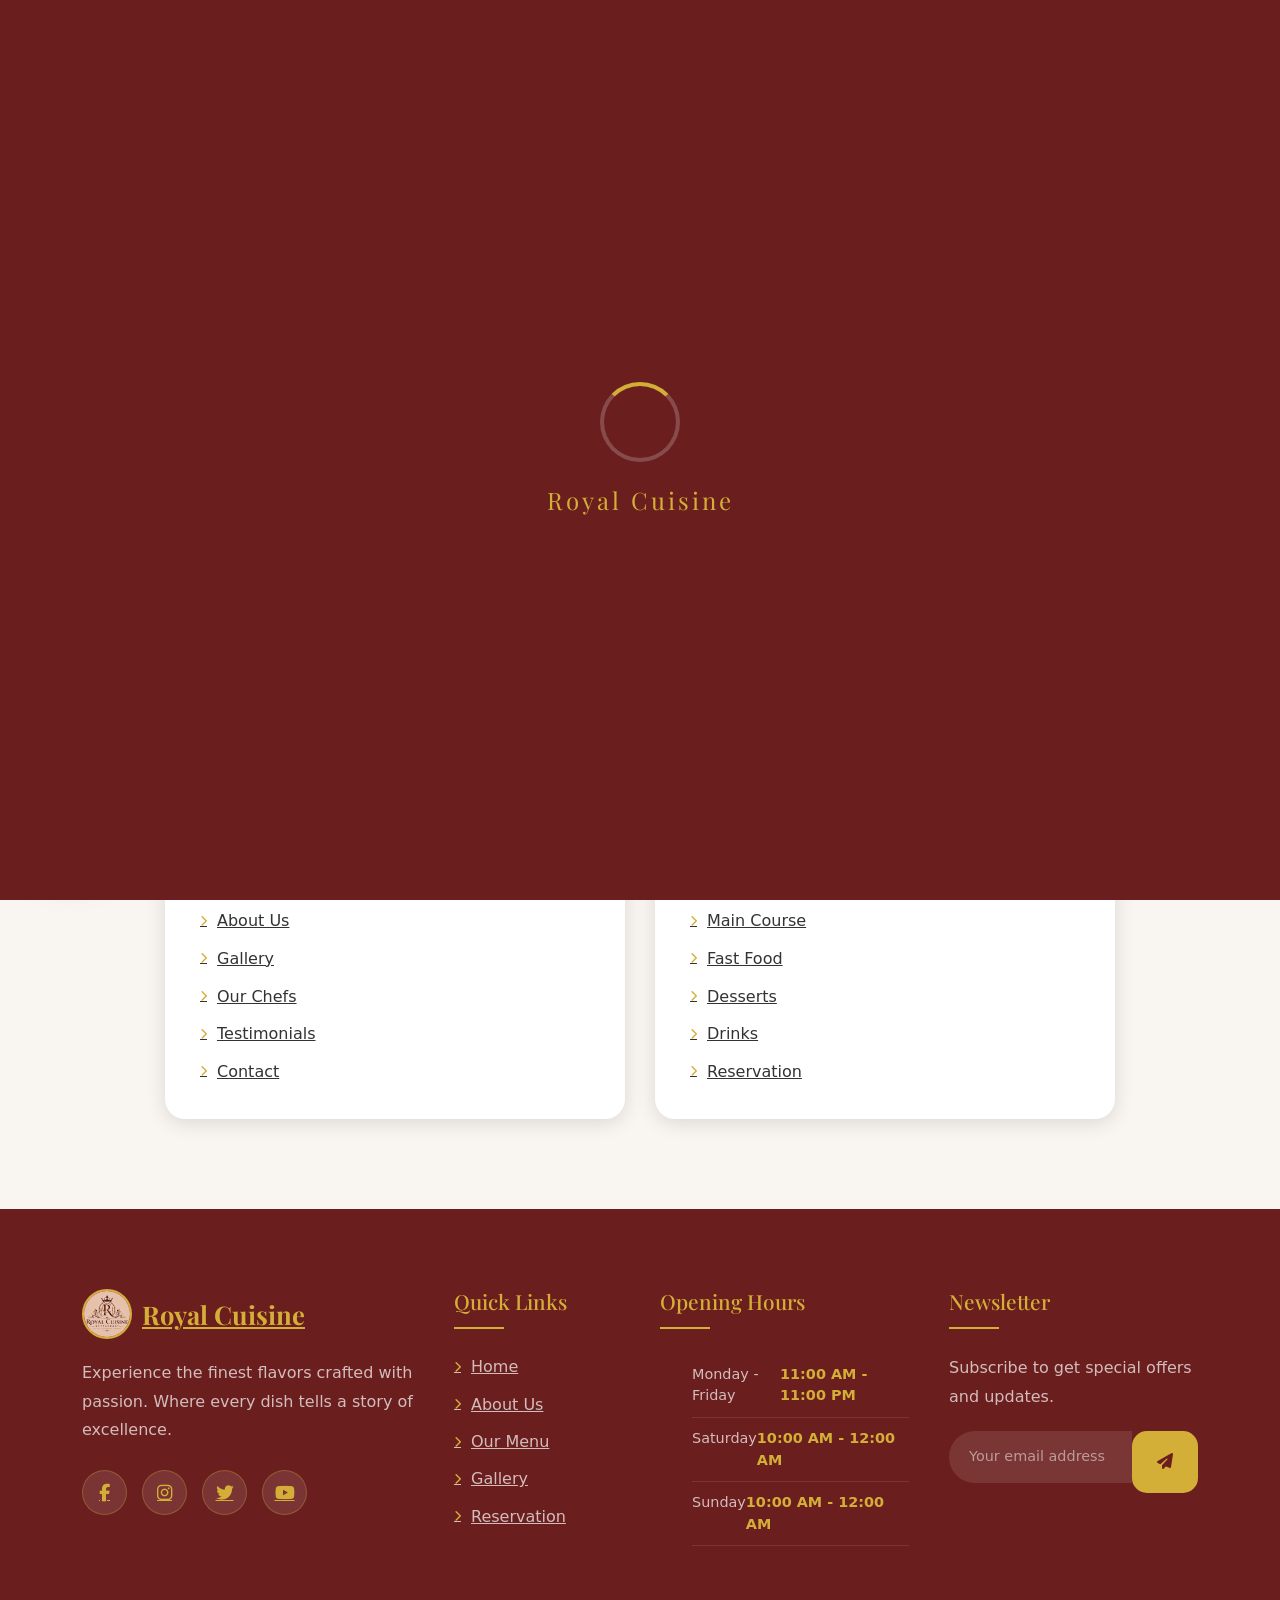
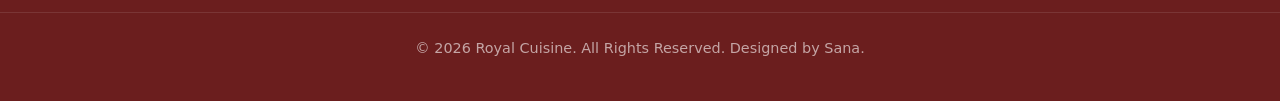
<file: sitemap.html>
<!doctype html>
<html lang="en">
  <head>
    <meta charset="UTF-8" />
    <meta name="viewport" content="width=device-width, initial-scale=1.0" />
    <title>Royal Cuisine - Sitemap</title>
    <meta name="description" content="Royal Cuisine offers a premium dining experience with delicious food, quality ingredients, and exceptional service.">
    <meta name="keywords" content="Royal Cuisine, restaurant, premium dining, delicious food, quality food, restaurant in Pakistan">
    <meta name="author" content="Royal Cuisine">
    <link rel="stylesheet" href="css/about.css" />
    <link rel="stylesheet" href="css/animations.css" />
    <link rel="stylesheet" href="css/buttons.css" />
    <link rel="stylesheet" href="css/hero.css" />
    <link rel="stylesheet" href="css/navbar.css" />
    <link rel="stylesheet" href="css/cards.css" />
    <link rel="stylesheet" href="css/menu.css" />
    <link rel="stylesheet" href="css/cart.css" />
    <link rel="stylesheet" href="css/chefs.css" />
    <link rel="stylesheet" href="css/contact.css" />
    <link rel="stylesheet" href="css/forms.css" />
    <link rel="stylesheet" href="css/gallery.css" />
    <link rel="stylesheet" href="css/layout.css" />
    <link rel="stylesheet" href="css/notification.css" />
    <link rel="stylesheet" href="css/reservation.css" />
    <link rel="stylesheet" href="css/reset.css" />
    <link rel="stylesheet" href="css/testimonials.css" />
    <link rel="stylesheet" href="css/utilities.css" />
    <link rel="stylesheet" href="css/variables.css" />
    <link rel="stylesheet" href="css/footer.css" />
    <link rel="stylesheet" href="css/sitemap.css" />
    <link rel="stylesheet" href="css/responsive.css" />
    <link rel="preconnect" href="https://fonts.googleapis.com" />
    <link rel="preconnect" href="https://fonts.gstatic.com" crossorigin />
    <link href="https://fonts.googleapis.com/css2?family=Playfair+Display:wght@400;500;600;700;800&family=Montserrat:wght@300;400;500;600;700&display=swap" rel="stylesheet" />
    <link rel="stylesheet" href="https://cdnjs.cloudflare.com/ajax/libs/font-awesome/6.4.0/css/all.min.css" />
    <link href="https://cdn.jsdelivr.net/npm/bootstrap@5.3.8/dist/css/bootstrap.min.css" rel="stylesheet" integrity="sha384-sRIl4kxILFvY47J16cr9ZwB07vP4J8+LH7qKQnuqkuIAvNWLzeN8tE5YBujZqJLB" crossorigin="anonymous" />
  </head>
  <body>
    <div class="loading-screen" id="loading-screen">
      <div class="loader"><div class="loader-circle"></div><div class="loader-text">Royal Cuisine</div></div>
    </div>

    <div class="fixed-logo" id="fixed-logo">
      <img src="images/royal-logo.png" alt="Royal Cuisine Logo" />
    </div>

    <button class="scroll-top" id="scroll-top" aria-label="Scroll to top">
      <i class="fas fa-arrow-up"></i>
    </button>

    <div class="dark-mode-toggle" id="dark-mode-toggle" aria-label="Toggle dark mode">
      <i class="fas fa-moon"></i>
    </div>

    <nav class="navbar navbar-expand-lg navbar-dark fixed-top" id="navbar">
      <div class="nav-container">
        <a href="index.html" class="logo">
          <img src="images/royal-logo.png" alt="Royal Cuisine" />
          <span>Royal Cuisine</span>
        </a>
        <ul class="nav-links" id="nav-links">
          <li><a href="index.html" class="nav-link">Home</a></li>
          <li><a href="about.html" class="nav-link">About</a></li>
          <li class="dropdown">
            <a href="#" class="nav-link dropdown-toggle">Menu <i class="fas fa-chevron-down"></i></a>
            <ul class="dropdown-menu">
              <li><a href="menu.html#main" data-menu="main">Main Course</a></li>
              <li><a href="menu.html#fast" data-menu="fast">Fast Food</a></li>
              <li><a href="menu.html#dessert" data-menu="dessert">Desserts</a></li>
              <li><a href="menu.html#drinks" data-menu="drink">Drinks</a></li>
            </ul>
          </li>
          <li><a href="gallery.html" class="nav-link">Gallery</a></li>
          <li><a href="chefs.html" class="nav-link">Chefs</a></li>
          <li><a href="testimonials.html" class="nav-link">Testimonials</a></li>
          <li><a href="reservation.html" class="nav-link">Reservation</a></li>
          <li><a href="contact.html" class="nav-link">Contact</a></li>
          <li><a href="sitemap.html" class="nav-link active">Sitemap</a></li>
        </ul>
        <div class="nav-actions">
          <button class="cart-btn" id="cart-btn" aria-label="Open cart"><i class="fas fa-shopping-cart"></i><span class="cart-count" id="cart-count">0</span></button>
          <button class="mobile-toggle" id="mobile-toggle" aria-label="Open navigation"><span></span><span></span><span></span></button>
        </div>
      </div>
    </nav>

    <header class="page-header sitemap-header">
      <div class="page-header-bg"><img src="images/restaurant.jpg" alt="Royal Cuisine restaurant" /></div>
      <div class="page-header-overlay"></div>
      <div class="page-header-content">
        <h1>Sitemap</h1>
        <p>Explore all important pages of Royal Cuisine</p>
      </div>
    </header>

    <main class="sitemap-page">
      <div class="container">
        <div class="sitemap-intro">
          <span class="section-subtitle">Royal Cuisine</span>
          <h2>Website Sitemap</h2>
          <p>Find all major sections of our restaurant website in one place.</p>
        </div>

        <div class="sitemap-grid">
          <section class="sitemap-card">
            <div class="sitemap-icon"><i class="fas fa-globe"></i></div>
            <h3>Main Pages</h3>
            <ul>
              <li><a href="index.html"><i class="fas fa-chevron-right"></i> Home</a></li>
              <li><a href="about.html"><i class="fas fa-chevron-right"></i> About Us</a></li>
              <li><a href="gallery.html"><i class="fas fa-chevron-right"></i> Gallery</a></li>
              <li><a href="chefs.html"><i class="fas fa-chevron-right"></i> Our Chefs</a></li>
              <li><a href="testimonials.html"><i class="fas fa-chevron-right"></i> Testimonials</a></li>
              <li><a href="contact.html"><i class="fas fa-chevron-right"></i> Contact</a></li>
            </ul>
          </section>

          <section class="sitemap-card">
            <div class="sitemap-icon"><i class="fas fa-utensils"></i></div>
            <h3>Menu & Dining</h3>
            <ul>
              <li><a href="menu.html"><i class="fas fa-chevron-right"></i> Our Menu</a></li>
              <li><a href="menu.html#main"><i class="fas fa-chevron-right"></i> Main Course</a></li>
              <li><a href="menu.html#fast"><i class="fas fa-chevron-right"></i> Fast Food</a></li>
              <li><a href="menu.html#dessert"><i class="fas fa-chevron-right"></i> Desserts</a></li>
              <li><a href="menu.html#drinks"><i class="fas fa-chevron-right"></i> Drinks</a></li>
              <li><a href="reservation.html"><i class="fas fa-chevron-right"></i> Reservation</a></li>
            </ul>
          </section>
        </div>
      </div>
    </main>

    <footer class="footer">
      <div class="footer-top">
        <div class="container">
          <div class="footer-grid">
            <div class="footer-brand">
              <a href="index.html" class="footer-logo"><img src="images/royal-logo.png" alt="Royal Cuisine" /><span>Royal Cuisine</span></a>
              <p>Experience the finest flavors crafted with passion. Where every dish tells a story of excellence.</p>
              <div class="footer-social">
                <a href="#"><i class="fab fa-facebook-f"></i></a><a href="#"><i class="fab fa-instagram"></i></a><a href="#"><i class="fab fa-twitter"></i></a><a href="#"><i class="fab fa-youtube"></i></a>
              </div>
            </div>
            <div class="footer-links">
              <h3>Quick Links</h3>
              <ul>
                <li><a href="index.html">Home</a></li>
                <li><a href="about.html">About Us</a></li>
                <li><a href="menu.html">Our Menu</a></li>
                <li><a href="gallery.html">Gallery</a></li>
                <li><a href="reservation.html">Reservation</a></li>
              </ul>
            </div>
            <div class="footer-hours">
              <h3>Opening Hours</h3>
              <ul>
                <li><span>Monday - Friday</span><span>11:00 AM - 11:00 PM</span></li>
                <li><span>Saturday</span><span>10:00 AM - 12:00 AM</span></li>
                <li><span>Sunday</span><span>10:00 AM - 12:00 AM</span></li>
              </ul>
            </div>
            <div class="footer-newsletter">
              <h3>Newsletter</h3>
              <p>Subscribe to get special offers and updates.</p>
              <form class="newsletter-form" id="newsletter-form"><input type="email" placeholder="Your email address" required /><button type="submit"><i class="fas fa-paper-plane"></i></button></form>
            </div>
          </div>
        </div>
      </div>
      <div class="footer-bottom"><div class="container"><p>&copy; 2026 Royal Cuisine. All Rights Reserved. Designed by Sana.</p></div></div>
    </footer>

    <script src="https://cdn.jsdelivr.net/npm/bootstrap@5.3.8/dist/js/bootstrap.bundle.min.js" integrity="sha384-FKyoEForCGlyvwx9Hj09JcYn3nv7wiPVlz7YYwJrWVcXK/BmnVDxM+D2scQbITxI" crossorigin="anonymous"></script>
    <script src="js/helper.js"></script>
    <script src="js/navbar.js"></script>
    <script src="js/animations.js"></script>
    <script src="js/scroll.js"></script>
    <script src="js/cart.js"></script>
    <script src="js/theme.js"></script>
  </body>
</html>
</file>
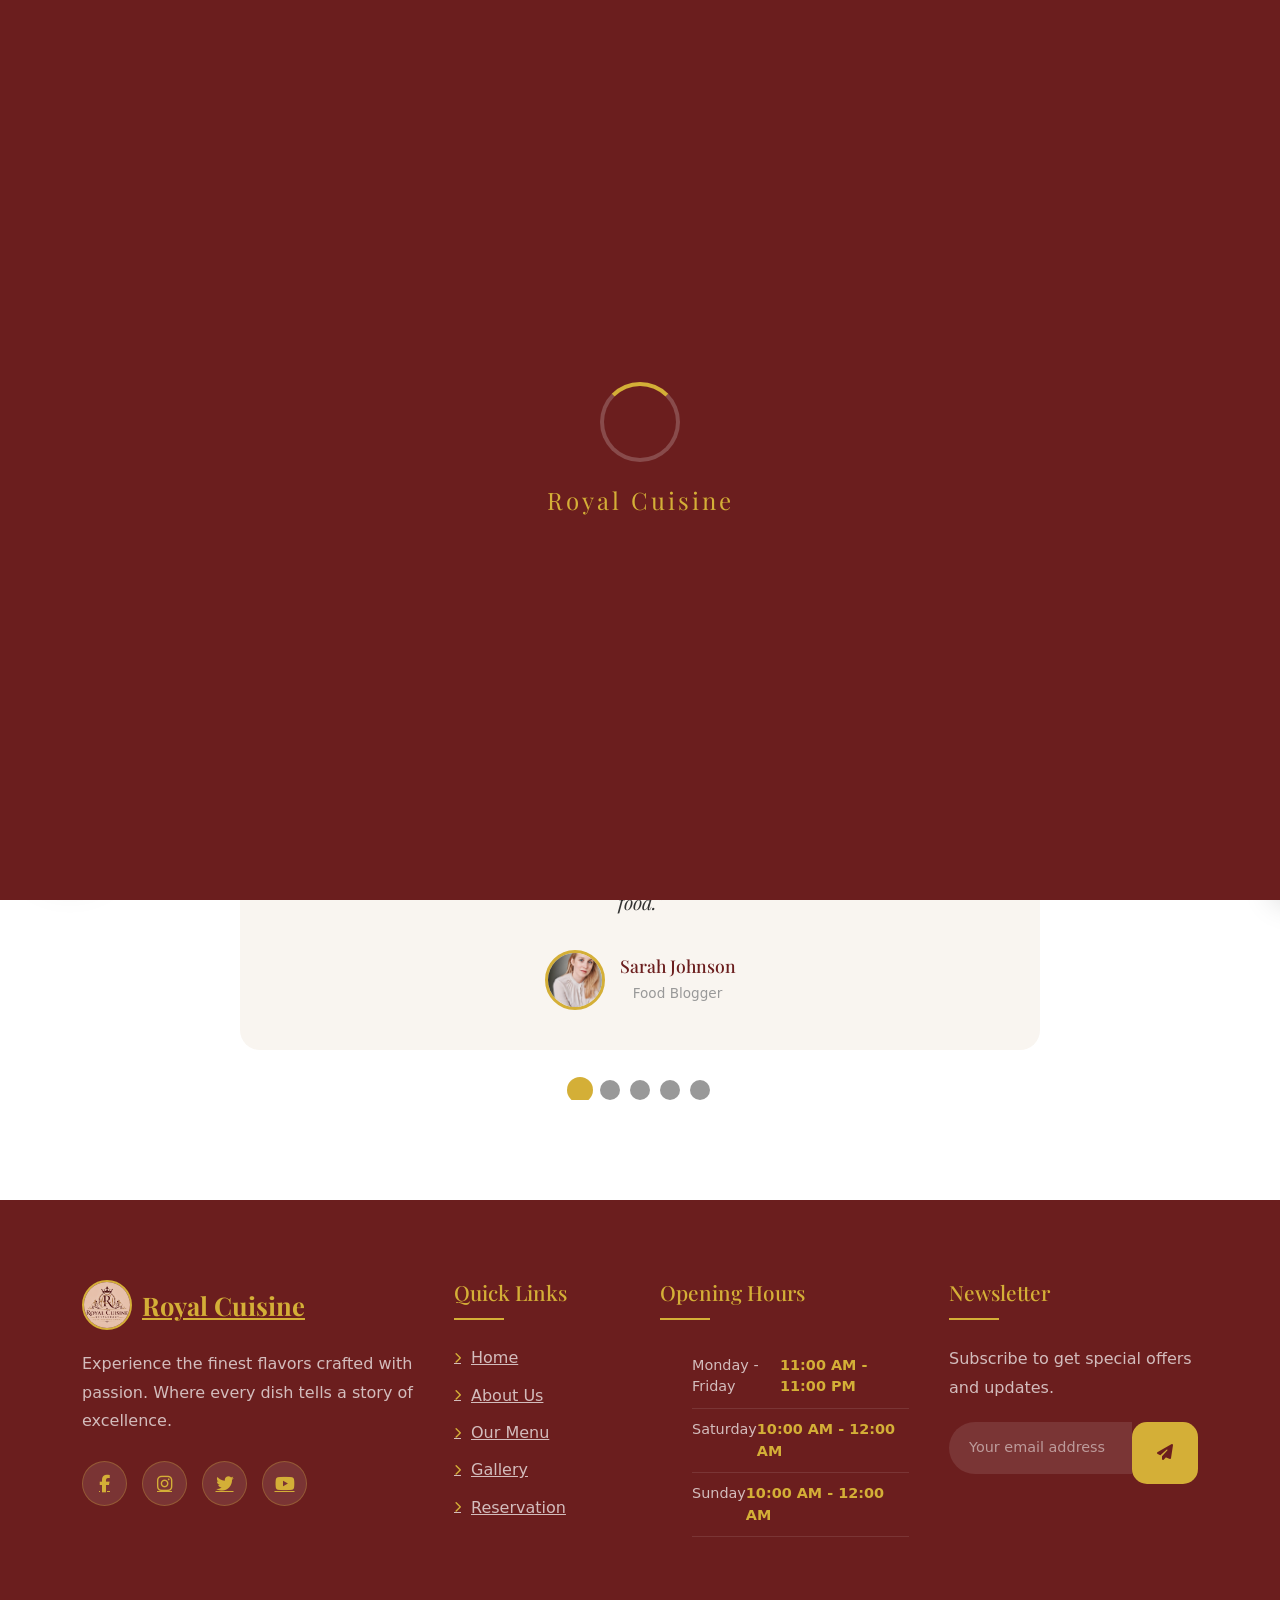
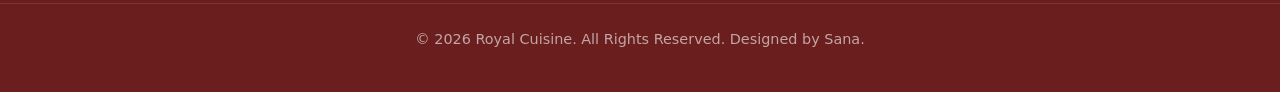
<file: testimonials.html>
<!doctype html>
<html lang="en">
  <head>
    <meta charset="UTF-8" />
    <meta name="viewport" content="width=device-width, initial-scale=1.0" />
    <title>Royal Cuisine - Premium Dining Experience</title>
    <meta name="description" content="Royal Cuisine offers a premium dining experience with delicious food, quality ingredients, and exceptional service.">
<meta name="keywords" content="Royal Cuisine, restaurant, premium dining, delicious food, quality food, restaurant in Pakistan">
<meta name="author" content="Royal Cuisine">
    <link rel="stylesheet" href="css/about.css" />
    <link rel="stylesheet" href="css/animations.css" />
    <link rel="stylesheet" href="css/buttons.css" />
    <link rel="stylesheet" href="css/hero.css" />
    <link rel="stylesheet" href="css/navbar.css" />
    <link rel="stylesheet" href="css/cards.css" />
    <link rel="stylesheet" href="css/menu.css" />
    <link rel="stylesheet" href="css/cart.css" />
    <link rel="stylesheet" href="css/chefs.css" />
    <link rel="stylesheet" href="css/contact.css" />
    <link rel="stylesheet" href="css/forms.css" />
    <link rel="stylesheet" href="css/gallery.css" />
    <link rel="stylesheet" href="css/layout.css" />
    <link rel="stylesheet" href="css/notification.css" />
    <link rel="stylesheet" href="css/reset.css" />
    <link rel="stylesheet" href="css/testimonials.css" />
    <link rel="stylesheet" href="css/utilities.css" />
    <link rel="stylesheet" href="css/variables.css" />
    <link rel="stylesheet" href="css/footer.css" />
    <link rel="stylesheet" href="css/responsive.css" />
    <link rel="preconnect" href="https://fonts.googleapis.com" />
    <link rel="preconnect" href="https://fonts.gstatic.com" crossorigin />
    <link
      href="https://fonts.googleapis.com/css2?family=Playfair+Display:wght@400;500;600;700;800&family=Montserrat:wght@300;400;500;600;700&display=swap"
      rel="stylesheet"
    />
    <link
      rel="stylesheet"
      href="https://cdnjs.cloudflare.com/ajax/libs/font-awesome/6.4.0/css/all.min.css"
    />
    <link
      href="https://cdn.jsdelivr.net/npm/bootstrap@5.3.8/dist/css/bootstrap.min.css"
      rel="stylesheet"
      integrity="sha384-sRIl4kxILFvY47J16cr9ZwB07vP4J8+LH7qKQnuqkuIAvNWLzeN8tE5YBujZqJLB"
      crossorigin="anonymous"
    />
  </head>
  <body>
    <!-- Loading Screen -->
    <div class="loading-screen" id="loading-screen">
      <div class="loader">
        <div class="loader-circle"></div>
        <div class="loader-text">Royal Cuisine</div>
      </div>
    </div>

    <!-- Fixed Logo -->
    <div class="fixed-logo" id="fixed-logo">
      <img src="images/royal-logo.png" alt="Royal Cuisine Logo" />
    </div>

    <!-- Scroll to Top Button -->
    <button class="scroll-top" id="scroll-top">
      <i class="fas fa-arrow-up"></i>
    </button>

    <!-- Dark Mode Toggle -->
    <div class="dark-mode-toggle" id="dark-mode-toggle">
      <i class="fas fa-moon"></i>
    </div>

    <!-- Navigation -->
    <nav class="navbar navbar-expand-lg navbar-dark fixed-top" id="navbar">
      <div class="nav-container">
        <a href="index.html" class="logo">
          <img src="images/royal-logo.png" alt="Royal Cuisine" />
          <span>Royal Cuisine</span>
        </a>
        <ul class="nav-links" id="nav-links">
          <li><a href="index.html" class="nav-link">Home</a></li>
          <li><a href="about.html" class="nav-link">About</a></li>
          <li class="dropdown">
            <a href="#" class="nav-link dropdown-toggle">
              Menu <i class="fas fa-chevron-down"></i>
            </a>
            <ul class="dropdown-menu">
              <li><a href="menu.html#main" data-menu="main">Main Course</a></li>
              <li><a href="menu.html#fast" data-menu="fast">Fast Food</a></li>
              <li>
                <a href="menu.html#dessert" data-menu="dessert">Desserts</a>
              </li>
              <li><a href="menu.html#drinks" data-menu="drink">Drinks</a></li>
            </ul>
          </li>
          <li><a href="gallery.html" class="nav-link">Gallery</a></li>
          <li><a href="chefs.html" class="nav-link">Chefs</a></li>
          <li>
            <a href="testimonials.html" class="nav-link active">Testimonials</a>
          </li>
          <li><a href="reservation.html" class="nav-link">Reservation</a></li>
          <li><a href="contact.html" class="nav-link">Contact</a></li>
          <li><a href="sitemap.html" class="nav-link">Sitemap</a></li>
        </ul>
        <div class="nav-actions">
          <button class="cart-btn" id="cart-btn">
            <i class="fas fa-shopping-cart"></i>
            <span class="cart-count" id="cart-count">0</span>
          </button>
          <button class="mobile-toggle" id="mobile-toggle">
            <span></span><span></span><span></span>
          </button>
        </div>
      </div>
    </nav>

    <!-- Cart Sidebar -->
    <div class="cart-sidebar" id="cart-sidebar">
      <div class="cart-header">
        <h3>Your Cart</h3>
        <button class="cart-close" id="cart-close">
          <i class="fas fa-times"></i>
        </button>
      </div>
      <div class="cart-items" id="cart-items">
        <div class="cart-empty">
          <i class="fas fa-shopping-basket"></i>
          <p>Your cart is empty</p>
        </div>
      </div>
      <div class="cart-footer">
        <div class="cart-total">
          <span>Total:</span>
          <span id="cart-total-price">Rs0.00</span>
        </div>
        <button class="btn btn-primary btn-full">Checkout</button>
      </div>
    </div>
    <div class="cart-overlay" id="cart-overlay"></div>

    <!-- Page Header -->
    <section class="page-header">
      <div class="page-header-bg">
        <img src="images/testimonial.jpg" alt="Testimonials" />
      </div>
      <div class="page-header-overlay"></div>
      <div class="page-header-content">
        <div class="page-logo">
          <img src="images/royal-logo.png" alt="Royal Cuisine Logo" />
        </div>
        <h1>Testimonials</h1>
        <p>
          <a href="index.html">Home</a>
          <i class="fas fa-chevron-right"></i> Testimonials
        </p>
      </div>
    </section>

    <!-- Testimonials Section -->
    <section class="testimonials" id="testimonials">
      <div class="container">
        <div class="section-header">
          <span class="section-subtitle">Customer Reviews</span>
          <h2 class="section-title">What Our Guests Say</h2>
          <div class="section-line"></div>
        </div>
        <div class="testimonials-slider" id="testimonials-slider">
          <div class="testimonials-track" id="testimonials-track">
            <div class="testimonial-card">
              <div class="testimonial-rating">
                <i class="fas fa-star"></i><i class="fas fa-star"></i
                ><i class="fas fa-star"></i><i class="fas fa-star"></i
                ><i class="fas fa-star"></i>
              </div>
              <p class="testimonial-text">
                "Absolutely the best dining experience I've ever had. The
                Chicken Biryani was out of this world, and the ambiance is
                simply magical. A must-visit for anyone who appreciates fine
                food."
              </p>
              <div class="testimonial-author">
                <img src="images/testimonial1.jpg" alt="Sarah Johnson" />
                <div>
                  <h4>Sarah Johnson</h4>
                  <span>Food Blogger</span>
                </div>
              </div>
            </div>
            <div class="testimonial-card">
              <div class="testimonial-rating">
                <i class="fas fa-star"></i><i class="fas fa-star"></i
                ><i class="fas fa-star"></i><i class="fas fa-star"></i
                ><i class="fas fa-star"></i>
              </div>
              <p class="testimonial-text">
                "The attention to detail in every dish is remarkable. From the
                presentation to the flavors, everything is perfect. The
                Chocolate Lava Cake is a dessert lover's dream come true!"
              </p>
              <div class="testimonial-author">
                <img src="images/tesimonial2.jpg" alt="Michael Brown" />
                <div>
                  <h4>Michael Brown</h4>
                  <span>Restaurant Critic</span>
                </div>
              </div>
            </div>
            <div class="testimonial-card">
              <div class="testimonial-rating">
                <i class="fas fa-star"></i><i class="fas fa-star"></i
                ><i class="fas fa-star"></i><i class="fas fa-star"></i
                ><i class="fas fa-star-half-alt"></i>
              </div>
              <p class="testimonial-text">
                "Celebrated our anniversary here and it was unforgettable. The
                staff made us feel so special, and the Beef Steak was cooked to
                perfection. Will definitely be coming back!"
              </p>
              <div class="testimonial-author">
                <img src="images/testimonial3.webp" alt="Emily Davis" />
                <div>
                  <h4>Emily Davis</h4>
                  <span>Regular Customer</span>
                </div>
              </div>
            </div>
            <div class="testimonial-card">
              <div class="testimonial-rating">
                <i class="fas fa-star"></i><i class="fas fa-star"></i
                ><i class="fas fa-star"></i><i class="fas fa-star"></i
                ><i class="fas fa-star"></i>
              </div>
              <p class="testimonial-text">
                "As a chef myself, I have high standards. Royal Cuisine exceeded
                all my expectations. The fusion of flavors in their Chicken
                Alfredo Pasta is truly innovative and delicious."
              </p>
              <div class="testimonial-author">
                <img src="images/testimonial4.jpg" alt="David Wilson" />
                <div>
                  <h4>David Wilson</h4>
                  <span>Professional Chef</span>
                </div>
              </div>
            </div>
            <div class="testimonial-card">
              <div class="testimonial-rating">
                <i class="fas fa-star"></i><i class="fas fa-star"></i
                ><i class="fas fa-star"></i><i class="fas fa-star"></i
                ><i class="fas fa-star"></i>
              </div>
              <p class="testimonial-text">
                "The BBQ Platter is legendary! Perfectly smoked meats with
                amazing sides. The service is impeccable and the atmosphere is
                warm and inviting. My favorite restaurant in the city."
              </p>
              <div class="testimonial-author">
                <img src="images/testimonials5.jpg" alt="James Miller" />
                <div>
                  <h4>James Miller</h4>
                  <span>Business Owner</span>
                </div>
              </div>
            </div>
          </div>
          <div class="testimonial-dots" id="testimonial-dots"></div>
        </div>
      </div>
    </section>

    <!-- Footer -->
    <footer class="footer">
      <div class="footer-top">
        <div class="container">
          <div class="footer-grid">
            <div class="footer-brand">
              <a href="index.html" class="footer-logo">
                <img src="images/royal-logo.png" alt="Royal Cuisine" />
                <span>Royal Cuisine</span>
              </a>
              <p>
                Experience the finest flavors crafted with passion. Where every
                dish tells a story of excellence.
              </p>
              <div class="footer-social">
                <a href="#"><i class="fab fa-facebook-f"></i></a>
                <a href="#"><i class="fab fa-instagram"></i></a>
                <a href="#"><i class="fab fa-twitter"></i></a>
                <a href="#"><i class="fab fa-youtube"></i></a>
              </div>
            </div>
            <div class="footer-links">
              <h3>Quick Links</h3>
              <ul>
                <li><a href="index.html">Home</a></li>
                <li><a href="about.html">About Us</a></li>
                <li><a href="menu.html">Our Menu</a></li>
                <li><a href="gallery.html">Gallery</a></li>
                <li><a href="reservation.html">Reservation</a></li>
              </ul>
            </div>
            <div class="footer-hours">
              <h3>Opening Hours</h3>
              <ul>
                <li>
                  <span>Monday - Friday</span><span>11:00 AM - 11:00 PM</span>
                </li>
                <li><span>Saturday</span><span>10:00 AM - 12:00 AM</span></li>
                <li><span>Sunday</span><span>10:00 AM - 12:00 AM</span></li>
              </ul>
            </div>
            <div class="footer-newsletter">
              <h3>Newsletter</h3>
              <p>Subscribe to get special offers and updates.</p>
              <form class="newsletter-form" id="newsletter-form">
                <input type="email" placeholder="Your email address" required />
                <button type="submit">
                  <i class="fas fa-paper-plane"></i>
                </button>
              </form>
            </div>
          </div>
        </div>
      </div>
      <div class="footer-bottom">
        <div class="container">
          <p>
            &copy; 2026 Royal Cuisine. All Rights Reserved. Designed by Sana.
          </p>
        </div>
      </div>
    </footer>
    <script
      src="https://cdn.jsdelivr.net/npm/bootstrap@5.3.8/dist/js/bootstrap.bundle.min.js"
      integrity="sha384-FKyoEForCGlyvwx9Hj09JcYn3nv7wiPVlz7YYwJrWVcXK/BmnVDxM+D2scQbITxI"
      crossorigin="anonymous"
    ></script>
    <script src="js/helper.js"></script>
    <script src="js/navbar.js"></script>
    <script src="js/gallery.js"></script>
    <script src="js/animations.js"></script>
    <script src="js/scroll.js"></script>
    <script src="js/cart.js"></script>
    <script src="js/theme.js"></script>
    <script src="js/menu.js"></script>
    <script src="js/checkout.js"></script>
    <script src="js/validation.js"></script>
    
  </body>
</html>
</file>
<file: css/about.css>
/*  ABOUT SECTION */
.about {
    background: var(--white);
}

.about-grid {
    display: grid;
    grid-template-columns: 1fr 1fr;
    gap: 60px;
    align-items: center;
    margin-bottom: 80px;
}

.about-images {
    position: relative;
    display: grid;
    grid-template-columns: 1fr 1fr;
    gap: 20px;
}
.about-img {
    border-radius: var(--border-radius-lg);
    overflow: hidden;
    box-shadow: var(--shadow-lg);
    transition: var(--transition);
}

.about-img:hover {
    transform: translateY(-10px);
    box-shadow: var(--shadow-gold);
}

.about-img img {
    width: 100%;
    height: 300px;
    object-fit: cover;
    transition: var(--transition-slow);
}

.about-img:hover img {
    transform: scale(1.1);
}

.about-img-1 {
    margin-top: 40px;
}

.experience-badge {
    position: absolute;
    bottom: -20px;
    left: 50%;
    transform: translateX(-50%);
    background: var(--maroon);
    color: var(--white);
    padding: 25px 35px;
    border-radius: var(--border-radius);
    text-align: center;
    box-shadow: var(--shadow-lg);
    border: 3px solid var(--gold);
    z-index: 2;
}

.exp-number {
    display: block;
    font-family: 'Playfair Display', serif;
    font-size: 2.5rem;
    font-weight: 800;
    color: var(--gold);
    line-height: 1;
}

.exp-text {
    font-size: 0.85rem;
    text-transform: uppercase;
    letter-spacing: 1px;
    margin-top: 5px;
}

.about-content h3 {
    font-size: 2rem;
    color: var(--maroon);
    margin-bottom: 25px;
}

[data-theme="dark"] .about-content h3 {
    color: var(--gold);
}

.about-content p {
    color: var(--text-light);
    margin-bottom: 20px;
    line-height: 1.8;
}

.about-features {
    display: flex;
    gap: 30px;
    margin-top: 30px;
    margin-bottom: 30px;
}

.feature {
    display: flex;
    align-items: center;
    gap: 10px;
    padding: 15px 20px;
    background: var(--off-white);
    border-radius: var(--border-radius);
    transition: var(--transition);
}

.feature:hover {
    background: var(--maroon);
    color: var(--white);
    transform: translateY(-5px);
}

.feature i {
    font-size: 1.3rem;
    color: var(--gold);
}

.feature:hover i {
    color: var(--gold);
}

/* Stats Grid */
.stats-grid {
    display: grid;
    grid-template-columns: repeat(4, 1fr);
    gap: 30px;
}

.stat-item {
    text-align: center;
    padding: 40px 20px;
    background: var(--off-white);
    border-radius: var(--border-radius-lg);
    transition: var(--transition);
    position: relative;
    overflow: hidden;
}

.stat-item::before {
    content: '';
    position: absolute;
    top: 0;
    left: 0;
    width: 100%;
    height: 4px;
    background: var(--gold);
    transform: scaleX(0);
    transition: var(--transition);
}

.stat-item:hover::before {
    transform: scaleX(1);
}

.stat-item:hover {
    transform: translateY(-10px);
    box-shadow: var(--shadow-md);
}

.stat-icon {
    width: 70px;
    height: 70px;
    background: var(--maroon);
    color: var(--gold);
    border-radius: 50%;
    display: flex;
    align-items: center;
    justify-content: center;
    font-size: 1.5rem;
    margin: 0 auto 20px;
    transition: var(--transition);
}

.stat-item:hover .stat-icon {
    background: var(--gold);
    color: var(--maroon);
    transform: rotateY(360deg);
}

.stat-number {
    font-family: 'Playfair Display', serif;
    font-size: 2.5rem;
    font-weight: 800;
    color: var(--maroon);
    margin-bottom: 10px;
}

[data-theme="dark"] .stat-number {
    color: var(--gold);
}

.stat-label {
    color: var(--text-light);
    font-size: 0.95rem;
    text-transform: uppercase;
    letter-spacing: 1px;
}
</file>
<file: css/animations.css>
/*floating Animation*/
.fixed-logo {
    animation: float 3s ease-in-out infinite;
}

@keyframes float {
    0%, 100% { transform: translateY(0); }
    50% { transform: translateY(-10px); }
}
/*spin*/
.loader-circle {
        animation: spin 1s linear infinite;
    }
@keyframes spin {
    to { transform: rotate(360deg); }
}
/* pulse */
.loader-text {
    animation: pulse 1.5s ease-in-out infinite;
}

@keyframes pulse {
    0%, 100% { opacity: 1; }
    50% { opacity: 0.5; }
}
/* zoom In */
.hero-bg img {
    animation: zoomIn 20s ease-in-out infinite alternate;
}

@keyframes zoomIn {
    from { transform: scale(1); }
    to { transform: scale(1.1); }
}
/* fade In Up */
.hero-content {
    animation: fadeInUp 1s ease-out;
}
.hero-title {
    animation: fadeInUp 1s ease-out 0.5s both;
}
.hero-description {
    animation: fadeInUp 1s ease-out 0.7s both;
}
.hero-buttons {
    animation: fadeInUp 1s ease-out 0.9s both;
}
@keyframes fadeInUp {
    from {
        opacity: 0;
        transform: translateY(50px);
    }
    to {
        opacity: 1;
        transform: translateY(0);
    }
}
/*glow */
.hero-logo img {
    animation: glow 2s ease-in-out infinite alternate;
}
@keyframes glow {
    from { box-shadow: 0 0 20px rgba(212,175,55,0.4); }
    to { box-shadow: 0 0 50px rgba(212,175,55,0.8); }
}
/* scroll Wheel */
.wheel {
    animation: scrollWheel 2s infinite;
}
@keyframes scrollWheel {
    0% { transform: translateY(0); opacity: 1; }
    100% { transform: translateY(15px); opacity: 0; }
}
/* bounce */
.scroll-indicator {
    animation: bounce 2s infinite;
}
@keyframes bounce {
    0%, 20%, 50%, 80%, 100% { transform: translateX(-50%) translateY(0); }
    40% { transform: translateX(-50%) translateY(-10px); }
    60% { transform: translateX(-50%) translateY(-5px); }
}
.animate-on-scroll {
    opacity: 0;
    transform: translateY(40px);
    transition: opacity 0.8s ease, transform 0.8s ease;
}

.animate-on-scroll.visible {
    opacity: 1;
    transform: translateY(0);
}
</file>
<file: css/buttons.css>
/*  BUTTONS */
.btn {
    display: inline-flex;
    align-items: center;
    justify-content: center;
    gap: 10px;
    padding: 14px 35px;
    font-size: 0.95rem;
    font-weight: 600;
    text-transform: uppercase;
    letter-spacing: 1px;
    border-radius: 50px;
    cursor: pointer;
    transition: var(--transition);
    position: relative;
    overflow: hidden;
}

.btn-primary {
    background: var(--gold) !important;
    color: var(--maroon) !important;
    border: 2px solid var(--gold)!important;
}

.btn-primary:hover {
    background: transparent!important;
    color: var(--gold)!important;
    box-shadow: var(--shadow-gold)!important;
    transform: translateY(-3px)!important;
}

.btn-full {
    width: 100%;
}
/* Cart */
.cart-btn {
    position: relative;
    width: 45px;
    height: 45px;
    background: var(--glass-bg);
    backdrop-filter: blur(10px);
    border: 1px solid var(--glass-border);
    border-radius: 50%;
    margin-left: 15px;
    display: flex;
    align-items: center;
    justify-content: center;
    color: var(--white);
    font-size: 1.1rem;
    transition: var(--transition);
}

.navbar.sticky .cart-btn {
    color: var(--text-dark);
    border-color: var(--text-light);
}

[data-theme="dark"] .navbar.sticky .cart-btn {
    color: var(--text-light);
}

.cart-btn:hover {
    background: var(--gold);
    color: var(--maroon);
    transform: scale(1.1);
}

.qty-btn {
    width: 30px;
    height: 30px;
    background: var(--white);
    border: 1px solid var(--text-muted);
    border-radius: 5px;
    display: flex;
    align-items: center;
    justify-content: center;
    font-size: 0.9rem;
    color: var(--text-dark);
    transition: var(--transition);
}

.qty-btn:hover {
    background: var(--maroon);
    color: var(--white);
    border-color: var(--maroon);
}

.add-to-cart {
    width: 100%;
    padding: 12px;
    background: var(--maroon);
    color: var(--white);
    border-radius: 50px;
    font-size: 0.9rem;
    font-weight: 600;
    text-transform: uppercase;
    letter-spacing: 1px;
    display: flex;
    align-items: center;
    justify-content: center;
    gap: 10px;
    transition: var(--transition);
    border: 2px solid var(--maroon);
}

.add-to-cart:hover {
    background: transparent;
    color: var(--maroon);
}

[data-theme="dark"] .add-to-cart:hover {
    color: var(--gold);
    border-color: var(--gold);
}

.add-to-cart.added {
    background: var(--gold);
    color: var(--maroon);
    border-color: var(--gold);
}
/* Checkout*/
.btn{
    display: inline-block;
    padding: 12px;
    background: #6B1E1E;
    color: white;
    border: rgb(46, 45, 45);
    border-radius: 6px;
    font-size: 16px;
    cursor: pointer;
    text-decoration: none;
}
.btn:hover{
    background: #bd4a4a;
}

button{
    background: #E8C547;
    color: #6B1E1E;
    border: none;
    border-radius: 15px !important;
    transition: 0.2s;
    padding: 10px;
}

button:hover {
    color:black;
    background: var(--light-maroon);
    transform: scale(1.1);

}
</file>
<file: css/hero.css>
/* Hero section*/
.hero {
    position: relative;
    height: 100vh;
    min-height: 700px;
    display: flex;
    align-items: center;
    justify-content: center;
    overflow: hidden;
}

.hero-bg {
    position: absolute;
    top: 0;
    left: 0;
    width: 100%;
    height: 100%;
    z-index: 1;
}

.hero-bg img {
    width: 100%;
    height: 100%;
    object-fit: cover;
    animation: zoomIn 20s ease-in-out infinite alternate;
}

@keyframes zoomIn {
    from { transform: scale(1); }
    to { transform: scale(1.1); }
}

.hero-overlay {
    position: absolute;
    top: 0;
    left: 0;
    width: 100%;
    height: 100%;
    background: rgba(107, 30, 30, 0.6);
    z-index: 2;
}

.hero-content {
    position: relative;
    z-index: 3;
    text-align: center;
    color: var(--white);
    max-width: 800px;
    padding: 0 20px;
    animation: fadeInUp 1s ease-out;
}

@keyframes fadeInUp {
    from {
        opacity: 0;
        transform: translateY(50px);
    }
    to {
        opacity: 1;
        transform: translateY(0);
    }
}

.hero-logo {
    margin-bottom: 20px;
}

.hero-logo img {
    width: 120px;
    height: 120px;
    object-fit: contain;
    margin: 0 auto;
    border-radius: 50%;
    border: 3px solid var(--gold);
    box-shadow: 0 0 40px rgba(212,175,55,0.6);
    animation: glow 2s ease-in-out infinite alternate;
}

.hero-subtitle {
    font-family: 'Playfair Display', serif;
    font-size: 1.3rem;
    letter-spacing: 5px;
    text-transform: uppercase;
    margin-bottom: 20px;
    color: var(--gold);
    animation: fadeInUp 1s ease-out 0.3s both;
}

.hero-title {
    font-size: 5rem;
    font-weight: 800;
    margin-bottom: 25px;
    text-shadow: 0 4px 20px rgba(0,0,0,0.3);
    animation: fadeInUp 1s ease-out 0.5s both;
}

.hero-description {
    font-size: 1.1rem;
    line-height: 1.8;
    margin-bottom: 40px;
    opacity: 0.9;
    animation: fadeInUp 1s ease-out 0.7s both;
}

.hero-buttons {
    display: flex;
    gap: 20px;
    justify-content: center;
    animation: fadeInUp 1s ease-out 0.9s both;
}

.scroll-indicator {
    position: absolute;
    bottom: 40px;
    left: 50%;
    transform: translateX(-50%);
    z-index: 3;
    display: flex;
    flex-direction: column;
    align-items: center;
    gap: 10px;
    color: var(--white);
    font-size: 0.85rem;
    letter-spacing: 2px;
    text-transform: uppercase;
    animation: bounce 2s infinite;
}

.mouse {
    width: 26px;
    height: 40px;
    border: 2px solid var(--white);
    border-radius: 20px;
    display: flex;
    justify-content: center;
    padding-top: 8px;
}

.wheel {
    width: 4px;
    height: 8px;
    background: var(--gold);
    border-radius: 2px;
    animation: scrollWheel 2s infinite;
}
</file>
<file: css/navbar.css>
/* NAVIGATION */
.navbar {
    position: fixed;
    top: 0;
    left: 0;
    width: 100%;
    z-index: 1000;
    padding: 20px 0;
    transition: var(--transition);
}

.navbar.sticky {
    background: var(--glass-bg);
    backdrop-filter: blur(20px);
    -webkit-backdrop-filter: blur(20px);
    border-bottom: 1px solid var(--glass-border);
    padding: 12px 0;
    box-shadow: var(--shadow-sm);
}

.nav-container {
    background: var(--light-maroon);
    max-width: 1200px;
    margin: 0 auto;
    padding: 0 20px;
    display: flex;
    align-items: center;
    justify-content: space-between;
}

.logo {
    display: flex;
    align-items: center;
    gap: 10px;
    font-family: 'Playfair Display', serif;
    font-size: 1.6rem;
    font-weight: 700;
    color: var(--white);
    text-shadow: 0 2px 10px rgba(0,0,0,0.3);
    transition: var(--transition);
    margin-right: 50px;
}

.navbar.sticky .logo {
    color: var(--maroon);
    text-shadow: none;
}

[data-theme="dark"] .navbar.sticky .logo {
    color: var(--gold);
}

.logo img {
    width: 45px;
    height: 45px;
    object-fit: contain;
    border-radius: 50%;
    border: 2px solid var(--gold);
}

.navbar.sticky .logo img {
    border-color: var(--maroon);
}

[data-theme="dark"] .navbar.sticky .logo img {
    border-color: var(--gold);
}

.nav-links {
    display: flex;
    align-items: center;
    gap: 30px;
    list-style: none;
    margin: 0;
    padding: 0;
}
.nav-links li {
    list-style: none;
}
.nav-links li::marker{
    content: "";
}
.nav-link {
    font-size: 0.9rem;
    font-weight: 500;
    color: var(--white);
    text-transform: uppercase;
    letter-spacing: 1px;
    position: relative;
    padding: 5px 0;
    text-shadow: 0 1px 5px rgba(0,0,0,0.3);
    transition: var(--transition);
}

.navbar.sticky .nav-link {
    color: var(--text-dark);
    text-shadow: none;
    
}

[data-theme="dark"] .navbar.sticky .nav-link {
    color: var(--text-light);
}

.nav-link::after {
    content: '';
    position: absolute;
    bottom: 0;
    left: 0;
    width: 0;
    height: 2px;
    background: var(--gold);
    transition: var(--transition);
}

.nav-link:hover::after,
.nav-link.active::after {
    width: 100%;
}


.nav-link:hover,
.nav-link.active {
    color: var(--gold);
}

.nav-actions {
    display: flex;
    align-items: center;
    gap: 15px;
}
/* Dropdown */

.dropdown{

    position:relative;
    list-style:none;

}

.dropdown-menu{

    position:absolute;
    top:100%;
    left:0;
    width:220px;
    background:#ffffff;
    border-radius:10px;
    box-shadow:0 10px 25px rgba(0,0,0,.15);
    padding:10px 0;
    display:none;
    z-index:999;

}

.dropdown-menu li{
    list-style:none;

}

.dropdown-menu li a{

    display:block;

    padding:12px 20px;

    text-decoration:none;

    color:#333;

    transition:.3s;

}

.dropdown-menu li a:hover{

    background:#6B1E1E;

    color:#fff;

}

.dropdown:hover .dropdown-menu{

    display:block;

}

.dropdown i{

    font-size:12px;
    margin-left:5px;

}
.dropdown::before,
.dropdown::after,
.dropdown a::before,
.dropdown a::after{
   content:none !important;
   display: none !important;
}


.cart-btn {
    position: relative;
    width: 45px;
    height: 45px;
    background: var(--glass-bg);
    backdrop-filter: blur(10px);
    border: 1px solid var(--glass-border);
    border-radius: 50%;
    display: flex;
    align-items: center;
    justify-content: center;
    color: var(--white);
    font-size: 1.1rem;
    transition: var(--transition);
}

.navbar.sticky .cart-btn {
    color: var(--text-dark);
    border-color: var(--text-light);
}

[data-theme="dark"] .navbar.sticky .cart-btn {
    color: var(--text-light);
}

.cart-btn:hover {
    background: var(--gold);
    color: var(--maroon);
    transform: scale(1.1);
}

.cart-count {
    position: absolute;
    top: -5px;
    right: -5px;
    width: 20px;
    height: 20px;
    background: var(--gold);
    color: var(--maroon);
    font-size: 0.7rem;
    font-weight: 700;
    border-radius: 50%;
    display: flex;
    align-items: center;
    justify-content: center;
}

.mobile-toggle {
    display: none;
    flex-direction: column;
    gap: 5px;
    padding: 5px;
}

.mobile-toggle span {
    display: block;
    width: 25px;
    height: 2px;
    background: var(--white);
    transition: var(--transition);
    border-radius: 2px;
}

.navbar.sticky .mobile-toggle span {
    background: var(--text-dark);
}

[data-theme="dark"] .navbar.sticky .mobile-toggle span {
    background: var(--text-light);
}

.mobile-toggle.active span:nth-child(1) {
    transform: rotate(45deg) translate(5px, 5px);
}

.mobile-toggle.active span:nth-child(2) {
    opacity: 0;
}

.mobile-toggle.active span:nth-child(3) {
    transform: rotate(-45deg) translate(5px, -5px);
}
</file>
<file: css/cards.css>
.menu-card {
    background: var(--white);
    border-radius: var(--border-radius-lg);
    overflow: hidden;
    box-shadow: var(--shadow-sm);
    transition: var(--transition);
    position: relative;
}

.menu-card:hover {
    transform: translateY(-15px);
    box-shadow: var(--shadow-lg);
}

.menu-card-img {
    position: relative;
    overflow: hidden;
    height: 220px;
}

.menu-card-img img {
    width: 100%;
    height: 100%;
    object-fit: cover;
    transition: var(--transition-slow);
}

.menu-card:hover .menu-card-img img {
    transform: scale(1.15);
}

.menu-card-badge {
    position: absolute;
    top: 15px;
    left: 15px;
    background: var(--gold);
    color: var(--maroon);
    padding: 5px 15px;
    border-radius: 20px;
    font-size: 0.75rem;
    font-weight: 700;
    text-transform: uppercase;
    z-index: 2;
}

.menu-card-content {
    padding: 25px;
}

.menu-card-header {
    display: flex;
    justify-content: space-between;
    align-items: flex-start;
    margin-bottom: 10px;
}

.menu-card-title {
    font-size: 1.2rem;
    color: var(--text-dark);
    margin-bottom: 5px;
}

.menu-card-price {
    font-family: 'Playfair Display', serif;
    font-size: 1.4rem;
    font-weight: 700;
    color: var(--maroon);
}

[data-theme="dark"] .menu-card-price {
    color: var(--gold);
}

.menu-card-rating {
    display: flex;
    gap: 3px;
    margin-bottom: 15px;
}

.menu-card-rating i {
    color: var(--gold);
    font-size: 0.85rem;
}

.menu-card-rating i.far {
    color: var(--text-muted);
}

.menu-card-desc {
    color: var(--text-light);
    font-size: 0.9rem;
    margin-bottom: 20px;
    line-height: 1.6;
}
</file>
<file: css/menu.css>
/*  MENU SECTION */
.menu-page {
    background: var(--cream);
}

.menu-filters {
    display: flex;
    justify-content: center;
    gap: 15px;
    margin-bottom: 50px;
    flex-wrap: wrap;
}

.filter-btn {
    padding: 12px 30px;
    background: var(--white);
    border: 2px solid transparent;
    border-radius: 50px;
    font-size: 0.9rem;
    font-weight: 600;
    color: var(--text-dark);
    text-transform: uppercase;
    letter-spacing: 1px;
    transition: var(--transition);
    cursor: pointer;
}

.filter-btn:hover,
.filter-btn.active {
    background: var(--maroon);
    color: var(--white);
    border-color: var(--maroon);
    box-shadow: var(--shadow-md);
    transform: translateY(-3px);
}

.filter-btn.active {
    background: var(--gold);
    color: var(--maroon);
    border-color: var(--gold);
}

.menu-grid {
    display: grid;
    grid-template-columns: repeat(auto-fill, minmax(280px, 1fr));
    gap: 30px;
}
</file>
<file: css/cart.css>
/*  CART SIDEBAR */
.cart-sidebar {
    position: fixed;
    top: 0;
    right: -400px;
    width: 400px;
    max-width: 90vw;
    height: 100vh;
    background: var(--white);
    z-index: 1002;
    box-shadow: -5px 0 30px rgba(0,0,0,0.2);
    transition: var(--transition-slow);
    display: flex;
    flex-direction: column;
}

.cart-sidebar.open {
    right: 0;
}

.cart-header {
    display: flex;
    align-items: center;
    justify-content: space-between;
    padding: 25px;
    border-bottom: 1px solid rgba(0,0,0,0.1);
}

.cart-header h3 {
    font-family: 'Playfair Display', serif;
    font-size: 1.5rem;
    color: var(--maroon);
}

.cart-close {
    width: 40px;
    height: 40px;
    background: var(--cream);
    border-radius: 50%;
    display: flex;
    align-items: center;
    justify-content: center;
    color: var(--text-dark);
    font-size: 1.1rem;
    transition: var(--transition);
}

.cart-close:hover {
    background: var(--maroon);
    color: var(--white);
}


.cart-items {
    flex: 1;
    overflow-y: auto;
    padding: 20px;
}

.cart-item {
    display: flex;
    align-items: center;
    gap: 15px;
    padding: 15px;
    background: var(--off-white);
    border-radius: var(--border-radius);
    margin-bottom: 15px;
    transition: var(--transition);
}

.cart-item:hover {
    box-shadow: var(--shadow-sm);
}

.cart-item-img {
    width: 70px;
    height: 70px;
    border-radius: 10px;
    object-fit: cover;
}

.cart-item-info {
    flex: 1;
}

.cart-item-info h4 {
    font-size: 1rem;
    margin-bottom: 5px;
    color: var(--text-dark);
}

.cart-item-info .price {
    color: var(--maroon);
    font-weight: 600;
}

.cart-item-qty {
    display: flex;
    align-items: center;
    gap: 10px;
}

.cart-item-remove {
    color: var(--light-maroon);
    font-size: 1.1rem;
    transition: var(--transition);
}

.cart-item-remove:hover {
    color: var(--maroon);
    transform: scale(1.2);
}

.cart-empty {
    text-align: center;
    padding: 50px 20px;
    color: var(--text-muted);
}

.cart-empty i {
    font-size: 3rem;
    margin-bottom: 15px;
    color: var(--gold);
}

.cart-footer {
    padding: 25px;
    border-top: 1px solid rgba(0,0,0,0.1);
    background: var(--off-white);
}

.cart-total {
    display: flex;
    justify-content: space-between;
    align-items: center;
    margin-bottom: 20px;
    font-size: 1.2rem;
    font-weight: 700;
    color: var(--text-dark);
}

.cart-total span:last-child {
    color: var(--maroon);
    font-size: 1.4rem;
}

.cart-overlay {
    position: fixed;
    top: 0;
    left: 0;
    width: 100%;
    height: 100%;
    background: rgba(0,0,0,0.5);
    z-index: 1001;
    opacity: 0;
    visibility: hidden;
    transition: var(--transition);
}

.cart-overlay.open {
    opacity: 1;
    visibility: visible;
}
</file>
<file: css/chefs.css>
/*  CHEFS SECTION */
.chefs {
    background: var(--cream);
}

.chefs-grid {
    display: grid;
    grid-template-columns: repeat(3, 1fr);
    gap: 40px;
}

.chef-card {
    background: var(--white);
    border-radius: var(--border-radius-lg);
    overflow: hidden;
    box-shadow: var(--shadow-sm);
    transition: var(--transition);
    text-align: center;
}

.chef-card:hover {
    transform: translateY(-15px);
    box-shadow: var(--shadow-lg);
}

.chef-img {
    position: relative;
    overflow: hidden;
    height: 350px;
}

.chef-img img {
    width: 100%;
    height: 100%;
    object-fit: cover;
    transition: var(--transition-slow);
}

.chef-card:hover .chef-img img {
    transform: scale(1.1);
}

.chef-social {
    position: absolute;
    bottom: -60px;
    left: 0;
    width: 100%;
    display: flex;
    justify-content: center;
    gap: 15px;
    padding: 20px;
    background: rgba(107, 30, 30, 0.9);
    transition: var(--transition);
}

.chef-card:hover .chef-social {
    bottom: 0;
}

.chef-social a {
    width: 40px;
    height: 40px;
    background: var(--white);
    color: var(--maroon);
    border-radius: 50%;
    display: flex;
    align-items: center;
    justify-content: center;
    font-size: 1rem;
    transition: var(--transition);
}

.chef-social a:hover {
    background: var(--gold);
    transform: translateY(-5px);
}

.chef-info {
    padding: 30px 25px;
}

.chef-info h3 {
    font-size: 1.4rem;
    color: var(--maroon);
    margin-bottom: 8px;
}

[data-theme="dark"] .chef-info h3 {
    color: var(--gold);
}

.chef-role {
    display: inline-block;
    background: var(--gold);
    color: var(--maroon);
    padding: 5px 15px;
    border-radius: 20px;
    font-size: 0.8rem;
    font-weight: 600;
    text-transform: uppercase;
    letter-spacing: 1px;
    margin-bottom: 15px;
}

.chef-exp {
    color: var(--text-light);
    font-size: 0.9rem;
    margin-bottom: 10px;
}

.chef-exp i {
    color: var(--gold);
    margin-right: 5px;
}

.chef-specialty {
    color: var(--text-muted);
    font-size: 0.85rem;
    font-style: italic;
}
</file>
<file: css/contact.css>
/*CONTACT SECTION */
.contact {
    background: var(--white);
}

.contact-grid {
    display: grid;
    grid-template-columns: 1fr 1.5fr;
    gap: 40px;
}

.contact-info {
    display: grid;
    grid-template-columns: 1fr 1fr;
    gap: 20px;
}

.contact-card {
    background: var(--off-white);
    padding: 35px 25px;
    border-radius: var(--border-radius);
    text-align: center;
    transition: var(--transition);
}

.contact-card:hover {
    transform: translateY(-10px);
    box-shadow: var(--shadow-md);
    background: var(--maroon);
}

.contact-card:hover h3,
.contact-card:hover p {
    color: var(--white);
}

.contact-icon {
    width: 60px;
    height: 60px;
    background: var(--maroon);
    color: var(--gold);
    border-radius: 50%;
    display: flex;
    align-items: center;
    justify-content: center;
    font-size: 1.5rem;
    margin: 0 auto 20px;
    transition: var(--transition);
}

.contact-card:hover .contact-icon {
    background: var(--gold);
    color: var(--maroon);
}

.contact-card h3 {
    font-size: 1.1rem;
    color: var(--maroon);
    margin-bottom: 15px;
    transition: var(--transition);
}

.contact-card p {
    color: var(--text-light);
    font-size: 0.9rem;
    line-height: 1.8;
    transition: var(--transition);
}

.contact-map {
    border-radius: var(--border-radius-lg);
    overflow: hidden;
    box-shadow: var(--shadow-lg);
    height: 100%;
    min-height: 400px;
}

.contact-map iframe {
    width: 100%;
    height: 100%;
    border: none;
}
</file>
<file: css/forms.css>
/*  Forms Section */
.contact-form-section {
    background: var(--cream);
}

.contact-form-wrapper {
    max-width: 800px;
    margin: 0 auto;
    background: var(--white);
    padding: 50px;
    border-radius: var(--border-radius-lg);
    box-shadow: var(--shadow-lg);
}

.contact-form {
    display: flex;
    flex-direction: column;
    gap: 25px;
}


/* CHECKOUT */
body{
    margin: 0;
    padding: 0;
    
   /* Checkout Form*/
}
.checkout-container,
.success-box{
    width: 90%;
    max-width: 450px;
    margin: 90px auto;
    background: rgb(247, 169, 155);
    color: #6B1E1E;
    font-weight: bolder;
    padding: 25px;
    border-radius: 10px;
    box-shadow: 0 0 10px rgba(0,0,0,0.2);
    text-align: center;
    box-shadow: 0px 6px 7px rgb(150, 149, 149);
}
.success-box h1{
    color: green;
}
    
input, textarea{
    width: 100%;
    padding: 12px;
    margin-bottom: 10px !important ;
    border: 2px solid #6e6d6d;
    border-radius: 5px;
    font-size: 16px;
    box-sizing: border-box;
}
textarea{
    height: 100px;
    resize: none;
    
}
</file>
<file: css/gallery.css>
/*  GALLERY SECTION */
.gallery {
    background: var(--white);
}

.gallery-grid {
    display: grid;
    grid-template-columns: repeat(4, 1fr);
    grid-auto-rows: 250px;
    gap: 15px;
}

.gallery-item {
    position: relative;
    border-radius: var(--border-radius);
    overflow: hidden;
    cursor: pointer;
}

.gallery-item.large {
    grid-column: span 2;
    grid-row: span 2;
}

.gallery-item img {
    width: 100%;
    height: 100%;
    object-fit: cover;
    transition: var(--transition-slow);
}

.gallery-item:hover img {
    transform: scale(1.15);
}

.gallery-overlay {
    position: absolute;
    top: 0;
    left: 0;
    width: 100%;
    height: 100%;
    background: rgba(107, 30, 30, 0.7);
    display: flex;
    align-items: center;
    justify-content: center;
    opacity: 0;
    transition: var(--transition);
}

.gallery-item:hover .gallery-overlay {
    opacity: 1;
}

.gallery-overlay i {
    font-size: 2rem;
    color: var(--gold);
    transform: scale(0);
    transition: var(--transition);
}

.gallery-item:hover .gallery-overlay i {
    transform: scale(1);
}

/* Lightbox */
.lightbox {
    position: fixed;
    top: 0;
    left: 0;
    width: 100%;
    height: 100%;
    background: rgba(0,0,0,0.95);
    z-index: 2000;
    display: flex;
    align-items: center;
    justify-content: center;
    opacity: 0;
    visibility: hidden;
    transition: var(--transition);
}

.lightbox.active {
    opacity: 1;
    visibility: visible;
}

.lightbox img {
    max-width: 90%;
    max-height: 85vh;
    border-radius: var(--border-radius);
    box-shadow: 0 20px 60px rgba(0,0,0,0.5);
}

.lightbox-close,
.lightbox-prev,
.lightbox-next {
    position: absolute;
    background: var(--glass-bg);
    backdrop-filter: blur(10px);
    color: var(--white);
    width: 50px;
    height: 50px;
    border-radius: 50%;
    display: flex;
    align-items: center;
    justify-content: center;
    font-size: 1.2rem;
    transition: var(--transition);
    border: 1px solid var(--glass-border);
}

.lightbox-close:hover,
.lightbox-prev:hover,
.lightbox-next:hover {
    background: var(--gold);
    color: var(--maroon);
}

.lightbox-close {
    top: 30px;
    right: 30px;
}

.lightbox-prev {
    left: 30px;
}

.lightbox-next {
    right: 30px;
}
</file>
<file: css/layout.css>
/* FIXED LOGO */
.fixed-logo {
    position: fixed;
    bottom: 30px;
    left: 30px;
    width: 80px;
    height: 80px;
    z-index: 999;
    background: var(--glass-bg);
    backdrop-filter: blur(10px);
    border: 2px solid var(--gold);
    border-radius: 50%;
    display: flex;
    align-items: center;
    justify-content: center;
    box-shadow: var(--shadow-lg);
    transition: var(--transition);
    animation: float 3s ease-in-out infinite;
}

.fixed-logo:hover {
    transform: scale(1.1);
    box-shadow: var(--shadow-gold);
}

.fixed-logo img {
    width: 60px;
    height: 60px;
    object-fit: contain;
    border-radius: 50%;
}

/*  LOADING SCREEN */
.loading-screen {
    position: fixed;
    top: 0;
    left: 0;
    width: 100%;
    height: 100%;
    background: var(--maroon);
    display: flex;
    align-items: center;
    justify-content: center;
    z-index: 9999;
    transition: opacity 0.5s ease, visibility 0.5s ease;
}

.loading-screen.hidden {
    opacity: 0;
    visibility: hidden;
}

.loader {
    text-align: center;
}

.loader-circle {
    width: 80px;
    height: 80px;
    border: 4px solid rgba(255,255,255,0.2);
    border-top-color: var(--gold);
    border-radius: 50%;
    animation: spin 1s linear infinite;
    margin: 0 auto 20px;
}

.loader-text {
    font-family: 'Playfair Display', serif;
    font-size: 1.5rem;
    color: var(--gold);
    letter-spacing: 3px;
    animation: pulse 1.5s ease-in-out infinite;
}

/* SCROLL TO TOP BUTTON */
.scroll-top {
    position: fixed;
    bottom: 30px;
    right: 30px;
    width: 50px;
    height: 50px;
    background: var(--maroon);
    color: var(--gold);
    border-radius: 50%;
    display: flex;
    align-items: center;
    justify-content: center;
    font-size: 1.2rem;
    box-shadow: var(--shadow-lg);
    opacity: 0;
    visibility: hidden;
    transform: translateY(20px);
    transition: var(--transition);
    z-index: 998;
    border: 2px solid var(--gold);
}

.scroll-top.visible {
    opacity: 1;
    visibility: visible;
    transform: translateY(0);
}

.scroll-top:hover {
    background: var(--gold);
    color: var(--maroon);
    transform: translateY(-5px);
}

/*  DARK MODE TOGGLE */
.dark-mode-toggle {
    position: fixed;
    top: 100px;
    right: 30px;
    width: 50px;
    height: 50px;
    background: var(--glass-bg);
    backdrop-filter: blur(10px);
    border: 1px solid var(--glass-border);
    border-radius: 50%;
    display: flex;
    align-items: center;
    justify-content: center;
    font-size: 1.3rem;
    color: var(--gold);
    cursor: pointer;
    box-shadow: var(--shadow-md);
    z-index: 997;
    transition: var(--transition);
}

.dark-mode-toggle:hover {
    transform: scale(1.1) rotate(20deg);
    background: var(--maroon);
    color: var(--white);
}
/*  PAGE HEADER */
.page-header {
    position: relative;
    height: 50vh;
    min-height: 400px;
    display: flex;
    align-items: center;
    justify-content: center;
    overflow: hidden;
    margin-top: 0;
}

.page-header-bg {
    position: absolute;
    top: 0;
    left: 0;
    width: 100%;
    height: 100%;
    z-index: 1;
}

.page-header-bg img {
    width: 100%;
    height: 100%;
    object-fit: cover;
}

.page-header-overlay {
    position: absolute;
    top: 0;
    left: 0;
    width: 100%;
    height: 100%;
    background: rgba(107, 30, 30, 0.7);
    z-index: 2;
}

.page-header-content {
    position: relative;
    z-index: 3;
    text-align: center;
    color: var(--white);
    padding: 0 20px;
}

.page-logo {
    margin-bottom: 20px;
}

.page-logo img {
    width: 100px;
    height: 100px;
    object-fit: contain;
    margin: 0 auto;
    border-radius: 50%;
    border: 3px solid var(--gold);
    box-shadow: 0 0 30px rgba(212,175,55,0.5);
}

.page-header-content h1 {
    font-size: 3.5rem;
    margin-bottom: 15px;
    text-shadow: 0 4px 20px rgba(0,0,0,0.3);
}

.page-header-content p {
    font-size: 1rem;
    letter-spacing: 2px;
    text-transform: uppercase;
}

.page-header-content p a {
    color: var(--gold);
}

.page-header-content p a:hover {
    text-decoration: underline;
}

.page-header-content p i {
    margin: 0 10px;
    font-size: 0.8rem;
    color: var(--gold);
}
</file>
<file: css/notification.css>
/* NOTIFICATION */
.notification {
    position: fixed;
    top: 100px;
    left: 50%;
    transform: translateX(-50%) translateY(-20px);
    padding: 15px 30px;
    border-radius: 50px;
    display: flex;
    align-items: center;
    gap: 12px;
    font-size: 0.95rem;
    font-weight: 500;
    box-shadow: 0 10px 40px rgba(0,0,0,0.2);
    z-index: 10000;
    opacity: 0;
    transition: all 0.4s ease;
    border: 2px solid var(--gold);
}

.notification-success {
    background: var(--maroon);
    color: #fff;
}

.notification i {
    font-size: 1.2rem;
}
</file>
<file: css/testimonials.css>
/* TESTIMONIALS SECTION */
.testimonials {
    background: var(--white);
}

.testimonials-slider {
    position: relative;
    overflow: hidden;
    max-width: 800px;
    margin: 0 auto;
}

.testimonials-track {
    display: flex;
    transition: transform 0.5s ease;
}

.testimonial-card {
    min-width: 100%;
    padding: 40px;
    background: var(--off-white);
    border-radius: var(--border-radius-lg);
    text-align: center;
    transition: var(--transition);
}

.testimonial-rating {
    display: flex;
    justify-content: center;
    gap: 5px;
    margin-bottom: 25px;
}

.testimonial-rating i {
    color: var(--gold);
    font-size: 1.2rem;
}

.testimonial-text {
    font-family: 'Playfair Display', serif;
    font-size: 1.2rem;
    line-height: 1.8;
    color: var(--text-dark);
    margin-bottom: 30px;
    font-style: italic;
}

.testimonial-author {
    display: flex;
    align-items: center;
    justify-content: center;
    gap: 15px;
}

.testimonial-author img {
    width: 60px;
    height: 60px;
    border-radius: 50%;
    object-fit: cover;
    border: 3px solid var(--gold);
}

.testimonial-author h4 {
    font-size: 1.1rem;
    color: var(--maroon);
    margin-bottom: 5px;
}

[data-theme="dark"] .testimonial-author h4 {
    color: var(--gold);
}

.testimonial-author span {
    font-size: 0.85rem;
    color: var(--text-muted);
}

.testimonial-dots {
    display: flex;
    justify-content: center;
    gap: 10px;
    margin-top: 30px;
}

.dot {
    width: 12px;
    height: 12px;
    border-radius: 50%;
    background: var(--text-muted);
    cursor: pointer;
    transition: var(--transition);
    border: none;
}

.dot.active {
    background: var(--gold);
    transform: scale(1.3);
}

.dot:hover {
    background: var(--gold);
}
</file>
<file: css/utilities.css>
/*  SECTION COMMON STYLES */
section {
    padding: 100px 0;
}

.section-header {
    text-align: center;
    margin-bottom: 60px;
}

.section-subtitle {
    display: inline-block;
    font-family: 'Playfair Display', serif;
    font-size: 1.1rem;
    color: var(--gold);
    text-transform: uppercase;
    letter-spacing: 3px;
    margin-bottom: 15px;
    position: relative;
}

.section-subtitle::before,
.section-subtitle::after {
    content: '~';
    margin: 0 10px;
    color: var(--light-maroon);
}

.section-title {
    font-size: 3rem;
    color: var(--maroon);
    margin-bottom: 20px;
    position: relative;
}

[data-theme="dark"] .section-title {
    color: var(--gold);
}

.section-line {
    width: 80px;
    height: 3px;
    background: var(--gold);
    margin: 0 auto;
    position: relative;
}

.section-line::before,
.section-line::after {
    content: '';
    position: absolute;
    top: 50%;
    transform: translateY(-50%);
    width: 10px;
    height: 10px;
    background: var(--gold);
    border-radius: 50%;
}

.section-line::before {
    left: -15px;
}

.section-line::after {
    right: -15px;
}
/* SCROLLBAR STYLING */
::-webkit-scrollbar {
    width: 10px;
}

::-webkit-scrollbar-track {
    background: var(--off-white);
}

::-webkit-scrollbar-thumb {
    background: var(--maroon);
    border-radius: 5px;
}

::-webkit-scrollbar-thumb:hover {
    background: var(--light-maroon);
}

/* SELECTION STYLING */
::selection {
    background: var(--gold);
    color: var(--maroon);
}
</file>
<file: css/variables.css>
/* CSS Variables */
:root {
    --maroon: #6B1E1E;
    --light-maroon: #A94442;
    --gold: #D4AF37;
    --gold-light: #E8C547;
    --white: #ffffff;
    --off-white: #f9f5f0;
    --cream: #f5efe6;
    --dark: #1a1a1a;
    --dark-secondary: #2d2d2d;
    --text-dark: #333333;
    --text-light: #666666;
    --text-muted: #999999;
    --shadow-sm: 0 2px 10px rgba(0,0,0,0.08);
    --shadow-md: 0 4px 20px rgba(0,0,0,0.12);
    --shadow-lg: 0 8px 40px rgba(0,0,0,0.15);
    --shadow-gold: 0 4px 20px rgba(212,175,55,0.3);
    --transition: all 0.3s cubic-bezier(0.4, 0, 0.2, 1);
    --transition-slow: all 0.5s cubic-bezier(0.4, 0, 0.2, 1);
    --glass-bg: rgba(255,255,255,0.85);
    --glass-border: rgba(255,255,255,0.3);
    --border-radius: 12px;
    --border-radius-lg: 20px;
}

/* Dark Mode Variables */
[data-theme="dark"] {
    --white: #1a1a1a;
    --off-white: #2d2d2d;
    --cream: #3d3d3d;
    --text-dark: #f0f0f0;
    --text-light: #cccccc;
    --text-muted: #888888;
    --glass-bg: rgba(45,45,45,0.85);
    --glass-border: rgba(255,255,255,0.1);
    --dark: #ffffff;
    --dark-secondary: #f0f0f0;
}
</file>
<file: css/reservation.css>
/*  RESERVATION SECTION */
.reservation-cta,
.reservation-page {
    background: var(--cream);
}

.reservation-wrapper {
    display: grid;
    grid-template-columns: 1fr 1fr;
    gap: 60px;
    align-items: center;
}

.reservation-info .section-subtitle,
.reservation-info .section-title {
    text-align: left;
}

.reservation-info .section-line {
    margin: 0 0 30px 0;
}

.reservation-info p {
    color: var(--text-light);
    line-height: 1.8;
    margin-bottom: 40px;
}

.reservation-contact {
    display: flex;
    flex-direction: column;
    gap: 25px;
    margin-bottom: 30px;
}

.res-contact-item {
    display: flex;
    align-items: center;
    gap: 20px;
    padding: 20px;
    background: var(--white);
    border-radius: var(--border-radius);
    transition: var(--transition);
}

.res-contact-item:hover {
    transform: translateX(10px);
    box-shadow: var(--shadow-md);
}

.res-contact-item i {
    width: 50px;
    height: 50px;
    background: var(--maroon);
    color: var(--gold);
    border-radius: 50%;
    display: flex;
    align-items: center;
    justify-content: center;
    font-size: 1.2rem;
    flex-shrink: 0;
}

.res-contact-item span {
    display: block;
    font-size: 0.85rem;
    color: var(--text-muted);
    margin-bottom: 5px;
}

.res-contact-item strong {
    color: var(--text-dark);
    font-size: 1rem;
}

.reservation-logo {
    text-align: center;
    margin-bottom: 20px;
}

.reservation-logo img {
    width: 150px;
    height: 150px;
    object-fit: contain;
    margin: 0 auto;
    border-radius: 50%;
    border: 3px solid var(--gold);
}

.reservation-tagline {
    text-align: center;
    font-family: 'Playfair Display', serif;
    font-size: 1.2rem;
    color: var(--gold);
    letter-spacing: 2px;
}


.reservation-form-wrapper {
    background: var(--white);
    padding: 50px;
    border-radius: var(--border-radius-lg);
    box-shadow: var(--shadow-lg);
}
.reservation-form {
    display: flex;
    flex-direction: column;
    gap: 25px;
}

.form-row {
    display: grid;
    grid-template-columns: 1fr 1fr;
    gap: 25px;
}

.form-group {
    display: flex;
    flex-direction: column;
    gap: 8px;
}

.form-group label {
    font-size: 0.9rem;
    font-weight: 600;
    color: var(--text-dark);
    text-transform: uppercase;
    letter-spacing: 1px;
}

.form-group input,
.form-group select,
.form-group textarea {
    padding: 15px 20px;
    border: 2px solid var(--cream);
    border-radius: var(--border-radius);
    font-size: 1rem;
    color: var(--text-dark);
    background: var(--off-white);
    transition: var(--transition);
    resize: vertical;
}

.form-group input:focus,
.form-group select:focus,
.form-group textarea:focus {
    border-color: var(--gold);
    box-shadow: 0 0 0 4px rgba(212,175,55,0.2);
}

.form-group input::placeholder,
.form-group textarea::placeholder {
    color: var(--text-muted);
}

.error-msg {
    font-size: 0.8rem;
    color: var(--light-maroon);
    min-height: 18px;
}
</file>
<file: css/footer.css>
/*Footer Section*/
.footer {
    background: var(--maroon);
    color: var(--white);
}

.footer-top {
    padding: 80px 0 50px;
}

.footer-grid {
    display: grid;
    grid-template-columns: 2fr 1fr 1.5fr 1.5fr;
    gap: 40px;
}

.footer-brand {
    display: flex;
    flex-direction: column;
}

.footer-logo {
    display: flex;
    align-items: center;
    gap: 10px;
    font-family: 'Playfair Display', serif;
    font-size: 1.6rem;
    font-weight: 700;
    color: var(--gold);
    margin-bottom: 20px;
}

.footer-logo img {
    width: 50px;
    height: 50px;
    object-fit: contain;
    border-radius: 50%;
    border: 2px solid var(--gold);
}

.footer-brand p {
    color: rgba(255,255,255,0.7);
    line-height: 1.8;
    margin-bottom: 25px;
}

.footer-social {
    display: flex;
    gap: 15px;
}

.footer-social a {
    width: 45px;
    height: 45px;
    background: rgba(255,255,255,0.1);
    border-radius: 50%;
    display: flex;
    align-items: center;
    justify-content: center;
    color: var(--gold);
    font-size: 1.1rem;
    transition: var(--transition);
    border: 1px solid rgba(212,175,55,0.3);
}

.footer-social a:hover {
    background: var(--gold);
    color: var(--maroon);
    transform: translateY(-5px);
    border-color: var(--gold);
}

.footer-links h3,
.footer-hours h3,
.footer-newsletter h3 {
    font-size: 1.3rem;
    color: var(--gold);
    margin-bottom: 25px;
    position: relative;
    padding-bottom: 15px;
}

.footer-links h3::after,
.footer-hours h3::after,
.footer-newsletter h3::after {
    content: '';
    position: absolute;
    bottom: 0;
    left: 0;
    width: 50px;
    height: 2px;
    background: var(--gold);
}
.footer-links ul{
    list-style: none;
    margin: 0;
    padding: 0;
}
.footer-links ul li {
    list-style: none;
    margin-bottom: 12px;
}

.footer-links ul li::marker{
    content: "";
}
.footer-links ul li a {
    color: rgba(255,255,255,0.7);
    transition: var(--transition);
    display: inline-flex;
    align-items: center;
    gap: 10px;
}

.footer-links ul li a::before {
    content: '\f054';
    font-family: 'Font Awesome 6 Free';
    font-weight: 900;
    font-size: 0.7rem;
    color: var(--gold);
}

.footer-links ul li a:hover {
    color: var(--gold);
    padding-left: 10px;
}

.footer-hours ul li {
    display: flex;
    justify-content: space-between;
    padding: 10px 0;
    border-bottom: 1px solid rgba(255,255,255,0.1);
    color: rgba(255,255,255,0.7);
    font-size: 0.9rem;
}

.footer-hours ul li span:last-child {
    color: var(--gold);
    font-weight: 600;
}

.footer-newsletter p {
    color: rgba(255,255,255,0.7);
    margin-bottom: 20px;
    line-height: 1.8;
}

.newsletter-form {
    display: flex;
    gap: 0;
}

.newsletter-form input {
    flex: 1;
    padding: 15px 20px;
    border: none;
    border-radius: 50px 0 0 50px;
    font-size: 0.9rem;
    background: rgba(255,255,255,0.1);
    color: var(--white);
}

.newsletter-form input::placeholder {
    color: rgba(255,255,255,0.5);
}

.newsletter-form button {
    padding: 15px 25px;
    background: var(--gold);
    color: var(--maroon);
    border-radius: 0 50px 50px 0;
    font-size: 1rem;
    transition: var(--transition);
}

.newsletter-form button:hover {
    background: var(--white);
}

.footer-bottom {
    border-top: 1px solid rgba(255,255,255,0.1);
    padding: 25px 0;
    text-align: center;
}

.footer-bottom p {
    color: rgba(255,255,255,0.6);
    font-size: 0.9rem;
}

.footer-bottom i {
    color: var(--gold);
}
</file>
<file: css/responsive.css>
/*Responsive section*/

@media (max-width: 1200px) {
    .container {
        padding: 0 30px;
    }
}

@media (max-width: 992px) {
    .about-grid,
    .reservation-wrapper,
    .contact-grid {
        grid-template-columns: 1fr;
    }

    .about-images {
        max-width: 600px;
        margin: 0 auto;
    }

    .stats-grid {
        grid-template-columns: repeat(2, 1fr);
    }

    .chefs-grid {
        grid-template-columns: repeat(2, 1fr);
    }

    .gallery-grid {
        grid-template-columns: repeat(2, 1fr);
    }

    .gallery-item.large {
        grid-column: span 1;
        grid-row: span 1;
    }

    .footer-grid {
        grid-template-columns: repeat(2, 1fr);
    }

    .hero-title {
        font-size: 3.5rem;
    }

    .section-title {
        font-size: 2.5rem;
    }

    .page-header-content h1 {
        font-size: 2.5rem;
    }

    .fixed-logo {
        width: 60px;
        height: 60px;
        bottom: 20px;
        left: 20px;
    }

    .fixed-logo img {
        width: 45px;
        height: 45px;
    }
}

@media (max-width: 768px) {
    .nav-links {
        position: fixed;
        top: 0;
        right: -100%;
        width: 80%;
        max-width: 350px;
        height: 100vh;
        background: var(--white);
        flex-direction: column;
        padding: 100px 40px;
        gap: 25px;
        box-shadow: -5px 0 30px rgba(0,0,0,0.2);
        transition: var(--transition-slow);
        z-index: 999;
    }

    .nav-links.open {
        right: 0;
    }

    .nav-link {
        color: var(--text-dark);
        font-size: 1.1rem;
        text-shadow: none;
    }

    .mobile-toggle {
        display: flex;
        z-index: 1000;
    }

    .hero-title {
        font-size: 2.8rem;
    }

    .hero-description {
        font-size: 1rem;
    }

    .hero-buttons {
        flex-direction: column;
        align-items: center;
    }

    .section-title {
        font-size: 2rem;
    }

    section {
        padding: 60px 0;
    }

    .stats-grid {
        grid-template-columns: 1fr 1fr;
        gap: 15px;
    }

    .stat-item {
        padding: 25px 15px;
    }

    .stat-number {
        font-size: 1.8rem;
    }

    .menu-grid {
        grid-template-columns: 1fr;
        max-width: 400px;
        margin: 0 auto;
    }

    .chefs-grid {
        grid-template-columns: 1fr;
        max-width: 400px;
        margin: 0 auto;
    }

    .gallery-grid {
        grid-template-columns: 1fr;
        grid-auto-rows: 200px;
    }

    .form-row {
        grid-template-columns: 1fr;
    }

    .reservation-form-wrapper,
    .contact-form-wrapper {
        padding: 30px 20px;
    }

    .contact-info {
        grid-template-columns: 1fr;
    }

    .contact-map {
        min-height: 300px;
    }

    .footer-grid {
        grid-template-columns: 1fr;
        text-align: center;
        gap: 40px;
    }

    .footer-links h3::after,
    .footer-hours h3::after,
    .footer-newsletter h3::after {
        left: 50%;
        transform: translateX(-50%);
    }

    .footer-social {
        justify-content: center;
    }

    .newsletter-form {
        max-width: 350px;
        margin: 0 auto;
    }

    .dark-mode-toggle {
        top: auto;
        bottom: 100px;
        right: 20px;
        width: 45px;
        height: 45px;
    }

    .cart-sidebar {
        width: 100%;
        right: -100%;
    }

    .fixed-logo {
        display: none;
    }

    .page-header {
        height: 40vh;
        min-height: 300px;
    }

    .page-logo img {
        width: 70px;
        height: 70px;
    }

    .lightbox-close,
    .lightbox-prev,
    .lightbox-next {
        width: 40px;
        height: 40px;
        font-size: 1rem;
    }

    .lightbox-prev {
        left: 10px;
    }

    .lightbox-next {
        right: 10px;
    }
}

@media (max-width: 480px) {
    .hero-title {
        font-size: 2.2rem;
    }

    .about-features {
        flex-direction: column;
    }

    .stats-grid {
        grid-template-columns: 1fr;
    }

    .testimonial-card {
        padding: 25px 15px;
    }

    .testimonial-text {
        font-size: 1rem;
    }

    .page-header-content h1 {
        font-size: 2rem;
    }
}
</file>
<file: css/sitemap.css>
/* Royal Cuisine Sitemap - uses the existing maroon and gold theme */
.sitemap-header .page-header-bg img { object-position: center; }
.sitemap-page { padding: 90px 0; background: var(--off-white); }
.sitemap-intro { text-align: center; max-width: 700px; margin: 0 auto 45px; }
.sitemap-intro .section-subtitle { display: block; color: var(--gold); text-transform: uppercase; letter-spacing: 2px; font-weight: 600; margin-bottom: 8px; }
.sitemap-intro h2 { color: var(--maroon); font-family: 'Playfair Display', serif; font-size: 2.5rem; margin-bottom: 12px; }
.sitemap-intro p { color: var(--text-light); margin: 0; }
.sitemap-grid { display: grid; grid-template-columns: repeat(2, minmax(0, 1fr)); gap: 30px; max-width: 950px; margin: 0 auto; }
.sitemap-card { background: var(--white); border-radius: var(--border-radius-lg); padding: 35px; box-shadow: var(--shadow-md); border-top: 3px solid var(--gold); transition: var(--transition); }
.sitemap-card:hover { transform: translateY(-5px); box-shadow: var(--shadow-lg); }
.sitemap-icon { width: 58px; height: 58px; border-radius: 50%; background: var(--maroon); color: var(--gold); display: flex; align-items: center; justify-content: center; font-size: 1.3rem; margin-bottom: 20px; }
.sitemap-card h3 { font-family: 'Playfair Display', serif; color: var(--maroon); font-size: 1.6rem; margin-bottom: 20px; }
.sitemap-card ul { list-style: none; margin: 0; padding: 0; }
.sitemap-card li { margin-bottom: 12px; }
.sitemap-card li:last-child { margin-bottom: 0; }
.sitemap-card a { color: var(--text-dark); display: inline-flex; align-items: center; gap: 10px; font-weight: 500; transition: var(--transition); }
.sitemap-card a i { color: var(--gold); font-size: .7rem; }
.sitemap-card a:hover { color: var(--maroon); padding-left: 7px; }
[data-theme="dark"] .sitemap-intro h2, [data-theme="dark"] .sitemap-card h3 { color: var(--gold); }
[data-theme="dark"] .sitemap-card a { color: var(--text-dark); }
@media (max-width: 768px) { .sitemap-page { padding: 60px 0; } .sitemap-grid { grid-template-columns: 1fr; } .sitemap-card { padding: 28px 22px; } .sitemap-intro h2 { font-size: 2rem; } }
</file>
